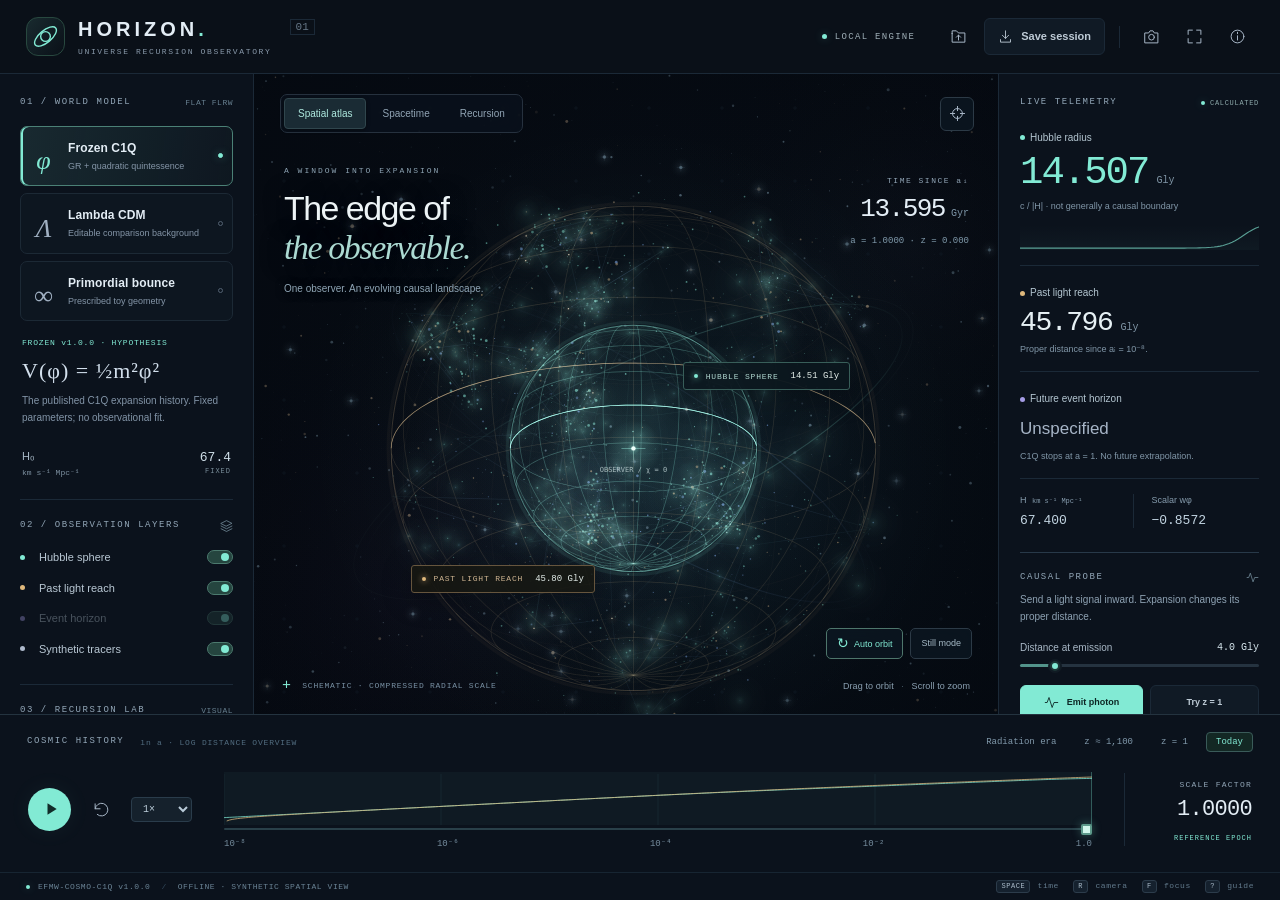
<file: index.html>
<!DOCTYPE html>
<html lang="en">
<head>
<meta charset="utf-8">
<meta name="viewport" content="width=device-width,initial-scale=1">
<meta name="theme-color" content="#080e16">
<meta name="description" content="Horizon: a standalone universe recursion observatory. Explore cosmological horizons, light signals, and a frozen quintessence background, entirely offline.">
<title>HORIZON — Universe Recursion Observatory</title>
<style>:root{color-scheme:dark;--bg:#070c13;--panel:#0b121c;--line:#1b2937;--muted:#8a9aab;--text:#e3edf5;--accent:#82ead4;--accent-rgb:130,234,212;--gold:#dfb87c;--violet:#a59ce5;--mono:'SFMono-Regular',Consolas,'Liberation Mono',monospace;--sans:Inter,'Segoe UI',Arial,sans-serif}
*{box-sizing:border-box}html,body{margin:0;width:100%;min-height:100%;background:var(--bg);color:var(--text);font:13px/1.5 var(--sans)}body{overflow:hidden}button,input,select{font:inherit}button{color:inherit;cursor:pointer}button:disabled{cursor:not-allowed;opacity:.38}button,select{border:0}button{background:transparent}button:hover{color:#fff}button:focus-visible,input:focus-visible,select:focus-visible,a:focus-visible{outline:2px solid var(--accent);outline-offset:4px}a{color:var(--accent);text-underline-offset:4px}svg{width:20px;height:20px;fill:none;stroke:currentColor;stroke-width:1.4;stroke-linecap:round;stroke-linejoin:round;flex-shrink:0}button svg{pointer-events:none}[hidden]{display:none!important}.icon-library{position:absolute;width:0;height:0;overflow:hidden}.app{display:grid;grid-template-columns:254px minmax(380px,1fr) 282px;grid-template-rows:74px minmax(440px,1fr) 186px;height:100dvh;min-height:700px;max-width:2400px;margin:auto}.topbar{grid-column:1/-1;display:flex;align-items:center;justify-content:space-between;border-bottom:1px solid var(--line);padding:0 26px;background:#0a1018;z-index:5}.brand{display:flex;align-items:center;gap:13px}.brand-mark{display:grid;place-items:center;width:39px;height:39px;color:var(--accent);border:1px solid #28483f;border-radius:12px;background:linear-gradient(130deg,rgba(var(--accent-rgb),.12),transparent)}.brand-mark svg{width:29px;height:29px;stroke-width:1.15}.brand strong{font-size:20px;font-weight:650;letter-spacing:4px;line-height:1.15;display:block}.brand-dot{color:var(--accent)}.brand-sub{display:block;font:8px var(--mono);letter-spacing:1.65px;margin-top:6px;color:var(--muted)}.edition{font:11px var(--mono);align-self:flex-start;margin:2px 0 0 5px;color:#667787;border:1px solid var(--line);padding:1px 5px}.top-actions{display:flex;align-items:center;gap:9px}.offline{font:9px var(--mono);color:#9fafb7;letter-spacing:1.3px;margin-right:17px;display:flex;align-items:center;gap:8px}.offline i,.live-mark i,.status-dot{width:5px;height:5px;border-radius:50%;background:var(--accent);display:inline-block;box-shadow:0 0 8px rgba(var(--accent-rgb),.3)}.divider{width:1px;height:22px;background:var(--line);margin:0 5px}.icon-button{width:34px;height:34px;display:inline-flex;align-items:center;justify-content:center;color:#a7b7c7;border:1px solid transparent;border-radius:6px;flex-shrink:0;transition:.18s}.icon-button:hover{background:#18232f;border-color:#2c3b4a;color:var(--accent)}.icon-button svg{width:17px;height:17px}.button{display:inline-flex;align-items:center;justify-content:center;gap:8px;border-radius:6px;font-size:11px;font-weight:550;line-height:1.3;padding:10px 13px;white-space:nowrap;border:1px solid var(--line);transition:.18s}.button svg{width:15px;height:15px}.subtle{background:#101a25;color:#becbd6}.subtle:hover{border-color:#3a5462;background:#16232e}.primary{background:var(--accent);color:#0c2624;border-color:var(--accent)}.primary:hover{color:#001410;background:#b3f6e8;box-shadow:0 0 16px rgba(var(--accent-rgb),.15)}.sidebar{background:var(--panel);padding:22px 20px 12px;overflow:auto;scrollbar-width:thin;scrollbar-color:#263544 transparent}.left-panel{border-right:1px solid var(--line)}.right-panel{border-left:1px solid var(--line);padding-left:21px;padding-right:21px}.panel-heading{display:flex;align-items:center;justify-content:space-between;margin-bottom:16px;gap:8px}.eyebrow{font:9px var(--mono);font-weight:500;letter-spacing:1.55px;color:#93a7b8;line-height:1.5}.micro-label{font:8px var(--mono);color:#688090;letter-spacing:.5px;white-space:nowrap}.model-list{display:flex;flex-direction:column;gap:7px}.model-card{display:flex;align-items:center;gap:11px;text-align:left;padding:12px 9px;border:1px solid #1c2935;border-radius:7px;width:100%;transition:.2s;background:#0d1620}.model-card:hover{border-color:#44615f;background:#12202a}.model-card.selected{border-color:#4b8176;background:linear-gradient(100deg,rgba(var(--accent-rgb),.11),rgba(var(--accent-rgb),.025));box-shadow:inset 2px 0 0 var(--accent)}.model-icon{display:grid;place-items:center;width:27px;height:29px;color:#a0b0c2;font-family:Georgia,serif;font-size:26px;flex-shrink:0;font-style:italic}.model-card.selected .model-icon{color:var(--accent)}.model-card strong{display:block;font-size:12px;letter-spacing:.1px;font-weight:550}.model-card small{display:block;color:#8495a7;font-size:9px;margin-top:3px}.model-dot{width:5px;height:5px;flex-shrink:0;border:1px solid #526171;border-radius:50%;margin-left:auto}.selected .model-dot{background:var(--accent);border-color:var(--accent);box-shadow:0 0 9px rgba(var(--accent-rgb),.35)}.model-details{padding:17px 2px 0}.detail-tag{font:8px var(--mono);color:var(--accent);letter-spacing:.8px}.equation{font:22px Georgia,'Times New Roman',serif;color:#d2dfec;letter-spacing:1px;margin:11px 0 8px}.model-details p,.microcopy{color:#8294a7;font-size:10px;line-height:1.7;margin:7px 0 12px}.parameter-row{display:flex;align-items:center;justify-content:space-between;padding:10px 0 2px;font-size:11px;color:#a6b7c5}.parameter-row small{display:block;color:#7c8f9f;font:8px var(--mono);margin-top:3px}.parameter-row b{font:13px var(--mono);font-weight:400;color:#d0dfe9}.lock-label{display:block;text-align:right;font:7px var(--mono);color:#7a8e9a;letter-spacing:1px;margin-top:2px}.spaced{border-top:1px solid var(--line);padding-top:19px;margin-top:20px;margin-bottom:10px}.heading-icon{width:13px;height:13px;color:#78909f}.toggle-row{display:flex;align-items:center;justify-content:space-between;position:relative;padding:7px 0;font-size:11px;color:#b9c8d4;cursor:pointer;gap:8px}.toggle-row>span:first-child{display:flex;align-items:center;gap:9px}.key-dot{display:inline-block;width:5px;height:5px;flex-shrink:0;border-radius:50%;vertical-align:middle;margin-right:5px}.teal{background:var(--accent)}.gold{background:var(--gold)}.violet{background:var(--violet)}.neutral{background:#aebacc}.toggle-row input{position:absolute;right:0;opacity:0;width:28px;height:18px;margin:0}.toggle-row .switch{width:26px;height:14px;background:#22303d;border:1px solid #33414e;border-radius:10px;position:relative;transition:.2s;flex-shrink:0}.switch:after{content:'';width:8px;height:8px;position:absolute;top:2px;left:3px;border-radius:50%;background:#7990a0;transition:.2s}.toggle-row input:checked+.switch{background:#25453f;border-color:#4c7a6e}.toggle-row input:checked+.switch:after{left:13px;background:var(--accent)}.toggle-row input:focus-visible+.switch{outline:2px solid var(--accent);outline-offset:3px}.toggle-row:has(input:disabled){opacity:.35;cursor:not-allowed}.slider-label{display:flex;justify-content:space-between;align-items:center;color:#a9b8c6;font-size:10px;margin:15px 0 8px;gap:9px}.slider-label output{font:10px var(--mono);color:#d8e8ef;white-space:nowrap}input[type=range]{appearance:none;-webkit-appearance:none;width:100%;height:3px;background:linear-gradient(to right,rgba(var(--accent-rgb),.6) 0%,rgba(var(--accent-rgb),.6) var(--fill,50%),#253340 var(--fill,50%),#253340 100%);display:block;border-radius:5px;cursor:pointer;margin:9px 0 15px;padding:0;touch-action:pan-y}input[type=range]::-webkit-slider-thumb{appearance:none;-webkit-appearance:none;width:10px;height:10px;border-radius:50%;background:var(--accent);border:2px solid #1c3636;box-shadow:0 0 0 2px #111b24;transition:box-shadow .15s}input[type=range]::-moz-range-thumb{width:8px;height:8px;border-radius:50%;background:var(--accent);border:2px solid #1c3636}input[type=range]:hover::-webkit-slider-thumb{box-shadow:0 0 0 3px #28483e}.recursion-entry{display:flex;width:100%;align-items:center;justify-content:space-between;border:1px solid #35404e;border-radius:5px;padding:9px 11px;margin-top:18px;background:linear-gradient(110deg,rgba(155,143,212,.07),transparent);font-size:10px;color:#ced6e8}.recursion-entry:hover{border-color:var(--violet);background:#1c2031}.microcopy{font-size:9px;margin-top:9px}.palette-row{display:flex;align-items:center;justify-content:space-between;border-top:1px solid var(--line);padding-top:15px;margin-top:20px}.swatches{display:flex;gap:9px}.swatch{width:15px;height:15px;border-radius:50%;border:3px solid var(--panel);outline:1px solid #384554;transition:.2s}.swatch.active{outline:1px solid #a5b5c2}.swatch.aurora{background:#82ead4}.swatch.violet{background:#b4a2fb}.swatch.ember{background:#f8bd82}.universe-panel{position:relative;isolation:isolate;overflow:hidden;background:#060b13;min-width:0;min-height:0}.universe-panel>canvas{position:absolute;inset:0;width:100%;height:100%;cursor:grab;touch-action:none}.universe-panel>canvas:active{cursor:grabbing}.view-top{position:absolute;z-index:2;top:20px;left:26px;right:24px;display:flex;align-items:center;justify-content:space-between;pointer-events:none}.view-top>*{pointer-events:auto}.view-tabs{display:flex;padding:3px;border:1px solid #26313e;border-radius:7px;background:rgba(10,18,29,.82);backdrop-filter:blur(16px);gap:2px}.view-tabs button{font-size:10px;padding:7px 13px;border-radius:4px;color:#91a4b5;border:1px solid transparent;transition:.2s}.view-tabs button:hover{color:#d2e9e5}.view-tabs .active{background:#1a2b34;border-color:#30464d;color:#aee9df;box-shadow:0 1px 4px #0005}.glass{background:rgba(13,24,35,.76);border:1px solid #2c3a46;backdrop-filter:blur(12px)}.scene-title{position:absolute;left:30px;top:91px;pointer-events:none;z-index:1}.scene-title .eyebrow{font-size:8px;letter-spacing:2px;color:#8ea4b4}.scene-title h1{font-size:clamp(27px,2.65vw,43px);line-height:1.16;font-weight:350;letter-spacing:-1.5px;margin:12px 0 13px;color:#edf4f6;text-shadow:0 2px 25px #060a12}.scene-title h1 em{font-family:Georgia,'Times New Roman',serif;font-weight:400;font-style:italic;letter-spacing:-1.4px;color:#acdad2}.scene-title p{font-size:10px;color:#8fa5b5;margin:0;text-shadow:0 1px 10px #000}.epoch-badge{position:absolute;top:95px;right:29px;text-align:right;pointer-events:none;z-index:1}.epoch-badge>.eyebrow{font-size:8px;letter-spacing:1.5px}.epoch-badge>div{display:flex;align-items:baseline;justify-content:flex-end;gap:6px;margin:5px 0 5px}.epoch-badge>div>span{font:26px var(--mono);font-weight:300;letter-spacing:-1.5px}.epoch-badge small{font:10px var(--mono);color:#7d95a7}.epoch-badge>span:last-child{font:9px var(--mono);color:#809aab}.scene-label{position:absolute;z-index:1;display:flex;align-items:center;gap:8px;padding:8px 10px;border:1px solid #385e59;border-radius:3px;background:#0b171ed9;backdrop-filter:blur(12px);font:8px var(--mono);letter-spacing:.8px;pointer-events:none;color:#b2d9d2;white-space:nowrap;box-shadow:0 5px 30px #0004}.scene-label i{width:4px;height:4px;background:var(--accent);border-radius:50%;box-shadow:0 0 6px var(--accent)}.scene-label b{font-size:9px;font-weight:400;letter-spacing:0;color:#e3ede9;padding-left:4px}.scene-label.past{border-color:#66553d;color:#cfb592;background:#191810bf}.scene-label.past i{background:var(--gold);box-shadow:0 0 6px var(--gold)}.scene-bottom{position:absolute;left:28px;right:28px;bottom:20px;display:flex;align-items:center;justify-content:space-between;gap:15px;pointer-events:none;color:#7991a4;font:8px var(--mono);letter-spacing:.75px}.tiny-cross{font-style:normal;color:var(--accent);font-size:15px;margin-right:5px;vertical-align:middle}.camera-hint{font:9px var(--sans);letter-spacing:.1px;color:#8ba0b1;white-space:nowrap}.camera-hint span{padding:0 5px;color:#485b6b}.viewport-tools{position:absolute;right:26px;bottom:55px;display:flex;gap:7px}.small-button{font-size:9px;color:#a6bac7;border-radius:5px;padding:7px 10px}.small-button[aria-pressed=true]{border-color:#4e766b;color:var(--accent)}.small-button:hover{background:#1c303d}.mini-orbit{font-size:14px;line-height:1;vertical-align:-1px;margin-right:3px}.live-mark{display:flex;gap:5px;align-items:center;font:7px var(--mono);letter-spacing:.7px;color:#8eaaab}.live-mark i{width:4px;height:4px}.telemetry{border-bottom:1px solid var(--line);padding:16px 0 15px}.hero-metric{padding-top:1px}.telemetry>span{font-size:10px;color:#b4c6d1}.telemetry>div:not(.metric-spark){display:flex;align-items:baseline;gap:8px;margin-top:5px}.telemetry strong{font:28px var(--mono);font-weight:400;letter-spacing:-1.4px;color:#e6f0f4}.telemetry small{font:10px var(--mono);color:#8197a7}.telemetry p{font-size:9px;color:#8096a7;line-height:1.6;margin:4px 0 0}.telemetry.hero-metric strong{font-size:39px;letter-spacing:-2px;color:var(--accent)}.metric-spark{height:25px;margin-top:12px;background:linear-gradient(0deg,rgba(var(--accent-rgb),.035),transparent)}.metric-spark svg{width:100%;height:100%}.metric-spark path{stroke:var(--accent);stroke-width:1.1;fill:none;opacity:.65;vector-effect:non-scaling-stroke}.telemetry strong.text-value{font:17px var(--sans);font-weight:400;letter-spacing:0;color:#a7b5c7;margin:6px 0}.event-metric{padding-bottom:15px}.compact-metrics{display:flex;gap:10px;margin:15px 0 24px}.compact-metrics>div{width:50%;border-right:1px solid var(--line)}.compact-metrics>div:last-child{border:0;padding-left:7px}.compact-metrics span{display:block;font-size:9px;color:#859bac}.compact-metrics small{font:7px var(--mono);padding-left:3px}.compact-metrics b{display:block;font:13px var(--mono);color:#c4d6e3;margin-top:5px}.probe{border-top:1px solid #283949;padding-top:18px}.probe>.panel-heading{margin-bottom:8px}.probe>p{font-size:10px;line-height:1.65;color:#8ea2b3;margin:8px 0 12px}.probe-buttons{display:flex;gap:7px;margin:18px 0 13px}.probe-buttons .button{font-size:9px;padding:9px 8px;flex:1}.probe-buttons .primary{flex:1.15}.probe-result{display:flex;gap:8px;padding:11px;background:#101b27;border:1px solid #253544;border-radius:5px;min-height:75px}.probe-status-dot{width:4px;height:4px;flex-shrink:0;border-radius:50%;background:var(--gold);margin-top:5px}.probe-result strong{display:block;font-size:10px;font-weight:500;color:#cad9e4}.probe-result p{margin:4px 0 0;color:#8fa6b8;font-size:9px;line-height:1.6}.text-button{font-size:9px;padding:8px 0;color:#9cbeb9;text-align:left}.text-button:hover{color:var(--accent);text-decoration:underline}.text-button.inline{padding:0;display:inline;font-size:inherit}.evidence-note{display:flex;gap:8px;margin-top:21px;color:#71899c}.evidence-note p{margin:0;font-size:9px;line-height:1.7}.evidence-icon{border:1px solid #3c5263;border-radius:50%;width:13px;height:13px;display:grid;place-items:center;font:9px Georgia;flex-shrink:0;margin-top:2px}.timeline-panel{grid-column:1/-1;border-top:1px solid #24333f;background:#0b121c;z-index:3;display:flex;flex-direction:column}.timeline-top{display:flex;align-items:center;justify-content:space-between;padding:17px 27px 0;gap:15px}.timeline-top>div:first-child{display:flex;align-items:center;gap:16px}.timeline-coordinate{font:8px var(--mono);letter-spacing:.8px;color:#526d80}.presets{display:flex;align-items:center;gap:8px}.presets button{font:9px var(--mono);color:#8199ab;border:1px solid transparent;border-radius:4px;padding:4px 9px}.presets button.active{border-color:#3a5b59;color:var(--accent);background:#132824}.presets button:hover{color:var(--accent);background:#152331}.timeline-body{display:flex;align-items:center;gap:32px;padding:11px 28px 17px;flex:1;min-height:0}.transport{display:flex;align-items:center;gap:13px;flex-shrink:0}.play-button{height:43px;width:43px;display:grid;place-items:center;background:var(--accent);color:#112c29;border-radius:50%;transition:.2s;box-shadow:0 0 25px rgba(var(--accent-rgb),.06)}.play-button:hover{background:#bdf8eb;box-shadow:0 0 23px rgba(var(--accent-rgb),.2);transform:scale(1.04)}.play-button svg{width:20px;height:20px;stroke-width:1.6}.play-button use[href='#i-play']{fill:currentColor;stroke-width:0}.speed-label{font:9px var(--mono);color:#6f889b;position:absolute;width:1px;height:1px;overflow:hidden;clip-path:inset(50%)}select{background:#15212c;color:#b9cbd8;border:1px solid #2a3c4b;border-radius:4px;padding:5px 7px;font:10px var(--mono);cursor:pointer}.timeline-plot{flex:1;min-width:0;height:74px;position:relative;align-self:center}.timeline-plot canvas{width:100%;height:53px;position:absolute;top:0;pointer-events:none}.timeline-plot input{position:absolute;left:0;right:0;bottom:16px;margin:0;background:#294049;height:2px}.timeline-plot input::-webkit-slider-thumb{width:11px;height:11px;background:#d1f6eb;border-color:#5d998a;border-radius:2px;box-shadow:0 0 10px rgba(var(--accent-rgb),.35)}.timeline-ticks{display:flex;align-items:center;justify-content:space-between;position:absolute;left:0;right:0;bottom:-3px;font:9px var(--mono);color:#758c9d;pointer-events:none}.timeline-readout{width:128px;flex-shrink:0;padding-left:22px;border-left:1px solid var(--line);text-align:right}.timeline-readout .eyebrow{font-size:8px;letter-spacing:1.25px}.timeline-readout strong{display:block;font:22px var(--mono);margin:5px 0 4px;letter-spacing:-.7px}.timeline-readout>span:last-child{font:7px var(--mono);color:var(--accent);letter-spacing:1px}.statusbar{display:flex;align-items:center;justify-content:space-between;gap:15px;border-top:1px solid #172532;min-height:28px;padding:0 26px;font:8px var(--mono);color:#6b8496;letter-spacing:.55px}.statusbar>span:first-child{display:flex;align-items:center;gap:8px}.status-separator{color:#344b5e;padding:0 3px}.status-dot{width:4px;height:4px}.shortcuts{color:#637b8d;white-space:nowrap}kbd{display:inline-block;font:8px var(--mono);line-height:1.4;background:#15212e;border:1px solid #2c3c4b;border-radius:3px;color:#acbdcb;padding:1px 4px;margin:0 2px}.shortcuts kbd{font-size:7px;margin:0 2px 0 9px}.recursion-badge{position:absolute;left:30px;bottom:80px;display:flex;flex-direction:column;pointer-events:none;border-left:1px solid #5f6b96;padding-left:14px}.recursion-badge strong{font:41px var(--mono);font-weight:300;letter-spacing:-3px;color:#c5c4ee;line-height:1.2;margin:7px 0}.recursion-badge>span:last-child{font-size:8px;color:#838ca8}.focus-exit{position:absolute;top:20px;right:25px;z-index:5}.app.focus{grid-template-columns:1fr;grid-template-rows:74px 1fr}.app.focus .sidebar,.app.focus .timeline-panel{display:none}.app.focus .universe-panel{grid-column:1}.app.focus .view-top{right:195px}.app.focus .epoch-badge{top:110px}.toast{position:fixed;bottom:38px;left:50%;max-width:min(600px,90vw);transform:translate(-50%,12px);background:#192c36;border:1px solid #41655f;box-shadow:0 8px 40px #0008;padding:13px 19px;border-radius:7px;color:#d0e5e0;font-size:12px;z-index:100;opacity:0;pointer-events:none;transition:.22s}.toast.visible{opacity:1;transform:translate(-50%,0)}dialog{background:#0e1823;color:#c4d4df;border:1px solid #344a5c;border-radius:12px;padding:0;max-width:900px;width:calc(100% - 48px);max-height:88vh;box-shadow:0 25px 120px #0009}dialog::backdrop{background:#030811b8;backdrop-filter:blur(8px)}.dialog-heading{display:flex;justify-content:space-between;align-items:center;padding:23px 29px 21px;border-bottom:1px solid #283b4b;gap:15px;background:#111d2a}.dialog-heading h2{font-weight:350;font-size:28px;letter-spacing:-.7px;margin:7px 0 0;color:#e8f0f3}.dialog-content{padding:8px 29px 26px;font-size:12px;line-height:1.75}.lead{color:var(--accent);font:italic 21px Georgia;margin:20px 0 25px}.guide-grid{display:grid;grid-template-columns:1fr 1fr;gap:30px;margin:22px 0}.guide-number{font:11px var(--mono);color:#5c9c91}.guide-grid h3,.guide-callout h3,.sources h3{font-size:13px;font-weight:550;color:#e0e9ed;margin:7px 0 13px}.guide-grid p{color:#9dafbf;margin:9px 0}.guide-grid b{color:#c9d9e5;font-weight:550}.guide-callout{border:1px solid #4e4d64;border-left:2px solid #ad9be0;padding:13px 20px;background:#1b1f31;border-radius:5px;font-size:11px;color:#b6b8ce}.guide-callout h3{margin:0 0 8px;color:#d1c9f0}.guide-callout p{margin:0}.sources{border-top:1px solid #283c4d;padding-top:13px}.sources a{display:block;font-size:11px;margin:7px 0;text-decoration:none}.sources a:hover{text-decoration:underline}.sources p{font-size:10px;color:#728d9e;margin-top:19px}.noscript{padding:20px;background:#513827;color:white;text-align:center;position:fixed;inset:0 0 auto;z-index:999}
.spacetime .scene-title{max-width:calc(100% - 200px)}.spacetime .scene-title h1{font-size:28px;line-height:1.2;letter-spacing:-.8px}.spacetime .scene-title h1 em{letter-spacing:-.8px}.spacetime .viewport-tools{display:none}
@media(min-width:1700px){.app{grid-template-columns:280px 1fr 310px;grid-template-rows:80px minmax(510px,1fr) 206px}.sidebar{padding-left:26px;padding-right:26px}.scene-title{top:105px;left:36px}.epoch-badge{top:109px;right:36px}.scene-title h1{font-size:49px}.timeline-body{padding-bottom:23px}.model-card{padding:14px 11px}.spaced{margin-top:25px;padding-top:24px}.telemetry{padding-top:20px;padding-bottom:20px}.hero-metric{padding-top:5px}}
@media(max-height:820px) and (min-width:1051px){.app{grid-template-rows:64px minmax(410px,1fr) 158px;min-height:640px}.sidebar{padding-top:16px}.spaced{margin-top:15px;padding-top:14px}.model-card{padding-top:10px;padding-bottom:10px}.scene-title{top:81px}.scene-title h1{font-size:32px}.epoch-badge{top:86px}.timeline-top{padding-top:10px}.timeline-body{padding-top:4px;padding-bottom:11px}.telemetry{padding-top:11px;padding-bottom:11px}.hero-metric{padding-top:0}.compact-metrics{margin:13px 0 18px}.probe{padding-top:15px}.evidence-note{margin-top:14px}.scene-bottom{bottom:15px}.viewport-tools{bottom:44px}.model-details{padding-top:13px}.equation{font-size:20px;margin-top:8px}}
@media(max-width:1200px) and (min-width:1051px){.app{grid-template-columns:222px minmax(380px,1fr) 245px}.sidebar{padding-left:15px;padding-right:15px}.model-card{gap:6px}.model-card small{font-size:8px}.scene-title{left:23px;top:84px}.scene-title h1{font-size:31px}.epoch-badge{top:94px;right:21px}.epoch-badge>div>span{font-size:22px}.view-top{left:20px;right:20px}.view-tabs button{padding:6px 9px}.live-mark{font-size:6px}.eyebrow{font-size:8px}.camera-hint{display:none}.timeline-body{gap:24px}.brand-sub{font-size:7px}.scene-title p{max-width:190px}.scene-label{font-size:7px;gap:5px}}
@media(max-width:1050px){body{overflow:auto}.app{height:auto;min-height:100dvh;grid-template-columns:230px minmax(0,1fr);grid-template-rows:70px 620px auto auto}.topbar{padding:0 20px}.offline{display:none}.right-panel{grid-column:1/-1;display:grid;grid-template-columns:1fr 1fr 1fr;gap:0 24px;border:0;border-top:1px solid var(--line);padding:20px}.right-panel>.panel-heading{grid-column:1/-1}.right-panel .compact-metrics{grid-column:1;display:block}.compact-metrics>div{border:0;width:100%;padding:6px 0!important}.probe{grid-column:2/4;border:0;max-width:none;padding:17px 0 0}.probe-buttons{justify-content:flex-start}.probe-buttons .button{flex:0}.evidence-note{grid-column:1/-1;margin-top:18px}.timeline-panel{grid-row:3}.right-panel{grid-row:4}.left-panel{padding-left:16px;padding-right:16px}.scene-title h1{font-size:36px}.epoch-badge>div>span{font-size:24px}.scene-title{left:23px}.epoch-badge{right:24px}.timeline-coordinate{display:none}.timeline-body{gap:20px;padding:16px 20px}.timeline-top{padding-left:20px;padding-right:20px}.timeline-readout{width:115px;padding-left:15px}.shortcuts{display:none}.app.focus{height:100dvh;grid-template-rows:70px 1fr;min-height:600px}.app.focus .universe-panel{grid-row:2}.app.focus .right-panel{display:none}}
@media(max-width:720px){.app{grid-template-columns:1fr;grid-template-rows:64px 570px auto auto auto}.topbar{padding:0 14px}.brand strong{font-size:17px;letter-spacing:2.5px}.brand-sub{font-size:6px;letter-spacing:.9px}.brand{gap:8px}.brand-mark{width:32px;height:32px;border-radius:9px}.brand-mark svg{width:24px;height:24px}.edition{display:none}.top-actions{gap:2px}.top-actions .button{padding:8px}.top-actions .button span,.top-actions .divider{display:none}.top-actions .icon-button{width:29px}.universe-panel{grid-column:1;grid-row:2}.left-panel{grid-row:4;grid-column:1;display:block;border-right:0;border-top:1px solid var(--line);padding:22px}.model-list{display:grid;grid-template-columns:1fr 1fr 1fr;gap:7px}.model-card{display:block;padding:11px 8px;text-align:center}.model-icon{margin:0 auto 5px}.model-card strong{font-size:11px}.model-card small{font-size:8px;min-height:24px}.model-dot{display:none}.model-details{max-width:none;padding:18px 0 0}.model-details p{font-size:11px}.right-panel{grid-row:5;grid-template-columns:1fr 1fr;gap:0 20px}.right-panel>.panel-heading{grid-column:1/-1}.right-panel .event-metric{grid-column:1/-1}.right-panel .compact-metrics{grid-column:1;grid-row:auto}.probe{grid-column:2;grid-row:auto}.probe-buttons{flex-direction:column}.telemetry.hero-metric strong{font-size:32px}.telemetry strong{font-size:29px}.telemetry.event-metric>div:not(.metric-spark){display:inline-flex}.timeline-panel{grid-row:3}.timeline-top{display:block;padding:16px 16px 0}.timeline-top>div:first-child{margin-bottom:10px}.presets{justify-content:space-between;gap:4px}.presets button{font-size:8px;padding:4px 7px}.timeline-body{gap:12px;padding:13px 16px 20px}.transport{gap:8px;display:grid;grid-template-columns:36px 30px}.play-button{width:36px;height:36px}.transport select{grid-column:1/3;width:66px}.transport .icon-button{width:30px;height:30px}.timeline-readout{width:89px;padding-left:10px}.timeline-readout strong{font-size:18px}.timeline-readout .eyebrow{font-size:7px}.timeline-readout>span:last-child{font-size:6px}.timeline-ticks{font-size:8px}.timeline-plot{height:76px}.statusbar{padding:7px 15px;font-size:7px;min-height:35px}.statusbar>span:first-child{flex-wrap:wrap;gap:5px}.status-separator{padding:0}.view-top{top:15px;left:17px;right:17px}.view-tabs button{font-size:9px;padding:7px 10px}.scene-title{top:80px;left:20px}.scene-title h1{font-size:32px;letter-spacing:-1px}.scene-title .eyebrow{font-size:7px;letter-spacing:1.4px}.scene-title p{font-size:9px;max-width:185px;line-height:1.5}.epoch-badge{top:88px;right:19px}.epoch-badge>div>span{font-size:21px}.epoch-badge>span:last-child{font-size:7px}.epoch-badge>.eyebrow{font-size:7px;letter-spacing:.7px}.epoch-badge small{font-size:8px}.scene-label{font-size:7px;padding:7px;gap:5px}.scene-label b{font-size:8px}.scene-bottom{left:19px;right:19px;font-size:6px;bottom:17px}.camera-hint{font-size:8px}.viewport-tools{right:18px;bottom:46px}.small-button{font-size:8px}.recursion-badge{left:20px;bottom:70px}.scene-title h1 em{letter-spacing:-1px}.dialog-heading{padding:18px}.dialog-heading h2{font-size:23px}.dialog-content{padding:5px 18px 20px}.guide-grid{grid-template-columns:1fr;gap:15px}.guide-callout{padding:12px}.lead{font-size:20px}dialog{width:calc(100% - 24px);max-height:92vh}.app.focus{grid-template-rows:64px 1fr}.app.focus .view-top{right:17px}.app.focus .view-top>#reset-camera{visibility:hidden}.focus-exit{top:auto;bottom:85px;right:18px;font-size:9px;padding:8px}.palette-row{margin-top:22px}.left-panel .microcopy{font-size:10px}}
@media(prefers-reduced-motion:reduce){*{scroll-behavior:auto!important;transition:none!important}}
</style>
</head>
<body>
<svg class="icon-library" xmlns="http://www.w3.org/2000/svg" aria-hidden="true"><defs>
  <symbol id="i-orbit" viewBox="0 0 24 24"><circle cx="12" cy="12" r="4"/><ellipse cx="12" cy="12" rx="11" ry="5" transform="rotate(-40 12 12)"/></symbol>
  <symbol id="i-play" viewBox="0 0 24 24"><path d="m9 5 11 7-11 7Z"/></symbol>
  <symbol id="i-pause" viewBox="0 0 24 24"><path d="M8 5v14M16 5v14"/></symbol>
  <symbol id="i-reset" viewBox="0 0 24 24"><path d="M3 11a9 9 0 1 1 3 8M3 4v7h7"/></symbol>
  <symbol id="i-expand" viewBox="0 0 24 24"><path d="M9 3H3v6m12-6h6v6M3 15v6h6m12-6v6h-6"/></symbol>
  <symbol id="i-download" viewBox="0 0 24 24"><path d="M12 3v12m-5-5 5 5 5-5M4 17v4h16v-4"/></symbol>
  <symbol id="i-open" viewBox="0 0 24 24"><path d="M3 8V4h6l3 3h9v13H3V8Zm9 9V10m-3 3 3-3 3 3"/></symbol>
  <symbol id="i-camera" viewBox="0 0 24 24"><path d="M3 7h5l2-3h4l2 3h5v14H3Z"/><circle cx="12" cy="13" r="4"/></symbol>
  <symbol id="i-info" viewBox="0 0 24 24"><circle cx="12" cy="12" r="9"/><path d="M12 11v6m0-11v2"/></symbol>
  <symbol id="i-wave" viewBox="0 0 24 24"><path d="M2 12h3l3-8 5 16 3-8h6"/></symbol>
  <symbol id="i-cross" viewBox="0 0 24 24"><path d="m5 5 14 14M5 19 19 5"/></symbol>
  <symbol id="i-target" viewBox="0 0 24 24"><circle cx="12" cy="12" r="7"/><path d="M12 2v6m0 8v6M2 12h6m8 0h6"/></symbol>
  <symbol id="i-layers" viewBox="0 0 24 24"><path d="m2 8 10-5 10 5-10 5Zm0 5 10 5 10-5M2 18l10 5 10-5"/></symbol>
</defs></svg>
<noscript><div class="noscript">HORIZON needs JavaScript enabled to calculate backgrounds and render the simulator. It makes no network requests.</div></noscript>
<div class="app" id="app">
  <header class="topbar">
    <div class="brand"><span class="brand-mark"><svg><use href="#i-orbit"/></svg></span><div><strong>HORIZON<span class="brand-dot">.</span></strong><span class="brand-sub">UNIVERSE RECURSION OBSERVATORY</span></div><span class="edition">01</span></div>
    <div class="top-actions"><span class="offline"><i></i>LOCAL ENGINE</span>
      <button class="icon-button" id="open-session" title="Open a saved session" aria-label="Open a saved session"><svg><use href="#i-open"/></svg></button>
      <button class="button subtle" id="save-session" title="Save parameters and camera as JSON"><svg><use href="#i-download"/></svg><span>Save session</span></button>
      <span class="divider"></span>
      <button class="icon-button" id="capture" title="Capture the viewport as PNG" aria-label="Capture the viewport as PNG"><svg><use href="#i-camera"/></svg></button>
      <button class="icon-button" id="fullscreen" title="Focus view (F)" aria-label="Toggle focus view"><svg><use href="#i-expand"/></svg></button>
      <button class="icon-button" id="about-button" title="Physics, sources and keyboard controls (?)" aria-label="Physics, sources and keyboard controls"><svg><use href="#i-info"/></svg></button>
    </div>
  </header>

  <aside class="sidebar left-panel" aria-label="Simulation controls">
    <div class="panel-heading"><span class="eyebrow">01 / WORLD MODEL</span><span class="micro-label">FLAT FLRW</span></div>
    <div class="model-list" aria-label="Background model">
      <button class="model-card selected" data-model="c1q" aria-pressed="true"><span class="model-icon">φ</span><span><strong>Frozen C1Q</strong><small>GR + quadratic quintessence</small></span><span class="model-dot"></span></button>
      <button class="model-card" data-model="lcdm" aria-pressed="false"><span class="model-icon">Λ</span><span><strong>Lambda CDM</strong><small>Editable comparison background</small></span><span class="model-dot"></span></button>
      <button class="model-card" data-model="bounce" aria-pressed="false"><span class="model-icon infinity">∞</span><span><strong>Primordial bounce</strong><small>Prescribed toy geometry</small></span><span class="model-dot"></span></button>
    </div>
    <div class="model-details">
      <div class="detail-tag" id="model-tag">FROZEN v1.0.0 · HYPOTHESIS</div>
      <div class="equation" id="model-equation">V(φ) = ½m²φ²</div>
      <p id="model-description">The published C1Q expansion history. Fixed parameters; no observational fit.</p>
      <div class="parameter-row"><span id="parameter-label">H₀ <small>km s⁻¹ Mpc⁻¹</small></span><b id="parameter-value">67.4 <span class="lock-label">FIXED</span></b></div>
      <div id="lcdm-controls" hidden>
        <label class="slider-label" for="h0"><span>Hubble constant</span><output id="h0-out">67.4</output></label><input id="h0" type="range" min="50" max="90" step="0.1" value="67.4">
        <label class="slider-label" for="matter"><span>Matter fraction Ωₘ</span><output id="matter-out">0.3154</output></label><input id="matter" type="range" min="0.1" max="0.5" step="0.0001" value="0.3154">
      </div>
      <div id="bounce-controls" hidden><label class="slider-label" for="tau"><span>Bounce timescale τ</span><output id="tau-out">5.0 Gyr</output></label><input id="tau" type="range" min="1" max="10" step="0.1" value="5"></div>
    </div>
    <div class="panel-heading spaced"><span class="eyebrow">02 / OBSERVATION LAYERS</span><svg class="heading-icon"><use href="#i-layers"/></svg></div>
    <label class="toggle-row"><span><i class="key-dot teal"></i>Hubble sphere</span><input id="layer-hubble" type="checkbox" checked><span class="switch"></span></label>
    <label class="toggle-row"><span><i class="key-dot gold"></i>Past light reach</span><input id="layer-past" type="checkbox" checked><span class="switch"></span></label>
    <label class="toggle-row" id="event-toggle-row"><span><i class="key-dot violet"></i>Event horizon</span><input id="layer-event" type="checkbox" checked><span class="switch"></span></label>
    <label class="toggle-row"><span><i class="key-dot neutral"></i>Synthetic tracers</span><input id="layer-tracers" type="checkbox" checked><span class="switch"></span></label>
    <div class="panel-heading spaced"><span class="eyebrow">03 / RECURSION LAB</span><span class="micro-label">VISUAL</span></div>
    <label class="slider-label" for="depth"><span>Nesting depth</span><output id="depth-out">6 layers</output></label><input id="depth" type="range" min="2" max="10" step="1" value="6">
    <label class="slider-label" for="ratio"><span>Scale ratio</span><output id="ratio-out">0.62</output></label><input id="ratio" type="range" min="0.38" max="0.78" step="0.01" value="0.62">
    <button class="recursion-entry" id="enter-recursion"><span>Enter the recursion</span><span>↗</span></button>
    <p class="microcopy">Geometric nesting is an artistic lens, not a predicted population of universes.</p>
    <div class="palette-row"><span class="eyebrow">SPECTRUM</span><div class="swatches" aria-label="Color theme"><button data-palette="aurora" class="swatch aurora active" title="Aurora" aria-label="Aurora palette" aria-pressed="true"></button><button data-palette="violet" class="swatch violet" title="Ultraviolet" aria-label="Ultraviolet palette" aria-pressed="false"></button><button data-palette="ember" class="swatch ember" title="Solar ember" aria-label="Solar ember palette" aria-pressed="false"></button></div></div>
  </aside>

  <main class="universe-panel" id="universe-panel">
    <canvas id="universe" role="img" aria-label="Interactive schematic of cosmological horizon spheres. Exact calculated distances are in the adjacent readouts."></canvas>
    <div class="view-top">
      <div class="view-tabs" aria-label="Visualization"><button data-view="atlas" aria-pressed="true" class="active">Spatial atlas</button><button data-view="spacetime" aria-pressed="false">Spacetime</button><button data-view="recursion" aria-pressed="false">Recursion</button></div>
      <button class="icon-button glass" id="reset-camera" title="Reset camera (R)" aria-label="Reset camera"><svg><use href="#i-target"/></svg></button>
    </div>
    <div class="scene-title"><div class="eyebrow" id="scene-kicker">A WINDOW INTO EXPANSION</div><h1 id="scene-title">The edge of<br><em>the observable.</em></h1><p id="scene-subtitle">One observer. An evolving causal landscape.</p></div>
    <div class="epoch-badge"><span class="eyebrow" id="epoch-heading">TIME SINCE aᵢ</span><div><span id="epoch-value">13.595</span><small>Gyr</small></div><span id="epoch-detail">a = 1.0000 · z = 0.000</span></div>
    <div class="scene-label" id="hubble-label"><i></i><span>HUBBLE SPHERE</span><b id="hubble-label-value">14.51 Gly</b></div>
    <div class="scene-label past" id="past-label"><i></i><span>PAST LIGHT REACH</span><b id="past-label-value">—</b></div>
    <div class="recursion-badge" id="recursion-badge" hidden><span class="eyebrow">NESTED GEOMETRY</span><strong id="recursion-number">06</strong><span>visual levels · not causal descendants</span></div>
    <div class="scene-bottom"><span id="scene-scale"><i class="tiny-cross">+</i> SCHEMATIC · COMPRESSED RADIAL SCALE</span><div class="camera-hint" id="camera-hint">Drag to orbit <span>·</span> Scroll to zoom</div></div>
    <div class="viewport-tools"><button class="glass small-button" id="auto-orbit" aria-pressed="true"><span class="mini-orbit">↻</span> Auto orbit</button><button class="glass small-button" id="motion-toggle" aria-pressed="false">Still mode</button></div>
    <button class="focus-exit glass button" id="focus-exit" hidden><svg><use href="#i-expand"/></svg>Exit focus <kbd>F</kbd></button>
  </main>

  <aside class="sidebar right-panel" aria-label="Calculated quantities and light experiment">
    <div class="panel-heading"><span class="eyebrow">LIVE TELEMETRY</span><span class="live-mark"><i></i>CALCULATED</span></div>
    <div class="telemetry hero-metric"><span><i class="key-dot teal"></i>Hubble radius</span><div><strong id="metric-hubble">14.507</strong><small>Gly</small></div><p>c / |H| · not generally a causal boundary</p><div class="metric-spark"><svg viewBox="0 0 210 26" preserveAspectRatio="none" aria-hidden="true"><path id="spark-line" d="M0 25 Q130 25 210 0"/></svg></div></div>
    <div class="telemetry"><span><i class="key-dot gold"></i>Past light reach</span><div><strong id="metric-past">—</strong><small>Gly</small></div><p id="past-note">Proper distance since the initial surface.</p></div>
    <div class="telemetry event-metric"><span><i class="key-dot violet"></i>Future event horizon</span><div><strong id="metric-event" class="text-value">Unspecified</strong><small id="event-unit"></small></div><p id="event-note">C1Q stops at a = 1. No future extrapolation.</p></div>
    <div class="compact-metrics"><div><span>H <small>km s⁻¹ Mpc⁻¹</small></span><b id="metric-h">67.400</b></div><div><span id="w-label">Scalar wφ</span><b id="metric-w">−0.8572</b></div></div>
    <div class="probe">
      <div class="panel-heading"><span class="eyebrow">CAUSAL PROBE</span><svg class="heading-icon"><use href="#i-wave"/></svg></div>
      <p>Send a light signal inward. Expansion changes its proper distance.</p>
      <label class="slider-label" for="probe-distance"><span>Distance at emission</span><output id="probe-out">4.0 Gly</output></label><input id="probe-distance" type="range" min="0.1" max="30" step="0.1" value="4">
      <div class="probe-buttons"><button class="button primary" id="emit"><svg><use href="#i-wave"/></svg>Emit photon</button><button class="button subtle" id="probe-example" title="Place a signal at redshift 1">Try z = 1</button></div>
      <div class="probe-result" id="probe-result" role="status"><span class="probe-status-dot"></span><div><strong id="probe-status">Ready for emission</strong><p id="probe-message">Choose an epoch, emit, then scrub forward.</p></div></div>
      <button class="text-button" id="clear-probe" hidden>Clear light signal ×</button>
    </div>
    <div class="evidence-note"><span class="evidence-icon">i</span><p id="evidence-note">A calculated model is not experimental validation of EFMW. <button class="text-button inline" id="science-link">Read the assumptions ↗</button></p></div>
  </aside>

  <section class="timeline-panel" aria-label="Expansion timeline">
    <div class="timeline-top"><div><span class="eyebrow">COSMIC HISTORY</span><span class="timeline-coordinate" id="timeline-coordinate">LOGARITHMIC SCALE FACTOR</span></div><div class="presets" id="presets"><button data-epoch="radiation">Radiation era</button><button data-epoch="recombination">z ≈ 1,100</button><button data-epoch="one">z = 1</button><button data-epoch="today" class="active">Today</button></div></div>
    <div class="timeline-body"><div class="transport"><button id="play" class="play-button" title="Play or pause cosmic time (Space)" aria-label="Play cosmic time"><svg><use id="play-icon" href="#i-play"/></svg></button><button class="icon-button" id="restart" title="Return to reference epoch" aria-label="Return to reference epoch"><svg><use href="#i-reset"/></svg></button><label class="speed-label" for="speed">Speed</label><select id="speed" aria-label="Playback speed"><option value="0.5">0.5×</option><option value="1" selected>1×</option><option value="2">2×</option><option value="4">4×</option></select></div>
      <div class="timeline-plot"><canvas id="timeline-chart" aria-hidden="true"></canvas><input type="range" id="epoch" min="0" max="10000" step="1" value="10000" aria-label="Cosmic epoch"><div class="timeline-ticks" id="timeline-ticks"><span>10⁻⁸</span><span>10⁻⁶</span><span>10⁻⁴</span><span>10⁻²</span><span>1.0</span></div></div>
      <div class="timeline-readout"><span class="eyebrow" id="scale-label">SCALE FACTOR</span><strong id="scale-value">1.0000</strong><span id="play-state">REFERENCE EPOCH</span></div>
    </div>
    <footer class="statusbar"><span><i class="status-dot"></i><span id="model-footer">EFMW-COSMO-C1Q v1.0.0</span><span class="status-separator">/</span><span id="render-status">OFFLINE · SYNTHETIC SPATIAL VIEW</span></span><span class="shortcuts"><kbd>SPACE</kbd> time <kbd>R</kbd> camera <kbd>F</kbd> focus <kbd>?</kbd> guide</span></footer>
  </section>
</div>
<div class="toast" id="toast" role="status" aria-live="polite"></div>
<input type="file" id="session-file" accept="application/json,.json" hidden>
<dialog id="about-dialog" aria-labelledby="about-title">
  <div class="dialog-heading"><div><span class="eyebrow">OBSERVER'S FIELD GUIDE</span><h2 id="about-title">A horizon is not a wall.</h2></div><button class="icon-button" id="close-dialog" aria-label="Close the field guide"><svg><use href="#i-cross"/></svg></button></div>
  <div class="dialog-content">
    <p class="lead">Explore the geometry. Keep the evidence separate.</p>
    <div class="guide-grid"><article><span class="guide-number">01</span><h3>Three different boundaries</h3><p>The <b>Hubble radius</b> R<sub>H</sub> = c / |H| marks a recession-speed scale. Photons can cross it. It is not generally a causal horizon.</p><p><b>Past light reach</b> is a(t)c∫<sub>tᵢ</sub><sup>t</sup>dt′/a(t′). This app starts at aᵢ = 10⁻⁸ (or tᵢ = −5τ in the bounce). It does not supply the omitted earlier history or model photon opacity.</p><p>The <b>event horizon</b> is a(t)c∫<sub>t</sub><sup>∞</sup>dt′/a(t′), if that integral converges. It is calculated only for the Λ &gt; 0 comparison. C1Q has no supplied future.</p></article>
    <article><span class="guide-number">02</span><h3>What the models mean</h3><p><b>C1Q</b> uses all 1,001 frozen background samples from EFMW-COSMO-C1Q v1.0.0: GR, a canonical minimally coupled scalar with V = ½m²φ², photons, baryons, CDM and three thermal neutrinos. H₀ = 67.4; m/H₀ = 1; Λ = 0. The background is homogeneous and isotropic. No empirical fit is implied.</p><p><b>ΛCDM comparison</b> uses E² = Ωᵣa⁻⁴ + Ωₘa⁻³ + ΩΛ, Ωᵣ = 0.000092, ΩΛ = 1 − Ωₘ − Ωᵣ. It is a simplified fluid baseline, not the frozen package's exact massive-neutrino comparator.</p><p><b>Bounce</b> prescribes a(t) = √[1 + (t/τ)²] and H = t/(t² + τ²). It is not a C1Q solution: a flat-GR bounce requires matter beyond its canonical content. The eternal toy has no finite past or future horizon. Its Hubble radius diverges at t = 0.</p></article></div>
    <article class="guide-callout"><h3>Recursion is a visual experiment.</h3><p>The nesting depth, scale ratio, particle field, glow and camera motion are procedural artwork. They do not evolve daughter universes, global rotation, structure formation or a black-hole interior. The spatial view compresses radial distances and uses synthetic tracers; the spacetime view plots computed conformal coordinates. Neither is a telescope image. EFMW is treated as a hypothesis, not experimentally validated physics.</p></article>
    <div class="guide-grid"><article><h3>Calculation and precision</h3><p>For N = ln a, elapsed time uses H₀⁻¹∫dN/E and conformal distance uses (c/H₀)∫e⁻ᴺdN/E. C1Q interpolates ln E between frozen nodes and integrates each segment analytically. The editable baseline uses 4,001 nodes through a = 10⁴ plus its asymptotic de Sitter tail. Readouts are approximate visualization outputs, not inference-grade likelihoods.</p><p>The light experiment integrates a radial null ray, χ(t) = χ<sub>em</sub> − [η(t) − η<sub>em</sub>], with η in comoving Gly. “Beyond available history” means exactly that; it is not proof of permanent causal disconnection.</p></article><article><h3>Controls &amp; privacy</h3><p>Drag to orbit; scroll to zoom. <kbd>Space</kbd> plays cosmic time; <kbd>←</kbd> / <kbd>→</kbd> move in time; <kbd>R</kbd> recenters; <kbd>F</kbd> opens focus mode; <kbd>?</kbd> opens this guide. In Recursion, scrolling flies through the nested scene.</p><p>Save/open a JSON session; capture a PNG of the viewport; export the background curves as CSV. Everything runs locally. There are no fonts, libraries, trackers or datasets loaded from the network. Source links open online only when clicked. Reduced-motion preferences start the app in still mode.</p><button class="button subtle" id="export-csv"><svg><use href="#i-download"/></svg>Export calculated curves</button></article></div>
    <div class="sources"><h3>Sources &amp; provenance</h3><a href="https://github.com/enuminous/Cosmology/blob/d2efa843e44ae2bf72c0bd9a4322532d606acb5f/docs/MODEL.md" target="_blank" rel="noopener noreferrer">Frozen C1Q model · 16 October 2026 ↗</a><a href="https://github.com/enuminous/Cosmology/blob/d2efa843e44ae2bf72c0bd9a4322532d606acb5f/results/background.csv" target="_blank" rel="noopener noreferrer">Exact source background and publication commit ↗</a><a href="https://arxiv.org/abs/astro-ph/0310808" target="_blank" rel="noopener noreferrer">Davis &amp; Lineweaver · Cosmological horizons · PASA 21 (2004), 97–109 · DOI 10.1071/AS03040 ↗</a><p>HORIZON 1.0.0 · An exploratory interface for Matthew Chenoweth Wright's cosmology research. The frozen model files are unchanged.</p></div>
  </div>
</dialog>
<script id="c1q-data" type="application/json">{"min":-18.420680743952367,"max":0.0,"source_sha256":"38a1bd41eb7ad0fccecff1492869a5476f5e9a254a66ffbe4a855f4d0823e657","source_commit":"d2efa843e44ae2bf72c0bd9a4322532d606acb5f","columns":["ln_E","w_phi","Omega_phi","q"],"rows":[[32.19490505257683,-1.0,9.082833536257976e-29,0.9999829485845773],[32.15806400809831,-1.0,9.777348143948e-29,0.9999826315861065],[32.12122296951322,-1.0,1.0524968361422254e-28,0.9999823086946069],[32.08438193693113,-1.0,1.1329754862778623e-28,0.9999819798005352],[32.04754091046363,-1.0,1.2196078816861364e-28,0.9999816447923113],[32.0106998902244,-1.0,1.3128645628770061e-28,0.9999813035562806],[31.973858876329214,-1.0,1.4132520496718616e-28,0.9999809559766777],[31.937017868896014,-1.0,1.5213155923045507e-28,0.9999806019355835],[31.900176868044923,-1.0,1.6376421328800048e-28,0.9999802413128898],[31.8633358738983,-1.0,1.7628634932743483e-28,0.9999798739862542],[31.826494886580793,-1.0,1.8976598067910373e-28,0.9999794998310612],[31.789653906219336,-1.0,2.0427632122113013e-28,0.9999791187203799],[31.752812932943254,-1.0,2.1989618303015786e-28,0.9999787305249188],[31.71597196688426,-1.0,2.3671040443759475e-28,0.9999783351129843],[31.679131008176512,-1.0,2.548103108161642e-28,0.9999779323504374],[31.64229005695668,-1.0,2.7429421059940103e-28,0.9999775221006422],[31.605449113363942,-1.0,2.9526792922812543e-28,0.9999771042244257],[31.56860817754011,-1.0,3.178453839237572e-28,0.9999766785800281],[31.53176724962958,-1.0,3.4214920241030856e-28,0.9999762450230556],[31.49492632977948,-1.0,3.683113889452809e-28,0.9999758034064301],[31.458085418139635,-1.0,3.9647404127696656e-28,0.9999753535803404],[31.421244514862668,-1.0,4.267901224219105e-28,0.9999748953921914],[31.384403620104052,-1.0,4.5942429145425685e-28,0.9999744286865515],[31.34756273402213,-1.0,4.945537978191509e-28,0.9999739533051022],[31.31072185677821,-1.0,5.323694440271905e-28,0.9999734690865802],[31.27388098853656,-1.0,5.7307662195864645e-28,0.9999729758667286],[31.237040129464557,-1.0,6.168964284055212e-28,0.9999724734782349],[31.20019927973264,-1.0,6.640668659102903e-28,0.9999719617506808],[31.163358439514433,-1.0,7.148441354230567e-28,0.9999714405104769],[31.126517608986802,-1.0,7.69504027797644e-28,0.9999709095808116],[31.08967678832987,-1.0,8.28343421684162e-28,0.999970368781586],[31.05283597772715,-1.0,8.916818959528845e-28,0.9999698179293544],[31.01599517736551,-1.0,9.598634654069656e-28,0.9999692568372625],[30.97915438743535,-1.0,1.0332584492103687e-27,0.9999686853149852],[30.942313608130572,-1.0,1.112265482178929e-27,0.9999681031686587],[30.90547283964868,-1.0,1.197313679857566e-27,0.9999675102008168],[30.86863208219088,-1.0,1.288864969142376e-27,0.9999669062103249],[30.831791335962077,-1.0,1.387416597105426e-27,0.9999662909923122],[30.794950601171024,-1.0,1.4935038316471973e-27,0.9999656643380992],[30.758109878030332,-1.0,1.6077028686444837e-27,0.9999650260351287],[30.721269166756553,-1.0,1.7306339613819216e-27,0.9999643758668955],[30.684428467570296,-1.0,1.8629647892631067e-27,0.9999637136128703],[30.647587780696234,-1.0,2.0054140840969392e-27,0.9999630390484269],[30.610747106363256,-1.0,2.158755533652658e-27,0.9999623519447656],[30.57390644480446,-1.0,2.3238219836844108e-27,0.999961652068835],[30.53706579625732,-1.0,2.5015099612451557e-27,0.9999609391832534],[30.50022516096369,-1.0,2.6927845438566343e-27,0.9999602130462286],[30.463384539169933,-1.0,2.898684600978511e-27,0.9999594734114772],[30.426543931126997,-1.0,3.1203284362427926e-27,0.9999587200281383],[30.389703337090477,-1.0,3.358919861095993e-27,0.9999579526406912],[30.352862757320736,-1.0,3.615754732833461e-27,0.9999571709888668],[30.31602219208296,-1.0,3.892227992533652e-27,0.9999563748075642],[30.27918164164728,-1.0,4.189841241113119e-27,0.9999555638267517],[30.24234110628884,-1.0,4.510210894647564e-27,0.9999547377713847],[30.205500586287876,-1.0,4.8550769632477825e-27,0.9999538963613075],[30.16866008192988,-1.0,5.226312501166641e-27,0.9999530393111606],[30.131819593505597,-1.0,5.6259337794598014e-27,0.9999521663302815],[30.094979121311223,-1.0,6.056111236442849e-27,0.9999512771226104],[30.05813866564842,-1.0,6.519181265416701e-27,0.9999503713865858],[30.02129822682447,-1.0,7.017658903674636e-27,0.9999494488150444],[29.98445780515238,-1.0,7.554251491702003e-27,0.9999485090951175],[29.94761740095095,-1.0,8.131873376748828e-27,0.999947551908124],[29.910777014544927,-1.0,8.753661740622138e-27,0.9999465769294633],[29.873936646265065,-1.0,9.422993637657364e-27,0.9999455838285045],[29.8370962964483,-1.0,1.0143504335391444e-26,0.9999445722684759],[29.800255965437806,-1.0,1.0919107057542867e-26,0.9999435419063494],[29.763415653583124,-1.0,1.1754014236511339e-26,0.9999424923927269],[29.726575361240318,-1.0,1.265276039081179e-26,0.9999414233717188],[29.689735088772053,-1.0,1.362022675168117e-26,0.9999403344808246],[29.652894836547745,-1.0,1.46616677725906e-26,0.9999392253508144],[29.616054604943642,-1.0,1.578273966562721e-26,0.9999380956055959],[29.579214394343037,-1.0,1.698953111970731e-26,0.9999369448620938],[29.542374205136298,-1.0,1.828859636744213e-26,0.9999357727301179],[29.50553403772106,-1.0,1.968699078021701e-26,0.9999345788122311],[29.46869389250237,-1.0,2.1192309184785786e-26,0.9999333627036158],[29.43185376989276,-1.0,2.2812727109454858e-26,0.9999321239919343],[29.395013670312473,-1.0,2.4557045183835555e-26,0.9999308622571925],[29.358173594189523,-1.0,2.6434736933278716e-26,0.9999295770715979],[29.321333541959895,-1.0,2.845600022752534e-26,0.9999282679994106],[29.28449351406767,-1.0,3.0631812662958573e-26,0.9999269345968009],[29.247653510965183,-1.0,3.2973991179201634e-26,0.9999255764116985],[29.21081353311318,-1.0,3.5495256233789996e-26,0.9999241929836333],[29.17397358098094,-1.0,3.820930088341113e-26,0.9999227838435929],[29.137133655046505,-1.0,4.113086514682596e-26,0.9999213485138476],[29.100293755796766,-1.0,4.427581605329261e-26,0.9999198865078012],[29.06345388372766,-1.0,4.766123381115609e-26,0.9999183973298233],[29.026614039344366,-1.0,5.130550456451648e-26,0.9999168804750791],[28.98977422316141,-1.0,5.52284202416624e-26,0.999915335429362],[28.95293443570292,-1.0,5.945128603743919e-26,0.9999137616689162],[28.916094677502723,-1.0,6.399703611320893e-26,0.9999121586602646],[28.879254949104585,-1.0,6.889035814263626e-26,0.9999105258600249],[28.842415251062373,-1.0,7.415782737960116e-26,0.999908862714725],[28.805575583940232,-1.0,7.98280509762156e-26,0.9999071686606213],[28.768735948312806,-1.0,8.593182333457764e-26,0.9999054431235008],[28.731896344765392,-1.0,9.250229333583204e-26,0.999903685518496],[28.695056773894184,-1.0,9.957514435453516e-26,0.9999018952498775],[28.658217236306434,-1.0,1.0718878803581879e-25,0.9999000717108608],[28.62137773262068,-1.0,1.1538457288748963e-25,0.9998982142833979],[28.584538263466953,-1.0,1.2420700881969337e-25,0.9998963223379678],[28.547698829486976,-1.0,1.3370400885134616e-25,0.9998943952333665],[28.510859431334417,-1.0,1.4392714929570143e-25,0.9998924323164882],[28.474020069675056,-1.0,1.5493194983782005e-25,0.9998904329221054],[28.437180745187067,-1.0,1.6677817502461425e-25,0.9998883963726468],[28.400341458561204,-1.0,1.7953015880449573e-25,0.999886321977963],[28.363502210501053,-1.0,1.9325715387868885e-25,0.9998842090350988],[28.32666300172328,-1.0,2.0803370776104754e-25,0.9998820568280553],[28.28982383295784,-1.0,2.2394006758821486e-25,0.9998798646275442],[28.25298470494828,-1.0,2.4106261587795863e-25,0.999877631690747],[28.216145618451918,-1.0,2.594943396016907e-25,0.9998753572610604],[28.179306574240176,-1.0,2.7933533511783964e-25,0.9998730405678429],[28.142467573098774,-1.0,3.00693351707635e-25,0.9998706808261562],[28.105628615828028,-1.0,3.2368437666422234e-25,0.9998682772364968],[28.068789703243144,-1.0,3.484332651117636e-25,0.9998658289845286],[28.031950836174428,-1.0,3.750744179739567e-25,0.9998633352408091],[27.995112015467644,-1.0,4.037525117726897e-25,0.9998607951605085],[27.958273241984234,-1.0,4.346232842191217e-25,0.9998582078831251],[27.921434516601643,-1.0,4.678543798621011e-25,0.9998555725321934],[27.884595840213635,-1.0,5.036262603850106e-25,0.9998528882149944],[27.847757213730528,-1.0,5.421331844931123e-25,0.9998501540222469],[27.81091863807959,-1.0,5.835842627109219e-25,0.9998473690278065],[27.774080114205262,-1.0,6.282045928162386e-25,0.9998445322883545],[27.737241643069567,-1.0,6.762364820746589e-25,0.9998416428430752],[27.700403225652344,-1.0,7.279407629100473e-25,0.9998386997133346],[27.663564862951674,-1.0,7.835982091531223e-25,0.9998357019023525],[27.62672655598413,-1.0,8.435110605568093e-25,0.9998326483948663],[27.589888305785177,-1.0,9.080046638540804e-25,0.9998295381567854],[27.553050113409512,-1.0,9.774292392670098e-25,0.9998263701348487],[27.516211979931384,-1.0,1.0521617820566404e-24,0.9998231432562663],[27.479373906445023,-1.0,1.1326081094358316e-24,0.9998198564283594],[27.442535894064953,-1.0,1.2192050639569113e-24,0.9998165085381936],[27.405697943926384,-1.0,1.3124228853345389e-24,0.9998130984522029],[27.36886005718561,-1.0,1.412767763578744e-24,0.9998096250158102],[27.332022235020386,-1.0,1.520784587297273e-24,0.9998060870530374],[27.295184478630336,-1.0,1.6370599020850863e-24,0.9998024833661108],[27.258346789237333,-1.0,1.7622250950597566e-24,0.9997988127350583],[27.221509168085955,-1.0,1.8969598228280502e-24,0.9997950739172987],[27.18467161644386,-1.0,2.0419957014909894e-24,0.9997912656472248],[27.147834135602253,-1.0,2.1981202787158646e-24,0.9997873866357785],[27.110996726876287,-1.0,2.3661813094351574e-24,0.9997834355700166],[27.07415939160553,-1.0,2.5470913583796496e-24,0.9997794111126701],[27.037322131154415,-1.0,2.7418327544266362e-24,0.9997753119016974],[27.00048494691269,-1.0,2.9514629236537044e-24,0.9997711365498219],[26.9636478402959,-1.0,3.1771201300430632e-24,0.9997668836440705],[26.926810812745845,-1.0,3.4200296549940165e-24,0.9997625517452995],[26.889973865731104,-1.0,3.681510449181867e-24,0.999758139387708],[26.853137000747484,-1.0,3.962982292865052e-24,0.9997536450783502],[26.816300219318553,-1.0,4.265973503500807e-24,0.9997490672966314],[26.77946352299615,-1.0,4.592129232499572e-24,0.9997444044938018],[26.74262691336091,-1.0,4.943220396145221e-24,0.9997396550924325],[26.705790392022784,-1.0,5.3211532891486464e-24,0.9997348174858907],[26.668953960621604,-1.0,5.72797993300639e-24,0.9997298900377987],[26.632117620827607,-1.0,6.165909215322678e-24,0.9997248710814881],[26.595281374342036,-1.0,6.63731888054407e-24,0.9997197589194393],[26.558445222897667,-1.0,7.14476843717708e-24,0.9997145518227137],[26.521609168259438,-1.0,7.691013051528112e-24,0.9997092480303744],[26.48477321222501,-1.0,8.279018503360499e-24,0.9997038457488994],[26.447937356625403,-1.0,8.91197728462214e-24,0.9996983431515767],[26.411101603325584,-1.0,9.593325928599232e-24,0.999692738377898],[26.3742659542251,-1.0,1.0326763663526517e-23,0.9996870295329341],[26.337430411258747,-1.0,1.1116272491868013e-23,0.9996812146866989],[26.30059497639719,-1.0,1.1966138804218566e-23,0.9996752918735092],[26.26375965164763,-1.0,1.2880976645097283e-23,0.9996692590913261],[26.2269244390545,-1.0,1.3865752756867686e-23,0.9996631143010832],[26.190089340700133,-1.0,1.4925813537662425e-23,0.999656855426009],[26.153254358705475,-1.0,1.60669140595716e-23,0.9996504803509321],[26.11641949523078,-1.0,1.7295249304531507e-23,0.9996439869215761],[26.079584752476364,-1.0,1.8617487787372712e-23,0.999637372943837],[26.042750132683334,-1.0,2.004080774844145e-23,0.9996306361830587],[26.005915638134336,-1.0,2.1572936112137355e-23,0.9996237743632799],[25.969081271154327,-1.0,2.322219042271404e-23,0.9996167851664806],[25.932247034111345,-1.0,2.499752398483614e-23,0.999609666231807],[25.895412929417347,-1.0,2.690857445376122e-23,0.9996024151547855],[25.858578959528955,-1.0,2.896571613873059e-23,0.9995950294865239],[25.82174512694834,-1.0,3.118011630327517e-23,0.9995875067328936],[25.784911434224032,-1.0,3.3563795767830107e-23,0.9995798443536987],[25.748077883951783,-1.0,3.6129694143371264e-23,0.9995720397618353],[25.71124447877545,-1.0,3.8891740049898186e-23,0.9995640903224265],[25.67441122138785,-1.0,4.1864926700620087e-23,0.9995559933519502],[25.637578114531706,-1.0,4.5065393261785655e-23,0.9995477461173461],[25.60074516100055,-1.0,4.851051242942109e-23,0.9995393458351054],[25.563912363639652,-1.0,5.221898469793558e-23,0.9995307896703494],[25.52707972534698,-1.0,5.621093983183671e-23,0.9995220747358886],[25.490247249074187,-1.0,6.050804609084713e-23,0.9995131980912635],[25.45341493782758,-1.0,6.513362780074125e-23,0.9995041567417715],[25.416582794669136,-1.0,7.011279190746466e-23,0.999494947637471],[25.37975082271754,-1.0,7.547256420078108e-23,0.9994855676721723],[25.342919025149214,-1.0,8.124203594612672e-23,0.9994760136824135],[25.306087405199392,-1.0,8.745252171973072e-23,0.9994662824464056],[25.269255966163197,-1.0,9.413772930281424e-23,0.9994563706829671],[25.23242471139675,-1.0,1.013339425560166e-22,0.9994462750504503],[25.1955936443183,-1.0,1.090802182655355e-22,0.9994359921456208],[25.158762768409353,-1.0,1.174185980282178e-22,0.9994255185025434],[25.121932087215843,-1.0,1.2639433632428168e-22,0.9994148505914342],[25.085101604349337,-1.0,1.3605614601411365e-22,0.999403984817496],[25.048271323488212,-1.0,1.4645646258996723e-22,0.9993929175197327],[25.01144124837892,-1.0,1.5765172861501903e-22,0.999381644969743],[24.974611382837196,-1.0,1.697026998916143e-22,0.9993701633704875],[24.937781730749393,-1.0,1.8267477501823482e-22,0.9993584688550434],[24.900952296073722,-1.0,1.9663835012148189e-22,0.9993465574853309],[24.864123082841623,-1.0,2.116692006856716e-22,0.9993344252508141],[24.82729409515907,-1.0,2.2784889254949254e-22,0.9993220680671855],[24.790465337207976,-1.0,2.452652242971236e-22,0.9993094817750241],[24.753636813247574,-1.0,2.640127034412686e-22,0.9992966621384274],[24.716808527615832,-1.0,2.841930589785895e-22,0.9992836048436224],[24.679980484730923,-1.0,3.0591579309497787e-22,0.9992703054975502],[24.643152689092666,-1.0,3.2929877501017774e-22,0.9992567596264286],[24.606325145284064,-1.0,3.544688801793997e-22,0.9992429626742827],[24.5694978579728,-1.0,3.8156267831521575e-22,0.9992289100014566],[24.532670831912803,-1.0,4.107271739573591e-22,0.9992145968830937],[24.495844071945854,-1.0,4.421206036025444e-22,0.9992000185075951],[24.45901758300315,-1.0,4.759132937126812e-22,0.999185169975044],[24.42219137010699,-1.0,5.122885842493411e-22,0.9991700462956097],[24.38536543837243,-1.0,5.514438227371834e-22,0.9991546423879165],[24.34853979300897,-1.0,5.93591434240697e-22,0.9991389530773933],[24.31171443932233,-1.0,6.389600730495557e-22,0.9991229730945785],[24.274889382716143,-1.0,6.877958623101589e-22,0.9991066970734199],[24.23806462869383,-1.0,7.403637283167321e-22,0.9990901195495121],[24.201240182860364,-1.0,7.969488366879179e-22,0.9990732349583358],[24.164416050924167,-1.0,8.578581382056761e-22,0.9990560376334441],[24.127592238698995,-1.0,9.234220326871453e-22,0.9990385218046252],[24.09076875210586,-1.0,9.939961598983503e-22,0.9990206815960334],[24.053945597175,-1.0,1.069963327206153e-21,0.999002511024287],[24.017122780047877,-1.0,1.1517355844045058e-21,0.9989840039965296],[23.980300306979217,-1.0,1.2397564569470082e-21,0.9989651543084646],[23.943478184339057,-1.0,1.3345033496750079e-21,0.9989459556423494],[23.90665641861489,-1.0,1.4364901340518527e-21,0.9989264015649557],[23.86983501641379,-1.0,1.5462699329071356e-21,0.9989064855255008],[23.83301398446459,-1.0,1.664438117762196e-21,0.9988862008535302],[23.79619332962013,-1.0,1.7916355349577097e-21,0.9988655407567837],[23.75937305885949,-1.0,1.9285519780417418e-21,0.9988444983189984],[23.722553179290326,-1.0,2.0759299252070238e-21,0.9988230664977018],[23.685733698151193,-1.0,2.2345685619999278e-21,0.9988012381219427],[23.648914622813944,-1.0,2.4053281110650974e-21,0.9987790058900019],[23.61209596078616,-1.0,2.5891344923489997e-21,0.9987563623670528],[23.575277719713604,-1.0,2.786984338972239e-21,0.9987332999827816],[23.538459907382784,-1.0,2.9999503959011334e-21,0.9987098110289765],[23.501642531723462,-1.0,3.2291873306193804e-21,0.9986858876570668],[23.464825600811302,-1.0,3.47593798722408e-21,0.9986615218756223],[23.428009122870503,-1.0,3.741540117768159e-21,0.9986367055478127],[23.391193106276514,-1.0,4.0274336272475765e-21,0.9986114303888214],[23.354377559558785,-1.0,4.3351683714066694e-21,0.9985856879632153],[23.317562491403535,-1.0,4.666412549520365e-21,0.9985594696822735],[23.28074791065666,-1.0,5.0229617375242225e-21,0.9985327668012707],[23.24393382632658,-1.0,5.406748610322341e-21,0.9985055704167067],[23.207120247587202,-1.0,5.819853405821533e-21,0.9984778714635034],[23.17030718378094,-1.0,6.264515187246273e-21,0.99844966071214],[23.133494644421745,-1.0,6.743143964596385e-21,0.9984209287657584],[23.09668263919825,-1.0,7.258333740746493e-21,0.9983916660571965],[23.05987117797689,-1.0,7.812876552676388e-21,0.9983618628459963],[23.02306027080516,-1.0,8.409777583689447e-21,0.9983315092153464],[22.986249927914873,-1.0,9.052271428256049e-21,0.9983005950689794],[22.949440159725498,-1.0,9.743839597334678e-21,0.9982691101280206],[22.912630976847563,-1.0,1.0488229358715303e-20,0.9982370439277799],[22.875822390086075,-1.0,1.1289474014129358e-20,0.9982043858144911],[22.83901441044409,-1.0,1.2151914722614854e-20,0.9981711249420053],[22.80220704912623,-1.0,1.3080223987969034e-20,0.9981372502684192],[22.765400317542362,-1.0,1.4079430937081002e-20,0.9981027505526583],[22.72859422731127,-1.0,1.5154948525600272e-20,0.9980676143509974],[22.69178879026444,-1.0,1.6312602817776097e-20,0.9980318300135314],[22.65498401844988,-1.0,1.7558664498482783e-20,0.9979953856805828],[22.618179924136022,-1.0,1.8899882787472112e-20,0.9979582692790518],[22.581376519815695,-1.0,2.034352193883107e-20,0.9979204685187166],[22.544573818210136,-1.0,2.189740052255446e-20,0.997881970888465],[22.507771832273118,-1.0,2.356993370011294e-20,0.9978427636524649],[22.470970575195118,-1.0,2.537017872202834e-20,0.9978028338462834],[22.434170060407553,-1.0,2.7307883892808274e-20,0.9977621682729392],[22.397370301587127,-1.0,2.9393541267253426e-20,0.9977207534988863],[22.360571312660184,-1.0,3.163844336223846e-20,0.9976785758499482],[22.323773107807238,-1.0,3.405474418966315e-20,0.9976356214071775],[22.286975701467444,-1.0,3.665552493953432e-20,0.997591876002653],[22.2501791083433,-1.0,3.945486466712633e-20,0.9975473252152156],[22.213383343405305,-1.0,4.2467916365107265e-20,0.9975019543661336],[22.17658842189675,-1.0,4.5710988830451323e-20,0.9974557485147049],[22.139794359338605,-1.0,4.920163476711525e-20,0.997408692453785],[22.10300117153444,-1.0,5.2958745598985173e-20,0.997360770705257],[22.066208874575484,-1.0,5.700265350363666e-20,0.9973119675154227],[22.02941748484573,-1.0,6.135524121626926e-20,0.9972622668503324],[21.992627019027143,-1.0,6.604006019490268e-20,0.9972116523910335],[21.955837494104962,-1.0,7.108245778282886e-20,0.9971601075287593],[21.91904892737307,-1.0,7.650971405263104e-20,0.9971076153600393],[21.88226133643948,-1.0,8.23511890680368e-20,0.9970541586817392],[21.8454747392319,-1.0,8.863848135581913e-20,0.9969997199860205],[21.808689154003382,-1.0,9.540559844007084e-20,0.9969442814552436],[21.77190459933809,-1.0,1.0268914035592825e-19,0.9968878249567739],[21.73512109415714,-1.0,1.1052849712940945e-19,0.9968303320377285],[21.69833865772457,-1.0,1.1896606128493502e-19,0.9967717839196408],[21.661557309653336,-1.0,1.2804745652267222e-19,0.9967121614930488],[21.624777069911538,-1.0,1.3782178379447165e-19,0.9966514453120072],[21.587997958828588,-1.0,1.4834188610046762e-19,0.9965896155885214],[21.55121999710161,-1.0,1.5966463342860802e-19,0.9965266521868992],[21.51444320580191,-1.0,1.718512293673462e-19,0.9964625346180311],[21.477667606381477,-1.0,1.8496754103773252e-19,0.9963972420335843],[21.440893220679733,-1.0,1.990844541159455e-19,0.9963307532201189],[21.40412007093025,-1.0,2.142782548516655e-19,0.9962630465931248],[21.36734817976767,-1.0,2.3063104113199904e-19,0.9961941001909731],[21.330577570234713,-1.0,2.4823116479612468e-19,0.9961238916687918],[21.293808265789274,-1.0,2.6717370757287783e-19,0.9960523982922562],[21.25704029031167,-1.0,2.8756099319322026e-19,0.9959795969312926],[21.220273668111975,-1.0,3.095031384229019e-19,0.9959054640537115],[21.183508423937514,-1.0,3.3311864596846308e-19,0.995829975718743],[21.146744582980407,-1.0,3.5853504243351807e-19,0.9957531075704984],[21.109982170885317,-1.0,3.858895647425611e-19,0.9956748348313489],[21.073221213757257,-1.0,4.153298987084761e-19,0.9955951322952057],[21.036461738169557,-1.0,4.470149736979602e-19,0.9955139743207406],[20.999703771171934,-1.0,4.811158176484035e-19,0.995431334824501],[20.962947340298697,-1.0,5.178164770115649e-19,0.9953471872739481],[20.926192473577117,-1.0,5.573150065453685e-19,0.9952615046804121],[20.889439199535847,-1.0,5.998245342475734e-19,0.9951742595919661],[20.85268754721355,-1.0,6.455744071249823e-19,0.9950854240862008],[20.815937546167646,-1.0,6.948114239226429e-19,0.994994969762939],[20.77918922648313,-1.0,7.47801161400171e-19,0.994902867736837],[20.74244261878165,-1.0,8.048294012400107e-19,0.994809088629933],[20.70569775423057,-1.0,8.6620366520805085e-19,0.9947136025640824],[20.668954664552327,-1.0,9.322548667620844e-19,0.9946163791533349],[20.63221338203381,-1.0,1.00333908792294e-18,0.9945173874962081],[20.59547393953595,-1.0,1.0798394908883463e-18,0.9944165961678966],[20.558736370503414,-1.0,1.162168374585236e-18,0.9943139732123838],[20.522000708974474,-1.0,1.250769387125581e-18,0.9942094861344863],[20.485266989591032,-1.0,1.3461199059579775e-18,0.9941031018918061],[20.44853524760873,-1.0,1.4487335983970353e-18,0.993994786886609],[20.411805518907304,-1.0,1.5591631761682306e-18,0.9938845069576261],[20.375077840001,-1.0,1.6780033586348066e-18,0.9937722273717733],[20.338352248049212,-1.0,1.805894060478046e-18,0.9936579128157976],[20.301628780867237,-1.0,1.943523820790957e-18,0.9935415273878427],[20.26490747693718,-1.0,2.091633491822857e-18,0.9934230345889483],[20.22818837541907,-1.0,2.251020206985645e-18,0.9933023973144708],[20.191471516162053,-1.0,2.4225416492094516e-18,0.9931795778454333],[20.154756939715824,-1.0,2.607120642321721e-18,0.9930545378398095],[20.118044687342163,-1.0,2.8057500898307593e-18,0.9929272383237355],[20.081334801026664,-1.0,3.0194982873282287e-18,0.9927976396826566],[20.04462732349062,-1.0,3.2495146366964024e-18,0.9926657016524165],[20.007922298203052,-1.0,3.497035792425346e-18,0.992531383310272],[19.97121976939298,-1.0,3.7633922726219245e-18,0.9923946430658639],[19.93451978206172,-1.0,4.05001556974191e-18,0.9922554386521145],[19.89782238199551,-1.0,4.358445798705304e-18,0.9921137271160856],[19.861127615778187,-1.0,4.690339922884994e-18,0.9919694648097734],[19.824435530804077,-1.0,5.04748060149643e-18,0.9918226073808645],[19.787746175291094,-1.0,5.431785705181797e-18,0.9916731097634339],[19.751059598293907,-1.0,5.84531855009432e-18,0.9915209261686175],[19.7143758497174,-1.0,6.290298904556012e-18,0.9913660100752282],[19.677694980330212,-1.0,6.769114826420261e-18,0.9912083142203476],[19.64101704177851,-1.0,7.28433539362203e-18,0.991047790589886],[19.60434208659991,-1.0,7.838724395080863e-18,0.9908843904091091],[19.56767016823755,-1.0,8.435255054150374e-18,0.9907180641331459],[19.53100134105441,-1.0,9.077125862208831e-18,0.9905487614374786],[19.494335660347712,-1.0,9.7677776057958e-18,0.9903764312084149],[19.457673182363585,-1.0,1.0510911676930338e-17,0.9902010215335564],[19.421013964311843,-1.0,1.1310509762953884e-17,0.9900224796922574],[19.38435806438097,-1.0,1.2170855019435192e-17,0.9898407521460901],[19.347705541753264,-1.0,1.3096554837411021e-17,0.9896557845293128],[19.31105645662017,-1.0,1.409256532454398e-17,0.9894675216393554],[19.274410870197805,-1.0,1.516421762870126e-17,0.9892759074273212],[19.237768844742572,-1.0,1.631724624204996e-17,0.9890808849885171],[19.201130443567088,-1.0,1.7557819434053135e-17,0.98888239655301],[19.164495731056153,-1.0,1.889257197281947e-17,0.9886803834762352],[19.127864772682965,-1.0,2.0328640306132623e-17,0.9884747862296337],[19.091237635025518,-1.0,2.187370038624323e-17,0.9882655443913644],[19.05461438578308,-1.0,2.353600833621689e-17,0.9880525966370608],[19.017995093792962,-1.0,2.5324444170329168e-17,0.9878358807306709],[18.981379829047366,-1.0,2.7248558796818787e-17,0.9876153335153672],[18.944768662710437,-1.0,2.9318624548260555e-17,0.9873908909045552],[18.908161667135474,-1.0,3.154568950305109e-17,0.9871624878729697],[18.87155891588228,-1.0,3.3941635881055866e-17,0.9869300584478831],[18.83496048373474,-1.0,3.651924281747034e-17,0.9866935357004327],[18.798366446718468,-1.0,3.929225384150738e-17,0.9864528517370714],[18.76177688211868,-1.0,4.22754494107167e-17,0.986207937691161],[18.72519186849819,-1.0,4.548472487775104e-17,0.985958723714712],[18.68861148571555,-1.0,4.893717429427846e-17,0.9857051389702902],[18.652035814943382,-1.0,5.265118048670103e-17,0.985447111623087],[18.615464938686763,-1.0,5.664651187048123e-17,0.9851845688331866],[18.578898940801892,-1.0,6.094442650437546e-17,0.9849174367480265],[18.542337906514724,-1.0,6.556778392293195e-17,0.9846456404950676],[18.505781922439894,-1.0,7.054116532531306e-17,0.9843691041746989],[18.469231076599666,-1.0,7.58910027411998e-17,0.9840877508533712],[18.432685458443025,-1.0,8.164571784027527e-17,0.9838015025569933],[18.39614515886496,-1.0,8.78358711009009e-17,0.9835102802645992],[18.359610270225744,-1.0,9.449432210633212e-17,0.9832140039022936],[18.323080886370413,-1.0,1.0165640179330436e-16,0.9829125923375066],[18.286557102648313,-1.0,1.0936009753854451e-16,0.9826059633735609],[18.250039015932757,-1.0,1.1764625203380636e-16,0.9822940337445831],[18.213526724640747,-1.0,1.2655877696985786e-16,0.9819767191107569],[18.1770203287528,-1.0,1.3614488262474207e-16,0.9816539340539576],[18.140519929832884,-1.0,1.4645532453194834e-16,0.9813255920737736],[18.104025631048323,-1.0,1.5754466849033528e-16,0.9809916055839352],[18.067537537189892,-1.0,1.6947157526997528e-16,0.9806518859091728],[18.031055754691863,-1.0,1.8229910646728512e-16,0.9803063432825325],[17.994580391652157,-1.0,1.9609505306899556e-16,0.9799548868431487],[17.958111557852497,-1.0,2.1093228839853181e-16,0.9795974246345216],[17.9216493647786,-1.0,2.2688914724052307e-16,0.9792338636032996],[17.885193925640422,-1.0,2.440498330701548e-16,0.9788641095986041],[17.848745355392325,-1.0,2.625048554546144e-16,0.978488067371909],[17.812303770753335,-1.0,2.8235149984427557e-16,0.9781056405775064],[17.77586929022733,-1.0,3.0369433213284966e-16,0.9777167317735811],[17.739442034123208,-1.0,3.266457405385722e-16,0.9773212424239117],[17.703022124575043,-1.0,3.5132651754400145e-16,0.9769190729002355],[17.666609685562143,-1.0,3.778664848306844e-16,0.9765101224852926],[17.63020484292914,-1.0,4.0640516435783435e-16,0.9760942893765818],[17.59380772440585,-1.0,4.3709249896252604e-16,0.9756714706908554],[17.55741845962721,-1.0,4.700896261031314e-16,0.9752415624693693],[17.52103718015302,-1.0,5.055697086299762e-16,0.9748044596839407],[17.48466401948753,-1.0,5.437188267476318e-16,0.9743600562438124],[17.448299113099022,-1.0,5.847369356338948e-16,0.9739082450033747],[17.411942598439094,-1.0,6.2883889350273715e-16,0.9734489177707653],[17.375594614961887,-1.0,6.762555652430711e-16,0.972981965317385],[17.339255304143087,-1.0,7.272350071349025e-16,0.9725072773883359],[17.302924809498695,-1.0,7.820437385398504e-16,0.9720247427138564],[17.266603276603647,-1.0,8.40968106886571e-16,0.9715342490217402],[17.230290853110123,-1.0,9.043157527253792e-16,0.9710356830507956],[17.19398768876567,-1.0,9.724171821115923e-16,0.9705289305653755],[17.157693935430974,-1.0,1.0456274540974929e-15,0.9700138763710038],[17.12140974709739,-1.0,1.1243279916685994e-15,0.9694904043311343],[17.085135279904126,-1.0,1.2089285250561874e-15,0.9689583973850784],[17.048870692155095,-1.0,1.299869176995025e-15,0.9684177375671335],[17.012616144335404,-1.0,1.3976227001776449e-15,0.9678683060269386],[16.976371799127424,-1.0,1.5026968778865625e-15,0.9673099830511098],[16.940137821426543,-1.0,1.6156370995664981e-15,0.9667426480861641],[16.903914378356337,-1.0,1.7370291239350775e-15,0.9661661797627936],[16.867701639283432,-0.9999999999999996,1.867502043123407e-15,0.9655804559215022],[16.831499775831777,-0.9999999999999996,2.0077314622951077e-15,0.964985353639652],[16.795308961896446,-0.9999999999999996,2.1584429102146304e-15,0.9643807492599488],[16.75912937365692,-0.9999999999999996,2.3204154973292065e-15,0.9637665184204096],[16.72296118958974,-0.9999999999999996,2.4944858390995768e-15,0.9631425360858274],[16.686804590480644,-0.9999999999999996,2.6815522635636148e-15,0.9625086765807962],[16.65065975943602,-0.9999999999999996,2.8825793234558163e-15,0.9618648136243],[16.614526881893752,-0.9999999999999996,3.09860263463388e-15,0.9612108203659246],[16.578406145633338,-0.9999999999999996,3.330734064092132e-15,0.9605465694237152],[16.54229774078533,-0.9999999999999996,3.580167292474972e-15,0.9598719329237033],[16.506201859840036,-0.9999999999999996,3.84818377774787e-15,0.95918678254116],[16.470118697655405,-0.9999999999999996,4.136159148550225e-15,0.9584909895435845],[16.43404845146414,-0.9999999999999996,4.4455700577455335e-15,0.9577844248354674],[16.39799132087996,-0.9999999999999996,4.7780015288147164e-15,0.9570669590048679],[16.36194750790299,-0.9999999999999996,5.135154830012349e-15,0.9563384623718207],[16.32591721692423,-0.9999999999999993,5.518855913635039e-15,0.9555988050386135],[16.289900654729074,-0.9999999999999993,5.931064460346389e-15,0.9548478569419558],[16.253898030499915,-0.9999999999999993,6.3738835712726696e-15,0.954085487907065],[16.21790955581762,-0.9999999999999993,6.849570153544679e-15,0.9533115677037072],[16.18193544466207,-0.9999999999999993,7.360546048116644e-15,0.9525259661042043],[16.145975913411547,-0.9999999999999993,7.909409952069155e-15,0.9517285529434305],[16.110031180841,-0.9999999999999993,8.498950191200578e-15,0.9509191981808385],[16.074101468119192,-0.9999999999999989,9.132158402554151e-15,0.9500977719645041],[16.038186998804587,-0.9999999999999989,9.812244190629178e-15,0.9492641446972405],[16.002287998840064,-0.9999999999999989,1.0542650825398225e-14,0.9484181871047732],[15.9664046965463,-0.9999999999999989,1.1327072054922397e-14,0.9475597703060019],[15.930537322613883,-0.9999999999999989,1.2169470110335762e-14,0.9466887658853618],[15.894686110094039,-0.9999999999999986,1.3074094986281926e-14,0.9458050459672938],[15.858851294387996,-0.9999999999999986,1.4045505085552622e-14,0.944908483292821],[15.823033113234885,-0.9999999999999987,1.5088589322719996e-14,0.943998951298257],[15.787231806698216,-0.9999999999999987,1.620859078799603e-14,0.9430763241960272],[15.751447617150802,-0.9999999999999981,1.7411132079424444e-14,0.9421404770576194],[15.715680789258169,-0.9999999999999982,1.8702242418830582e-14,0.9411912858986502],[15.679931569960344,-0.9999999999999979,2.0088386674763143e-14,0.9402286277660423],[15.644200208452059,-0.9999999999999979,2.1576496423978586e-14,0.9392523808273161],[15.608486956161265,-0.9999999999999979,2.317400319188692e-14,0.9382624244619608],[15.572792066725935,-0.9999999999999974,2.4888874021823988e-14,0.9372586393548847],[15.537115795969163,-0.9999999999999974,2.6729649533076815e-14,0.936240907591924],[15.501458401872448,-0.9999999999999971,2.8705484638315874e-14,0.9352091127573823],[15.465820144547184,-0.9999999999999968,3.082619210250262e-14,0.9341631400335688],[15.430201286204287,-0.9999999999999968,3.310228913750602e-14,0.9331028763023175],[15.394602091121943,-0.9999999999999964,3.554504723961178e-14,0.9320282102484394],[15.35902282561142,-0.999999999999996,3.816654549090045e-14,0.9309390324650766],[15.323463757980946,-0.999999999999996,4.09797275601462e-14,0.9298352355608988],[15.287925158497563,-0.9999999999999958,4.399846265452419e-14,0.9287167142691233],[15.252407299346991,-0.9999999999999953,4.7237610690038826e-14,0.9275833655582602],[15.216910454591401,-0.999999999999995,5.071309196629438e-14,0.9264350887445791],[15.181434900125137,-0.9999999999999947,5.444196165006039e-14,0.925271785606179],[15.145980913628296,-0.9999999999999943,5.844248939212796e-14,0.924093360498635],[15.110548774518163,-0.9999999999999939,6.273424442327469e-14,0.9228997204721261],[15.075138763898504,-0.9999999999999933,6.733818649782512e-14,0.921690775389975],[15.039751164506637,-0.999999999999993,7.227676307742853e-14,0.9204664380485099],[15.004386260658283,-0.9999999999999923,7.757401317331074e-14,0.9192266242981613],[14.969044338190189,-0.9999999999999919,8.325567829253907e-14,0.9179712531657012],[14.933725684400489,-0.9999999999999912,8.934932096283253e-14,0.9167002469775272],[14.898430587986763,-0.9999999999999905,9.588445134127823e-14,0.9154135314838663],[14.863159338981838,-0.9999999999999897,1.0289266244506903e-13,0.9141110359838209],[14.827912228687248,-0.999999999999989,1.1040777457721795e-13,0.912792693451101],[14.79268954960438,-0.9999999999999883,1.1846598955718953e-13,0.9114584406603583],[14.757491595363298,-0.9999999999999876,1.271060554057209e-13,0.9101082183139575],[14.722318660649217,-0.9999999999999866,1.3636944217486912e-13,0.9087419711690794],[14.687171041126629,-0.9999999999999856,1.4630052965871033e-13,0.9073596481649995],[14.65204903336112,-0.9999999999999845,1.5694680776722348e-13,0.9059612025504009],[14.61695293473879,-0.9999999999999835,1.683590903959924e-13,0.9045465920105789],[14.58188304338337,-0.9999999999999823,1.805917436774793e-13,0.9031157787943658],[14.54683965807099,-0.9999999999999809,1.9370292955608887e-13,0.9016687298406234],[14.511823078142621,-0.9999999999999795,2.0775486568917708e-13,0.9002054169041425],[14.476833603414224,-0.9999999999999781,2.228141027397486e-13,0.8987258166807659],[14.441871534084562,-0.9999999999999764,2.3895182019416677e-13,0.8972299109315578],[14.406937170640779,-0.9999999999999745,2.562441419098017e-13,0.89571768660586],[14.372030813761704,-0.9999999999999727,2.747724726736785e-13,0.8941891359630094],[14.337152764218915,-0.9999999999999707,2.946238571338498e-13,0.8926442566925712],[14.302303322775638,-0.9999999999999686,3.1589136255086167e-13,0.8910830520328592],[14.267482790083434,-0.9999999999999664,3.386744869075569e-13,0.8895055308875544],[14.232691466576785,-0.9999999999999639,3.6307959401181637e-13,0.8879117079402397],[14.19792965236561,-0.9999999999999614,3.892203773290494e-13,0.8863016037666058],[14.163197647125688,-0.9999999999999586,4.1721835438974206e-13,0.8846752449441622],[14.128495749987119,-0.9999999999999554,4.4720339373225176e-13,0.8830326641592119],[14.093824259420838,-0.9999999999999523,4.793142764630535e-13,0.8813739003108929],[14.059183473123234,-0.9999999999999487,5.136992946458731e-13,0.8796989986120665],[14.024573687898933,-0.999999999999945,5.505168888682405e-13,0.8780080106868329],[13.989995199541843,-0.9999999999999412,5.899363274792573e-13,0.876300994664466],[13.95544830271448,-0.999999999999937,6.321384301464729e-13,0.8745780152695386],[13.920933290825683,-0.9999999999999324,6.773163385429583e-13,0.8728391439080223],[13.88645045590677,-0.9999999999999274,7.256763371487314e-13,0.8710844587491584],[13.852000088486243,-0.9999999999999222,7.774387273340505e-13,0.8693140448028527],[13.817582477463096,-0.9999999999999165,8.32838758086435e-13,0.8675279939924172],[13.783197909978828,-0.9999999999999104,8.921276169491516e-13,0.8657264052224043],[13.748846671288272,-0.999999999999904,9.555734849570207e-13,0.8639093844413539],[13.714529044629286,-0.9999999999998974,1.0234626595866665e-12,0.862077044699237],[13.680245311091472,-0.99999999999989,1.0961007499829792e-12,0.8602295061993677],[13.64599574948395,-0.9999999999998821,1.1738139489831398e-12,0.8583668963446278],[13.611780636202376,-0.9999999999998737,1.256950386734078e-12,0.8564893497777619],[13.577600245095239,-0.9999999999998644,1.34588157099046e-12,0.8545970084155792],[13.543454847329611,-0.9999999999998548,1.441003919488184e-12,0.852690021476878],[13.509344711256434,-0.9999999999998446,1.5427403901150856e-12,0.8507685455038858],[13.475270102275458,-0.9999999999998332,1.6515422149458744e-12,0.848832744377096],[13.441231282699988,-0.9999999999998216,1.7678907445744596e-12,0.8468827893232755],[13.407228511621549,-0.9999999999998088,1.892299409564321e-12,0.8449188589165337],[13.37326204477457,-0.999999999999795,2.0253158062478774e-12,0.8429411390722961],[13.33933213440127,-0.9999999999997805,2.1675239145401936e-12,0.8409498230340209],[13.305439029116858,-0.9999999999997649,2.3195464558922354e-12,0.8389451113525788],[13.27158297377516,-0.9999999999997483,2.482047399995907e-12,0.836927211858123],[13.237764209334859,-0.9999999999997307,2.6557346293682446e-12,0.8348963396243914],[13.203982972726438,-0.9999999999997116,2.8413627714880083e-12,0.8328527169253332],[13.170239496720018,-0.9999999999996914,3.0397362087349925e-12,0.830796573183946],[13.136534009794188,-0.9999999999996693,3.2517122769941614e-12,0.8287281449133175],[13.102866736006012,-0.9999999999996461,3.4782046644329177e-12,0.826647675649756],[13.069237894862335,-0.9999999999996211,3.720187022645329e-12,0.8245554158780013],[13.035647701192527,-0.9999999999995947,3.978696803081139e-12,0.8224516229484866],[13.002096365022851,-0.999999999999566,4.25483933244447e-12,0.8203365609866009],[12.968584091452547,-0.9999999999995355,4.54979214155888e-12,0.8182105007940224],[12.935111080531827,-0.999999999999503,4.86480956305386e-12,0.8160737197420582],[12.901677527141896,-0.9999999999994683,5.201227614137138e-12,0.8139265016570771],[12.868283620877166,-0.9999999999994311,5.560469181678044e-12,0.8117691366980724],[12.834929545929796,-0.999999999999391,5.944049527845738e-12,0.8096019212263745],[12.801615480976691,-0.9999999999993485,6.353582135621902e-12,0.8074251576676672],[12.768341599069124,-0.9999999999993033,6.790784914647008e-12,0.8052391543663162],[12.735108067525122,-0.9999999999992548,7.2574867890646636e-12,0.8030442254321821],[12.701915047824702,-0.9999999999992032,7.755634690303879e-12,0.8008406905800232],[12.668762695508196,-0.9999999999991476,8.287300979087346e-12,0.7986288749615906],[12.635651160077668,-0.9999999999990884,8.854691322383201e-12,0.7964091089906586],[12.602580584901666,-0.9999999999990253,9.460153052525625e-12,0.7941817281610606],[12.56955110712337,-0.9999999999989577,1.0106184037328674e-11,0.7919470728579863],[12.536562857572275,-0.9999999999988859,1.0795442091707805e-11,0.789705488162739],[12.503615960679525,-0.9999999999988088,1.1530754963110521e-11,0.7874573236511027],[12.470710534397043,-0.9999999999987266,1.2315130924950025e-11,0.7852029331856603],[12.437846690120514,-0.9999999999986389,1.3151770014236102e-11,0.7829426747021981],[12.405024532616363,-0.9999999999985454,1.4044075951714105e-11,0.7806769099905244],[12.372244159952816,-0.9999999999984456,1.499566878506198e-11,0.7784060044699717],[12.339505663435169,-0.9999999999983387,1.6010398298062037e-11,0.7761303269597961],[12.30680912754529,-0.9999999999982245,1.70923582311728e-11,0.7738502494448893],[12.274154629885494,-0.9999999999981032,1.8245901361571684e-11,0.7715661468369892],[12.241542241126893,-0.9999999999979736,1.947565549354447e-11,0.7692783967317853],[12.208972024962177,-0.9999999999978352,2.07865404130636e-11,0.7669873791622399],[12.17644403806306,-0.9999999999976876,2.218378586352781e-11,0.7646934763483948],[12.143958330042285,-0.9999999999975301,2.3672950602959618e-11,0.7623970724441236],[12.111514943420381,-0.9999999999973619,2.525994260645697e-11,0.7600985532810727],[12.07911391359712,-0.9999999999971827,2.6951040481412926e-11,0.7577983061102038],[12.046755268827766,-0.9999999999969916,2.8752916166936096e-11,0.755496719341338],[12.014439030204167,-0.9999999999967878,3.067265899305642e-11,0.7531941822809545],[11.982165211640627,-0.9999999999965703,3.271780117969383e-11,0.7508910848687878],[11.94993381986469,-0.9999999999963385,3.4896344860002105e-11,0.7485878174134302],[11.917744854412804,-0.9999999999960915,3.721679071761675e-11,0.7462847703274429],[11.885598307630799,-0.9999999999958279,3.968816833252933e-11,0.7439823338623199],[11.85349416467935,-0.9999999999955469,4.2320068335788e-11,0.7416808978436318],[11.82143240354422,-0.9999999999952477,4.512267647905747e-11,0.7393808514068501],[11.789412995051405,-0.9999999999949285,4.8106809731184456e-11,0.737082582734103],[11.757435902887128,-0.9999999999945886,5.128395452043091e-11,0.7347864787923213],[11.725501083622587,-0.999999999994226,5.466630724789989e-11,0.7324929250731604],[11.693608486743555,-0.9999999999938398,5.826681720493254e-11,0.7302023053349498],[11.66175805468462,-0.9999999999934285,6.209923203496105e-11,0.7279150013472246],[11.629949722868188,-0.9999999999929902,6.617814588839182e-11,0.7256313926380142],[11.598183419748066,-0.9999999999925233,7.05190504277147e-11,0.7233518562443417],[11.566459066857599,-0.9999999999920258,7.513838884910359e-11,0.7210767664662989],[11.534776578862362,-0.9999999999914959,8.005361309636685e-11,0.7188064946248904],[11.503135863617196,-0.9999999999909315,8.528324445329892e-11,0.7165414088241888],[11.471536822227636,-0.9999999999903308,9.084693771118366e-11,0.7142818737179113],[11.439979349115603,-0.9999999999896912,9.67655491195834e-11,0.7120282502808359],[11.408463332089193,-0.99999999998901,1.0306120834056324e-10,0.709780895585379],[11.376988652416639,-0.9999999999882847,1.0975739463915943e-10,0.707540162583449],[11.345555184904113,-0.9999999999875125,1.1687901755639294e-10,0.7053063998940974],[11.3141627979775,-0.999999999986691,1.2445250232525512e-10,0.7030799515969786],[11.282811353767867,-0.9999999999858161,1.325058803051618e-10,0.7008611570320111],[11.251500708200519,-0.9999999999848851,1.4106888472623404e-10,0.6986503506054611],[11.220230711087698,-0.9999999999838947,1.5017305205149586e-10,0.6964478616025267],[11.189001206224518,-0.9999999999828403,1.598518292829365e-10,0.6942540140068518],[11.157812031488264,-0.9999999999817184,1.7014068755601893e-10,0.6920691263269196],[11.126663018940809,-0.999999999980525,1.8107724238715478e-10,0.6898935114296367],[11.095553994933958,-0.9999999999792553,1.9270138095961095e-10,0.6877274763812742],[11.064484780217775,-0.9999999999779043,2.0505539685544762e-10,0.6855713222957189],[11.033455190051514,-0.9999999999764678,2.1818413266463985e-10,0.683425344190469],[11.002465034317217,-0.9999999999749395,2.3213513092720301e-10,0.6812898308501445],[10.971514117635726,-0.9999999999733146,2.469587938904525e-10,0.6791650646978296],[10.940602239484958,-0.9999999999715863,2.627085525912207e-10,0.6770513216742937],[10.909729194320427,-0.9999999999697483,2.7944104580206314e-10,0.6749488711249709],[10.878894771697645,-0.9999999999677945,2.9721630941166136e-10,0.6728579756950479],[10.84809875639649,-0.9999999999657168,3.1609797684214125e-10,0.6707788912323827],[10.817340928547269,-0.999999999963508,3.36153491140823e-10,0.6687118666984471],[10.786621063758258,-0.9999999999611603,3.5745432942051515e-10,0.6666571440873044],[10.755938933244826,-0.9999999999586645,3.800762403609814e-10,0.6646149583524004],[10.725294303959657,-0.9999999999560119,4.040994955254584e-10,0.6625855373414646],[10.694686938724233,-0.9999999999531929,4.296091552889691e-10,0.6605691017391446],[10.664116596361238,-0.9999999999501968,4.5669535022122253e-10,0.6585658650175232],[10.633583031827783,-0.9999999999470133,4.854535788150957e-10,0.6565760333944506],[10.603085996349433,-0.9999999999436306,5.159850225026844e-10,0.6545998057993878],[10.572625237554636,-0.9999999999400363,5.483968789553112e-10,0.6526373738470186],[10.542200499609702,-0.9999999999362179,5.828027147204781e-10,0.6506889218181751],[10.511811523354028,-0.9999999999321616,6.193228383095695e-10,0.6487546266481661],[10.481458046435382,-0.9999999999278526,6.580846949138289e-10,0.646834657922396],[10.451139803445397,-0.999999999923276,6.992232839932465e-10,0.6449291778788886],[10.42085652605473,-0.9999999999184147,7.428816010551317e-10,0.6430383414179599],[10.390607943148144,-0.9999999999132522,7.892111050135782e-10,0.6411622961184971],[10.36039378095918,-0.9999999999077696,8.383722126015061e-10,0.6393011822609098],[10.330213763204275,-0.9999999999019474,8.905348213910047e-10,0.6374551328565918],[10.300067611216447,-0.9999999998957657,9.45878863066325e-10,0.6356242736834596],[10.269955044078044,-0.9999999998892023,1.0045948886891206e-09,0.6338087233277905],[10.239875778752884,-0.9999999998822339,1.066884687793665e-09,0.632008593231761],[10.209829530217355,-0.9999999998748361,1.1329619432562237e-09,0.6302239877467384],[10.179816011590427,-0.9999999998669834,1.2030529239935143e-09,0.6284550041921277],[10.149834934262733,-0.999999999858648,1.2773972176621826e-09,0.6267017329193045],[10.119886008024164,-0.9999999998497999,1.3562485056570329e-09,0.6249642573808618],[10.089968941190351,-0.9999999998404099,1.4398753828352572e-09,0.6232426542045104],[10.060083440727677,-0.9999999998304443,1.528562224534199e-09,0.6215369932717092],[10.030229212376701,-0.9999999998198685,1.6226101035967545e-09,0.6198473378007843],[10.000405960774241,-0.9999999998086464,1.7223377602724801e-09,0.6181737444340727],[9.970613389573522,-0.9999999997967386,1.8280826280289158e-09,0.6165162633292944],[9.940851201562866,-0.999999999784104,1.9402019184781306e-09,0.6148749382545118],[9.911119098782464,-0.9999999997706999,2.0590737688091524e-09,0.6132498066867087],[9.88141678263926,-0.9999999997564791,2.1850984553097436e-09,0.6116408999137961],[9.851743954020138,-0.9999999997413933,2.3186996767646643e-09,0.610048243139532],[9.822100313402855,-0.9999999997253906,2.460325911737052e-09,0.608471855591606],[9.792485560965195,-0.9999999997084162,2.6104518539643412e-09,0.6069117506322168],[9.762899396691987,-0.9999999996904124,2.7695799303452873e-09,0.605367935871209],[9.733341520479915,-0.9999999996713176,2.938241906249269e-09,0.6038404132815736],[9.70381163224041,-0.9999999996510667,3.117000583147226e-09,0.6023291793168102],[9.674309432000092,-0.9999999996295912,3.3064515938537056e-09,0.6008342250304204],[9.64483461999922,-0.999999999606818,3.507225300965941e-09,0.5993555361968714],[9.615386896787795,-0.9999999995826702,3.719988804409213e-09,0.5978930934341184],[9.585965963319332,-0.9999999995570654,3.945448064333841e-09,0.5964468723274965],[9.556571521042558,-0.9999999995299177,4.184350145962543e-09,0.595016843554512],[9.527203271990505,-0.9999999995011357,4.437485593370831e-09,0.5936029730108192],[9.49786091886753,-0.9999999994706223,4.705690939572175e-09,0.5922052219367371],[9.468544165133904,-0.9999999994382748,4.989851360708477e-09,0.5908235470444247],[9.439252715087934,-0.9999999994039852,5.290903482588326e-09,0.5894579006455518],[9.409986273946027,-0.9999999993676381,5.609838348281963e-09,0.5881082307790062],[9.38074454792004,-0.9999999993291117,5.947704555988862e-09,0.5867744813389624],[9.35152724429257,-0.9999999992882777,6.305611576906634e-09,0.5854565922026889],[9.322334071489742,-0.999999999245,6.684733263395708e-09,0.5841544993582353],[9.293164739151607,-0.9999999991991338,7.086311558317215e-09,0.5828681350318587],[9.264018958200419,-0.9999999991505273,7.511660417036859e-09,0.5815974278147789],[9.234896440906262,-0.9999999990990184,7.962169954256687e-09,0.5803423027895851],[9.205796900950633,-0.9999999990444365,8.439310828512113e-09,0.5791026816557205],[9.176720053487612,-0.9999999989866003,8.944638877918601e-09,0.577878482854213],[9.147665615202616,-0.9999999989253191,9.479800021522136e-09,0.5766696216915177],[9.118633304369226,-0.9999999988603905,1.0046535441416334e-08,0.5754760104621273],[9.089622840903328,-0.9999999987915992,1.064668706167596e-08,0.5742975585702537],[9.060633946415376,-0.9999999987187193,1.1282203341043582e-08,0.5731341726500834],[9.03166634426032,-0.9999999986415106,1.195514539729381e-08,0.5719857566847577],[9.00271975958522,-0.9999999985597195,1.266769348221396e-08,0.5708522121240056],[8.973793919375073,-0.9999999984730772,1.3422153827206679e-08,0.5697334380000947],[8.944888552496042,-0.9999999983812999,1.422096588069052e-08,0.5686293310424309],[8.916003389736996,-0.9999999982840864,1.5066709959642217e-08,0.5675397857903366],[8.887138163848812,-0.9999999981811185,1.596211533893059e-08,0.5664646947041998],[8.858292609581529,-0.9999999980720602,1.6910068803426777e-08,0.565403948274908],[8.829466463719852,-0.9999999979565556,1.7913623689283288e-08,0.5643574351313116],[8.800659465116262,-0.9999999978342272,1.897600944231886e-08,0.5633250421460165],[8.77187135472253,-0.9999999977046775,2.0100641722986154e-08,0.5623066545391013],[8.743101875619233,-0.9999999975674841,2.129113308911889e-08,0.561302155979958],[8.714350773043249,-0.9999999974222018,2.2551304289421393e-08,0.5603114286871727],[8.685617794413806,-0.9999999972683584,2.3885196202513446e-08,0.5593343535262678],[8.656902689356295,-0.999999997105455,2.5297082458385972e-08,0.5583708101055544],[8.628205209724703,-0.9999999969329639,2.6791482781148636e-08,0.5574206768697743],[8.599525109622189,-0.9999999967503265,2.8373177094225178e-08,0.5564838311917089],[8.570862145419877,-0.9999999965569525,3.0047220431472735e-08,0.5555601494617095],[8.542216075774375,-0.9999999963522169,3.181895870014941e-08,0.5546495071749966],[8.513586661643231,-0.999999996135459,3.369404534434379e-08,0.5537517790169499],[8.484973666299236,-0.9999999959059799,3.567845896015115e-08,0.5528668389461537],[8.456376855343057,-0.9999999956630402,3.7778521916882057e-08,0.5519945602753469],[8.427795996714272,-0.999999995405858,4.000092004165019e-08,0.5511348157502203],[8.399230860701321,-0.9999999951336069,4.235272342791128e-08,0.5502874776260276],[8.370681219949638,-0.9999999948454112,4.484140843207317e-08,0.5494524177421074],[8.342146849468772,-0.9999999945403468,4.747488092582162e-08,0.5486295075942151],[8.313627526638077,-0.9999999942174344,5.026150087575945e-08,0.5478186184047549],[8.285123031210956,-0.9999999938756401,5.321010832599751e-08,0.5470196211908787],[8.256633145318292,-0.999999993513869,5.6330050863582626e-08,0.5462323868304784],[8.22815765347015,-0.9999999931309635,5.963121265133915e-08,0.5454567861260873],[8.199696342556779,-0.9999999927257,6.312404511732757e-08,0.5446926898667022],[8.171249001848274,-0.9999999922967844,6.681959939535927e-08,0.5439399688875513],[8.142815422993062,-0.9999999918428473,7.072956061631922e-08,0.5431984941278007],[8.1143954000157,-0.9999999913624411,7.48662841556542e-08,0.542468136686292],[8.08598872931321,-0.9999999908540351,7.924283394856612e-08,0.5417487678752171],[8.057595209650794,-0.9999999903160106,8.387302299056476e-08,0.5410402592718753],[8.029214642156512,-0.9999999897466552,8.87714561479113e-08,0.5403424827684713],[8.000846830314881,-0.9999999891441583,9.395357540952024e-08,0.5396553106199427],[7.9724915799600025,-0.9999999885066065,9.943570771925742e-08,0.5389786154900054],[7.944148699267392,-0.9999999878319749,1.0523511553573121e-07,0.5383122704951855],[7.915817998745384,-0.9999999871181228,1.1137005027473476e-07,0.5376561492471426],[7.8874992912256445,-0.9999999863627866,1.1785980879857234e-07,0.537010125893133],[7.85919239185279,-0.9999999855635734,1.2472479312576715e-07,0.5363740751546384],[7.830897118073714,-0.9999999847179519,1.3198657354437435e-07,0.5357478723644091],[7.80261328962576,-0.9999999838232463,1.3966795532288597e-07,0.5351313935015816],[7.774340728524646,-0.9999999828766272,1.4779304922333283e-07,0.5345245152252871],[7.746079259051641,-0.9999999818751023,1.563873460331622e-07,0.5339271149065525],[7.717828707740039,-0.9999999808155079,1.654777953446733e-07,0.533339070658484],[7.689588903361424,-0.9999999796944996,1.750928888236525e-07,0.5327602613651048],[7.661359676911031,-0.99999997850854,1.8526274822297332e-07,0.5321905667083402],[7.633140861592915,-0.9999999772538906,1.9601921841101247e-07,0.5316298671937345],[7.604932292804563,-0.9999999759265972,2.0739596570044923e-07,0.5310780441745877],[7.576733808120944,-0.9999999745224794,2.1942858177914176e-07,0.5305349798745309],[7.548545247278477,-0.9999999730371172,2.3215469356172573e-07,0.5300005574089832],[7.520366452158221,-0.999999971465838,2.4561407929919307e-07,0.5294746608048426],[7.492197266769028,-0.9999999698037007,2.598487913022908e-07,0.5289571750191455],[7.464037537230256,-0.9999999680454822,2.7490328565528683e-07,0.5284479859562923],[7.435887111754051,-0.9999999661856592,2.9082455931793146e-07,0.527946980483851],[7.407745840627645,-0.999999964218393,3.076622950357931e-07,0.5274540464474851],[7.379613576195045,-0.999999962137511,3.25469014503647e-07,0.526969072684196],[7.3514901728387585,-0.9999999599364858,3.4430024025115655e-07,0.5264919490347715],[7.323375486961186,-0.999999957608418,3.642146667473661e-07,0.5260225663549436],[7.295269376965755,-0.9999999551460131,3.852743412485132e-07,0.525560816525269],[7.267171703238098,-0.9999999525415592,4.0754485494329553e-07,0.5251065924603606],[7.239082328126785,-0.9999999497869023,4.3109554498183567e-07,0.5246597881165229],[7.211001115924156,-0.9999999468734236,4.5599970800713875e-07,0.5242202984988238],[7.182927932846947,-0.9999999437920104,4.823348258436834e-07,0.5237880196670084],[7.154862647016736,-0.9999999405330292,5.101828040347562e-07,0.5233628487402833],[7.126805128440506,-0.9999999370862961,5.396302239592068e-07,0.5229446839016638],[7.098755248990914,-0.9999999334410441,5.707686093005121e-07,0.5225334244008217],[7.070712882386676,-0.9999999295858921,6.0369470768418e-07,0.522128970556575],[7.042677904172864,-0.9999999255088073,6.385107883465517e-07,0.5217312237583587],[7.0146501917011115,-0.9999999211970696,6.753249567469239e-07,0.5213400864667086],[6.986629624109987,-0.9999999166372329,7.142514870864316e-07,0.5209554622134902],[6.9586160823051575,-0.9999999118150814,7.554111737527078e-07,0.5205772556007469],[6.930609448939761,-0.9999999067155889,7.989317027662444e-07,0.5202053722993614],[6.902609608394727,-0.9999999013228694,8.449480443664496e-07,0.5198397190468411],[6.874616446759107,-0.9999998956201309,8.936028679396465e-07,0.5194802036442436],[6.846629851810587,-0.9999998895896208,9.450469805594498e-07,0.5191267349530251],[6.818649712995929,-0.9999998832125749,9.994397904828158e-07,0.5187792228906045],[6.790675921411587,-0.9999998764691553,1.0569497970206518e-06,0.5184375784259183],[6.762708369784399,-0.9999998693383931,1.1177551082830586e-06,0.518101713574209],[6.734746952452327,-0.9999998617981223,1.1820439883844841e-06,0.5177715413910922],[6.706791565345393,-0.9999998538249106,1.2500154357838302e-06,0.5174469759666867],[6.6788421059666465,-0.9999998453939896,1.3218797945303436e-06,0.5171279324185714],[6.650898473373326,-0.9999998364791759,1.3978594002861935e-06,0.516814326884866],[6.622960568158124,-0.9999998270527933,1.4781892631034107e-06,0.5165060765166678],[6.595028292430587,-0.9999998170855863,1.5631177890451148e-06,0.5162030994698819],[6.567101549798704,-0.9999998065466282,1.6529075428596208e-06,0.5159053148972197],[6.539180245350609,-0.9999997954032309,1.7478360540418328e-06,0.5156126429391605],[6.511264285636473,-0.999999783620839,1.8481966687487567e-06,0.5153250047151152],[6.483353578650555,-0.9999997711629276,1.9542994501762925e-06,0.5150423223140654],[6.455448033813444,-0.9999997579908877,2.0664721301525163e-06,0.514764518784703],[6.4275475619544356,-0.9999997440639087,2.185061114859629e-06,0.5144915181258096],[6.399652075294174,-0.9999997293388527,2.3104325477614055e-06,0.5142232452757234],[6.371761487427405,-0.9999997137701211,2.4429734329890295e-06,0.5139596261020667],[6.343875713305957,-0.9999996973095165,2.583092822621977e-06,0.5137005873910458],[6.315994669221958,-0.9999996799060922,2.731223071496259e-06,0.5134460568363461],[6.288118272791159,-0.9999996615059981,2.8878211633794304e-06,0.5131959630282947],[6.2602464429365785,-0.999999642052313,3.0533701125683467e-06,0.5129502354422415],[6.232379099872279,-0.9999996214848715,3.2283804451979393e-06,0.5127088044272154],[6.204516165087369,-0.9999995997400791,3.4133917647917543e-06,0.5124716011942327],[6.176657561330283,-0.999999576750716,3.608974406842257e-06,0.5122385578042721],[6.148803212593158,-0.9999995524457319,3.815731187482787e-06,0.5120096071565137],[6.120953044096585,-0.9999995267500271,4.034299251597223e-06,0.5117846829759103],[6.0931069822744615,-0.9999994995842212,4.265352026021243e-06,0.511563719801015],[6.065264954759108,-0.9999994708644119,4.509601283807037e-06,0.5113466529715058],[6.037426890366706,-0.9999994405019159,4.767799325863102e-06,0.5111334186154426],[6.009592719082771,-0.9999994084029966,5.040741286642433e-06,0.5109239536367265],[5.981762372048097,-0.9999993744685771,5.329267570925216e-06,0.5107181957019997],[5.953935781544758,-0.999999338593936,5.634266429149652e-06,0.5105160832277325],[5.926112880982415,-0.9999993006683868,5.95667667916218e-06,0.5103175553670356],[5.898293604884933,-0.999999260574937,6.297490582707299e-06,0.5101225519962269],[5.870477888877077,-0.9999992181899311,6.657756885452663e-06,0.5099310137015134],[5.8426656696716766,-0.9999991733826693,7.038584029837278e-06,0.5097428817651803],[5.814856885056853,-0.999999126015009,7.441143550567564e-06,0.5095580981518688],[5.787051473883581,-0.9999990759409394,7.866673663135867e-06,0.5093766054945708],[5.759249376053585,-0.999999023006134,8.316483056327663e-06,0.509198347080364],[5.731450532507295,-0.9999989670474795,8.791954900311483e-06,0.5090232668361248],[5.703654885212316,-0.999998907892573,9.294551082551684e-06,0.5088513093138043],[5.675862377151989,-0.999998845359195,9.825816684493673e-06,0.5086824196756263],[5.64807295231427,-0.9999987792547514,1.038738471269519e-05,0.5085165436789665],[5.620286555681002,-0.9999987093756816,1.0980981098855767e-05,0.5083536276609217],[5.592503133217236,-0.9999986355068364,1.1608429984025115e-05,0.5081936185226719],[5.564722631861134,-0.9999985574208174,1.227165930312039e-05,0.5080364637134078],[5.536944999513924,-0.9999984748772812,1.2972706686820094e-05,0.5078821112139944],[5.509170185030279,-0.9999983876222029,1.3713725698851249e-05,0.507730509520214],[5.481398138209065,-0.9999982953870962,1.4496992427717476e-05,0.5075816076256061],[5.45362880978419,-0.9999981978881947,1.532491245300274e-05,0.5074353550038753],[5.425862151416072,-0.9999980948255776,1.6200028207506468e-05,0.5072917015908189],[5.398098115683207,-0.9999979858822552,1.712502675769912e-05,0.5071505977657371],[5.370336656074181,-0.9999978707231969,1.8102748026239542e-05,0.5070119943322982],[5.342577726980103,-0.9999977489943036,1.9136193481649875e-05,0.5068758424988258],[5.314821283687221,-0.9999976203213258,2.022853532167717e-05,0.5067420938579013],[5.287067282370159,-0.9999974843087154,2.1383126178347767e-05,0.5066107003653566],[5.259315680085346,-0.9999973405384163,2.260350937434201e-05,0.5064816143184714],[5.231566434764932,-0.9999971885685821,2.3893429761967255e-05,0.506354788333405],[5.203819505211216,-0.9999970279322273,2.5256845177789104e-05,0.5062301753218461],[5.1760748510912755,-0.9999968581357932,2.669793854786988e-05,0.5061077284666375],[5.148332432932355,-0.9999966786576405,2.8221130680502413e-05,0.5059874011966148],[5.12059221211748,-0.9999964889464512,2.983109378546738e-05,0.5058691471602803],[5.092854150881671,-0.9999962884195405,3.153276576100962e-05,0.505752920198447],[5.0651182123087315,-0.999996076461075,3.333136529207623e-05,0.5056386743157895],[5.037384360328383,-0.999995852420188,3.523240780584175e-05,0.5055263636509946],[5.009652559714195,-0.9999956156089862,3.7241722333103296e-05,0.5054159424458138],[4.981922776081917,-0.9999953653004467,3.936546932693211e-05,0.5053073650125501],[4.954194975888488,-0.9999951007261912,4.161015949283155e-05,0.5052005857001327],[4.926469126431754,-0.9999948210741373,4.398267368772904e-05,0.5050955588586947],[4.898745195850675,-0.9999945254860109,4.64902839483964e-05,0.50499223880229],[4.871023153126453,-0.9999942130547242,4.914067571325649e-05,0.504890579770092],[4.843302968084224,-0.999993882821599,5.194197130521893e-05,0.504790535885518],[4.8155846113955665,-0.9999935337734351,5.490275474694917e-05,0.5046920611134451],[4.787868054581918,-0.9999931648394124,5.8032097984019515e-05,0.5045951092154106],[4.760153270018631,-0.9999927748878155,6.133958859568485e-05,0.5044996337023684],[4.732440230940148,-0.9999923627225732,6.483535907744285e-05,0.5044055877853648],[4.7047289114459385,-0.9999919270796023,6.853011778437374e-05,0.5043129243235029],[4.677019286507487,-0.9999914666229418,7.243518162919578e-05,0.5042215957693554],[4.649311331976345,-0.9999909799406699,7.656251063429065e-05,0.5041315541116795],[4.621605024593159,-0.9999904655405878,8.092474444256013e-05,0.504042750814953],[4.59390034199798,-0.9999899218456585,8.553524089781111e-05,0.5039551367560897],[4.566197262741645,-0.999989347189187,9.040811681166764e-05,0.5038686621576263],[4.538495766298481,-0.9999887398097287,9.55582910405153e-05,0.5037832765175196],[4.5107958330803655,-0.9999880978457044,0.00010100153000293914,0.5036989285353599],[4.483097444452064,-0.9999874193297151,0.0001067544957754737,0.5036155660344726],[4.4554005827482115,-0.9999867021825307,0.00011283479691211107,0.5035331358801991],[4.4277052312916805,-0.9999859442067385,0.00011926104214128865,0.5034515838936238],[4.40001137441366,-0.9999851430800326,0.00012605289710257016,0.5033708547608093],[4.37231899747547,-0.9999842963481208,0.00013323114429435282,0.5032908919372916],[4.344628086892088,-0.9999834014172305,0.00014081774641353434,0.5032116375472413],[4.316938630157703,-0.9999824555461904,0.00014883591327807656,0.5031330322775247],[4.289250615873167,-0.9999814558380608,0.0001573101725341721,0.5030550152658544],[4.261564033775623,-0.9999803992312927,0.0001662664443608383,0.502977523983013],[4.233878874770364,-0.9999792824903841,0.0001757321203966652,0.5029004941088271],[4.206195130964976,-0.9999781021960055,0.00018573614712593948,0.5028238594012304],[4.1785127957060375,-0.9999768547345681,0.00019630911397444274,0.5027475515585276],[4.150831863618368,-0.9999755362872033,0.00020748334637920446,0.5026715000739861],[4.123152330647034,-0.9999741428181109,0.00021929300411102466,0.502595632082641],[4.0954741941023025,-0.9999726700622561,0.0002317741851439842,0.5025198721998549],[4.067797452707558,-0.9999711135123631,0.00024496503538247216,0.5024441423509185],[4.04012210665054,-0.9999694684051773,0.00025890586457320115,0.5023683615916261],[4.012448157637903,-0.9999677297069489,0.0002736392687478268,0.502292445918888],[3.9847756089533877,-0.9999658920980936,0.00028921025956062563,0.5022163080711044],[3.957104465519788,-0.9999639499569892,0.0003056664009056597,0.5021398573177163],[3.9294347339648374,-0.9999618973428531,0.00032305795321889614,0.5020629992370924],[3.901766422691385,-0.9999597279776545,0.0003414380258926863,0.5019856354825087],[3.874099541951921,-0.9999574352270026,0.00036086273825341813,0.5019076635351636],[3.846434103927814,-0.9999550120799584,0.0003813913895774035,0.5018289764437587],[3.818770122813478,-0.9999524511277044,0.0004030866386458072,0.5017494625498944],[3.7911076149057092,-0.9999497445410099,0.0004260146933664047,0.50166900519828],[3.763446598698528,-0.999946884046429,0.0004502455110182146,0.5015874824312885],[3.735787094983801,-0.9999438609011523,0.00047585300970484623,0.5015047666666268],[3.7081291269579406,-0.9999406658664441,0.0005029152916336291,0.5014207243574298],[3.6804727203350622,-0.9999372891795808,0.000531514878870278,0.5013352156338022],[3.652817903466899,-0.9999337205242133,0.0005617389622532755,0.5012480939245951],[3.6251647074698914,-0.9999299489990556,0.0005936796641880708,0.5011592055586724],[3.597513166359816,-0.9999259630848204,0.000627434316078968,0.5010683893442214],[3.569863317194355,-0.9999217506092873,0.0006631057511960365,0.500975476125121],[3.542215200224099,-0.9999172987104168,0.0007008026138156314,0.5008802883131189],[3.514568859052362,-0.9999125937973885,0.0007406396855164367,0.5007826393943309],[3.4869243408043467,-0.9999076215094563,0.000782738229557947,0.5006823334089832],[3.4592816963061632,-0.9999023666724977,0.0008272263543155036,0.5005791644026563],[3.431640980274212,-0.9998968132531261,0.0008742393967951666,0.5004729158477152],[3.4040022515155126,-0.9998909443102406,0.0009239203273029434,0.5003633600332964],[3.376365573139596,-0.9998847419438623,0.0009764201763962147,0.5002502574220644],[3.34873101278253,-0.9998781872411162,0.0010318984853008488,0.5001333559722101],[3.3210986428437943,-0.9998712602191964,0.0010905237810350198,0.500012390422639],[3.293468540736665,-0.9998639397651533,0.0011524740775407413,0.49988708153956174],[3.265840789152849,-0.9998562035723273,0.0012179374041861213,0.4997571353224768],[3.2382154763421362,-0.9998480280732496,0.00128711236306558,0.4996222421673251],[3.2105926964078817,-0.9998393883688128,0.001360208716591606,0.4994820759848182],[3.182972549619155,-0.9998302581535145,0.0014374480069401338,0.4993362932714436],[3.1553551427404587,-0.999820609636561,0.0015190642089820123,0.49918453213089076],[3.1277405893799375,-0.9998104134586037,0.0016053044184055109,0.4990264112433733],[3.1001290103571026,-0.9997996386038819,0.0016964295768088207,0.49886152878015544],[3.072520534091036,-0.9997882523075177,0.0017927152356176333,0.49868946126075797],[3.0449152970102205,-0.9997762199577132,0.0018944523607598385,0.4985097623498307],[3.017313443985129,-0.9997635049925714,0.0020019481801079155,0.4983219615908967],[2.9897151287846784,-0.9997500687912647,0.0021155270757794923,0.49812556307392697],[2.962120514557937,-0.999735870559247,0.0022355315234655793,0.49792004403351187],[2.9345297743422805,-0.9997208672071991,0.002362323081037175,0.4977048533745285],[2.9069430915993797,-0.9997050132233891,0.0024962834287604618,0.4974794101218165],[2.879360660780539,-0.9996882605390911,0.0026378154635294535,0.4972431017904859],[2.851782687922715,-0.9996705583867197,0.0027873444496038873,0.49699528267330195],[2.8242093912769963,-0.9996518531502979,0.002945319228413789,0.4967352720414322],[2.796641001970925,-0.9996320882078755,0.003112213490066916,0.49646235225493673],[2.7690777647065796,-0.9996112037654833,0.003288527109261526,0.4961757667790694],[2.7415199384960767,-0.9995891366822083,0.003474787548371995,0.49587471810259887],[2.71396779743629,-0.9995658202859408,0.00367155133053198,0.49555836555418553],[2.6864216315248735,-0.9995411841793396,0.003879405585587719,0.49522582301280904],[2.6588817475193394,-0.9995151540355344,0.004098969671837305,0.4948761565083146],[2.631348469841501,-0.9994876513830699,0.00433089687649758,0.49450838170800715],[2.603822141529195,-0.9994585933795808,0.004575876197859959,0.49412146128536105],[2.5763031252376383,-0.9994278925736586,0.0048346342120948555,0.49371430216689527],[2.5487918042926774,-0.9993954566543677,0.005107937027648598,0.49328575265335894],[2.5212885837981647,-0.9993611881878385,0.005396592330140703,0.49283459941152197],[2.4937938918000753,-0.9993249843403492,0.005701451520605011,0.4923595643329588],[2.466308180509654,-0.999286736587299,0.006023411949834109,0.49185930125649024],[2.4388319275882457,-0.9992463304074533,0.006363419251464087,0.49133239255117833],[2.41136563749642,-0.9992036449618247,0.006722469776283195,0.49077734555707564],[2.3839098429098864,-0.9991585527565474,0.0071016131300559275,0.49019258888135053],[2.3564651062051016,-0.9991109192890848,0.007501954816909954,0.48957646854788095],[2.3290320210170665,-0.9990606026771016,0.007924658990049063,0.48892724399892784],[2.3016112138722096,-0.9990074532693296,0.008370951311203108,0.4882430839482028],[2.274203345898996,-0.998951313237739,0.008842121919819352,0.4875220620853642],[2.24680911461902,-0.9988920161503417,0.009339528512515835,0.4867621526328896],[2.2194292558213333,-0.9988293865239425,0.009864599532756682,0.485961225757257],[2.1920645455225536,-0.9987632393561671,0.010418837470063669,0.48511704283756196],[2.164715802015468,-0.9986933796361084,0.01100382226732906,0.48422725159599467],[2.1373838880085274,-0.9986196018329417,0.011621214833946597,0.4832893810961232],[2.1100697128586634,-0.9985416893618951,0.012272760661504645,0.48230083661661727],[2.082774234899576,-0.9984594140269855,0.012960293537689257,0.48125889440996406],[2.0554984638675755,-0.9983725354399646,0.01368573935280208,0.4801606963578824],[2.0282434634267084,-0.9982808004149865,0.01445111999190683,0.47900324453751253],[2.0010103537946557,-0.9981839423385409,0.015258557304056328,0.47778339571518647],[1.9738003144706122,-0.9980816805142937,0.016110277138308888,0.4764978557874775],[1.946614587065834,-0.997973719482538,0.01700861343430945,0.4751431741925871],[1.919454478237242,-0.9978597483140712,0.017956012353060522,0.47371573831871117],[1.8923213627238107,-0.9977394398784168,0.018955036431141353,0.4722117679400051],[1.8652166864849136,-0.9976124500864473,0.020008368739024323,0.47062730971518896],[1.8381419699391628,-0.9974784171076111,0.02111881702127506,0.4689582317885237],[1.811098811301373,-0.9973369605621308,0.022289317793301438,0.46720021853815763],[1.7840888900145915,-0.9971876806887502,0.023522940365906065,0.4653487655224102],[1.7571139702728766,-0.9970301574887961,0.02482289076521763,0.46339917468065095],[1.7301759046297427,-0.9968639498475913,0.026192515511575604,0.46134654985198975],[1.7032766376856503,-0.9966885946345162,0.027635305216669095,0.45918579268190074],[1.6764182098467177,-0.9965036057833055,0.02915489795363516,0.4569115989944401],[1.6496027611453858,-0.9963084733545247,0.030755082349929547,0.45451845571552174],[1.6228325351118762,-0.9961026625825183,0.032439800347616524,0.4520006384410151],[1.5961098826838405,-0.9958856129095341,0.034213149570249596,0.44935220975218537],[1.5694372661391933,-0.9956567370101704,0.0360793852298327,0.44656701838985824],[1.5428172630354104,-0.995415419809767,0.03804292150139842,0.44363869940813294],[1.5162525701359724,-0.9951610175008825,0.04010833228665177,0.4405606754377953],[1.4897460073021827,-0.9948928565625728,0.04228035128190004,0.4373261591991606],[1.4633005213261627,-0.9946102327877605,0.04456387125919033,0.433928157413608],[1.4369191896775801,-0.9943124103246549,0.04696394246335756,0.43035947627219917],[1.4106052241341343,-0.9939986207388507,0.04948577002153179,0.4266127286288255],[1.3843619742622275,-0.9936680621034457,0.05213471025582589,0.42268034309341074],[1.3581929307112723,-0.993319898125294,0.054916265784427785,0.4185545752081754],[1.3321017282815182,-0.9929532573162634,0.057836079291422315,0.41422752089620896],[1.3060921487216497,-0.9925672322192075,0.06089992584151254,0.4096911323762098],[1.2801681232091011,-0.992160878699176,0.06411370361256649,0.40493723674031235],[1.2543337344620242,-0.9917332153112142,0.06748342291693403,0.3999575573923726],[1.228593218428543,-0.9912832227569686,0.07101519338186588,0.3947437385421102],[1.2029509654952233,-0.9908098434431192,0.07471520916053358,0.38928737294524063],[1.177411521153172,-0.9903119811554612,0.07858973204834387,0.38358003307071],[1.1519795860572501,-0.9897885008632258,0.0826450723847216,0.3776133058631477],[1.1266600154105637,-0.9892382286689111,0.08688756762879007,0.3713788312506263],[1.1014578176041985,-0.9886599519194988,0.09132355850853223,0.36486834452475114],[1.0763781520397875,-0.98805241949546,0.09595936265760684,0.35807372269111193],[1.0514263260612142,-0.9874143422942732,0.10080124567217465,0.35098703485284677],[1.0266077909208962,-0.9867443939254209,0.10585538954225814,0.3436005966482061],[1.0019281367060706,-0.9860412116338293,0.11112785843854615,0.33590702871385725],[0.9773930861517351,-0.9853033974684772,0.11662456186629577,0.3278993190894961],[0.9530084872687786,-0.9845295197124465,0.12235121523334158,0.3195708894155622],[0.928780304719448,-0.9837181145899182,0.12831329791905693,0.3109156647048996],[0.9047146098768193,-0.9828676882644878,0.13451600897553204,0.30192814639123444],[0.8808175695113892,-0.98197671914177,0.14096422064083247,0.2926034882729025],[0.8570954330556031,-0.9810436604873592,0.14766242989680178,0.28293757488018145],[0.8335545184067271,-0.9800669433689867,0.15461470835979974,0.27292710170002277],[0.810201196239886,-0.97904497992903,0.16182465085131703,0.26256965659433695],[0.7870418728160493,-0.9779761669903176,0.16929532305577616,0.25186380164914124],[0.7640829712849115,-0.976858889994628,0.17702920873364694,0.24080915459389307],[0.7413309114991784,-0.9756915272692044,0.18502815701818962,0.2294064688357924],[0.7187920883752467,-0.9744724546120456,0.19329333038199248,0.21765771106545206],[0.6964728488553094,-0.9732000501819091,0.20182515391327022,0.20556613531128942],[0.6743794675470659,-0.9718726996735865,0.21062326658995817,0.1931363522534173],[0.6525181211398362,-0.9704888017534318,0.21968647527972207,0.18037439255728716],[0.6308948617187755,-0.969046773724348,0.22901271222442166,0.16728776295599035],[0.6095155891226866,-0.9675450573832747,0.23859899678601254,0.15388549380167893],[0.5883860225141812,-0.9659821250283198,0.24844140223570726,0.14017817682345268],[0.5675116713538667,-0.9643564855666881,0.258535028357547,0.12617799187450118],[0.5468978059921525,-0.9626666906686226,0.2688739806099829,0.11189872152696068],[0.5265494281120943,-0.960911340907368,0.27945135654360825,0.09735575248009454],[0.5064712412748184,-0.9590890918200835,0.29025924010895726,0.08256606288698665],[0.48666762183373163,-0.9571986598203455,0.30128870440561145,0.06754819487547437],[0.4671425904955035,-0.9552388278895334,0.3125298233226258,0.05232221173995044],[0.4478997848132531,-0.9532084509716439,0.3239716924023116,0.036909639508050596],[0.4289424329005442,-0.9511064609947445,0.3356024591259693,0.0213333928367756],[0.41027332865330324,-0.948931871442129,0.3474093626738287,0.005617685460989286],[0.3918948087599272,-0.9466837813968783,0.35937878305574933,-0.010212074303039054],[0.3738087317681528,-0.9443613789863085,0.37149629934689965,-0.026129402211689468],[0.3560164594600021,-0.9419639441563638,0.383746756598687,-0.042106869836997185],[0.338518840763981,-0.9394908507109877,0.3961143408334712,-0.05811624805957094],[0.3213161984067554,-0.9369415675582694,0.408582661376521,-0.07412866072115254],[0.30440831847495897,-0.9343156591125644,0.4211348396353987,-0.09011474662258578],[0.2877944430227913,-0.9316127848107325,0.43375360330890605,-0.10604482786280123],[0.2714732658224232,-0.9288326977105079,0.44642138489962935,-0.12188908236534324],[0.25544293131381557,-0.9259752421492524,0.45912042331880054,-0.13761771833494574],[0.2397010367681926,-0.9230403504527256,0.4718328673125001,-0.15320114833233922],[0.22424463763672994,-0.9200280386947918,0.4845408794060452,-0.16861016065229195],[0.20907025601392143,-0.9169384015202234,0.49722673905948644,-0.18381608573796238],[0.194173892103886,-0.9137716060542169,0.5098729437516614,-0.19879095546330583],[0.17955103853946472,-0.9105278849327855,0.5224623067619953,-0.2135076532602509],[0.1651966973681525,-0.9072075284981735,0.5349780504967214,-0.22794005325496947],[0.15110539948724133,-0.9038108762125403,0.5474038943062975,-0.24206314680099605],[0.13727122628307967,-0.9003383073509174,0.5597241358606442,-0.25585315504961714],[0.12368783320676548,-0.896790231041063,0.5719237252843151,-0.26928762647184956],[0.1103484750013556,-0.8931670757228082,0.5839883314006198,-0.2823455185330651],[0.09724603228345481,-0.8894692781031028,0.5959043995879569,-0.295007263013091],[0.08437303917553797,-0.8856972716848404,0.6076592009084121,-0.30725481475281846],[0.07172171168383269,-0.8818514749477948,0.6192408723242578,-0.31907168388596974],[0.0592839765200375,-0.8779322792589058,0.6306384479681438,-0.33044295187499817],[0.04705150007341687,-0.8739400365861822,0.6418418815742152,-0.3413552719070694],[0.035015717251828726,-0.8698750470864826,0.652842060307267,-0.351796854415916],[0.023167859926197062,-0.8657375466320053,0.6636308103427638,-0.3617574386740068],[0.01149898473169879,-0.8615276943334416,0.6742008946508977,-0.37122825154526506],[-3.33066907387547e-16,-0.8572455601108023,0.6845460035210071,-0.3802019546007469]]}</script>
<script id="physics-core">/* Horizon Observatory: flat-FLRW background and null-ray calculations.
   Distances: Gly; time: Gyr; H: km s^-1 Mpc^-1. No observational fitting. */
(function (root) {
  'use strict';
  const MPC_KM = 3.0856775814913673e19;
  const GYR_S = 31557600e9;
  const HUNIT = MPC_KM / GYR_S;
  const clamp = (v, lo, hi) => Math.min(hi, Math.max(lo, v));
  const exprel = x => Math.abs(x) < 1e-7 ? 1 + x / 2 + x * x / 6 + x * x * x / 24 : Math.expm1(x) / x;

  // Exact quadrature of the piecewise log-linear interpolant of E(N).
  // This is interpolation of a background, not a new scalar-field integration.
  function history(min, max, rows, H0) {
    const step = (max - min) / (rows.length - 1);
    const age = new Float64Array(rows.length), eta = new Float64Array(rows.length);
    function segment(i, d) {
      const n = min + i * step, l = rows[i][0];
      const slope = (rows[i + 1][0] - l) / step;
      return [Math.exp(-l) * d * exprel(-slope * d), Math.exp(-n - l) * d * exprel(-(1 + slope) * d)];
    }
    for (let i = 0; i < rows.length - 1; i++) {
      const [dt, de] = segment(i, step);
      age[i + 1] = age[i] + dt; eta[i + 1] = eta[i] + de;
    }
    const timeUnit = HUNIT / H0; // c = 1 Gly/Gyr by the Julian-year definitions.
    function at(n) {
      n = clamp(n, min, max);
      const i = Math.min(rows.length - 2, Math.max(0, Math.floor((n - min) / step)));
      const d = n - (min + i * step), f = d / step;
      const [dt, de] = segment(i, d), a = Math.exp(n);
      const values = rows[i].map((v, k) => v + f * (rows[i + 1][k] - v));
      const E = Math.exp(values[0]);
      return {n, a, z: 1 / a - 1, E, H: H0 * E, age: timeUnit * (age[i] + dt),
        eta: timeUnit * (eta[i] + de), rH: timeUnit / E,
        reach: a * timeUnit * (eta[i] + de), event: null,
        w: values[1], omega: values[2], q: values[3]};
    }
    return {at, min, max, timeUnit, etaEnd: timeUnit * eta[eta.length - 1]};
  }

  function c1q(data) {
    const h = history(data.min, data.max, data.rows, 67.4);
    return {...h, id: 'c1q', defaultN: 0, h0: 67.4,
      label: 'Frozen C1Q', eventStatus: 'Future not specified',
      at(n) { return {...h.at(n), event: null}; }};
  }

  function lcdm(H0 = 67.4, Om = 0.3154, count = 4001) {
    H0 = clamp(Number.isFinite(H0) ? H0 : 67.4, 50, 90);
    Om = clamp(Number.isFinite(Om) ? Om : 0.3154, 0.1, 0.5);
    const Or = 0.000092, Ol = 1 - Om - Or, min = Math.log(1e-8), integrationMax = Math.log(1e4);
    const rows = Array.from({length: count}, (_, i) => {
      const n = min + (integrationMax - min) * i / (count - 1), a = Math.exp(n);
      const r = Or / a ** 4, m = Om / a ** 3, E2 = r + m + Ol;
      return [Math.log(E2) / 2, -1, Ol / E2, (2 * r + m - 2 * Ol) / (2 * E2)];
    });
    const h = history(min, integrationMax, rows, H0);
    // Asymptotic de Sitter tail beyond a=10^4. Its omitted matter correction
    // is < 1e-12 of the tail over the permitted matter-density range.
    const etaInfinity = h.etaEnd + h.timeUnit * Math.exp(-integrationMax) / Math.sqrt(Ol);
    return {...h, max: Math.log(100), id: 'lcdm', defaultN: 0, h0: H0, Om, Or, Ol,
      etaInfinity, label: 'Flat ΛCDM', eventStatus: 'Asymptotic Λ > 0',
      at(n) { const s = h.at(clamp(n, min, Math.log(100))); return {...s, event: s.a * (etaInfinity - s.eta)}; }};
  }

  function bounce(tau = 5) {
    tau = clamp(Number.isFinite(tau) ? tau : 5, 1, 10);
    const min = -5, max = 5, etaStart = -tau * Math.asinh(5);
    return {id: 'bounce', label: 'Prescribed bounce', min, max, defaultN: 0, tau,
      etaEnd: 2 * tau * Math.asinh(5), eventStatus: 'None in eternal toy geometry',
      at(u) {
        u = clamp(u, min, max);
        const a = Math.hypot(1, u), h = u / (tau * (1 + u * u));
        const eta = tau * Math.asinh(u) - etaStart;
        return {n: u, a, z: null, E: null, H: HUNIT * h, age: tau * u, eta,
          rH: h === 0 ? Infinity : 1 / Math.abs(h), reach: a * eta,
          event: null, w: null, omega: null, q: u === 0 ? -Infinity : -1 / (u * u)};
      }};
  }

  function position(model, p) { return model.at(model.min + clamp(p, 0, 1) * (model.max - model.min)); }
  function progress(model, n) { return clamp((n - model.min) / (model.max - model.min), 0, 1); }
  function etaInverse(model, eta) {
    if (eta < model.at(model.min).eta || eta > model.at(model.max).eta) return null;
    let lo = model.min, hi = model.max;
    for (let i = 0; i < 60; i++) {
      const mid = (lo + hi) / 2;
      if (model.at(mid).eta < eta) lo = mid; else hi = mid;
    }
    return model.at((lo + hi) / 2);
  }
  function emit(model, p, distance) {
    if (!(Number.isFinite(distance) && distance > 0)) throw new RangeError('Emission distance must be positive and finite.');
    const s = position(model, p), chi = distance / s.a;
    const targetEta = s.eta + chi;
    return {p, eta: s.eta, a: s.a, distance, chi, arrival: etaInverse(model, targetEta),
      beyondEvent: model.id === 'lcdm' && targetEta >= model.etaInfinity};
  }
  function photonAt(photon, sample) {
    if (!photon) return null;
    if (sample.eta < photon.eta - 1e-10) return {status: 'before', proper: photon.distance};
    const chi = photon.chi - (sample.eta - photon.eta);
    return {status: chi <= 1e-10 ? 'arrived' : 'traveling', proper: sample.a * Math.max(0, chi), chi: Math.max(0, chi)};
  }
  root.HorizonPhysics = Object.freeze({MPC_KM, GYR_S, HUNIT, clamp, exprel, history, c1q, lcdm, bounce, position, progress, etaInverse, emit, photonAt});
  if (typeof module !== 'undefined' && module.exports) module.exports = root.HorizonPhysics;
})(globalThis);
</script>
<script id="application">(function () {
  'use strict';
  const P = HorizonPhysics;
  const $ = id => document.getElementById(id);
  const data = JSON.parse($('c1q-data').textContent);
  const reduced = matchMedia('(prefers-reduced-motion: reduce)').matches;
  const palette = {
    aurora: {rgb: '130,234,212', accent: '#82ead4', second: '#7da9f2', gold: '#dfb87c'},
    violet: {rgb: '183,163,250', accent: '#b7a3fa', second: '#69cdd9', gold: '#e3bf91'},
    ember: {rgb: '247,183,122', accent: '#f7b77a', second: '#d990b3', gold: '#b2c5e4'}
  };
  const state = {model: 'c1q', view: 'atlas', p: 1, h0: 67.4, om: 0.3154, tau: 5,
    depth: 6, ratio: 0.62, palette: 'aurora', yaw: -0.3, pitch: 0.36, zoom: 1,
    orbit: !reduced, still: reduced, playing: false, speed: 1,
    layers: {hubble: true, past: true, event: true, tracers: true}};
  let model = P.c1q(data), sample = P.position(model, state.p), photon = null;
  let visualTime = 12, lastTime = 0, lastPaint = 0, lastUI = 0, dirty = true, chartDirty = true;
  let toastTimer = 0, dragging = null, focus = false, curves = [];
  const cvs = $('universe'), ctx = cvs.getContext('2d', {alpha: false});
  const chart = $('timeline-chart'), chartCtx = chart.getContext('2d');
  if (!ctx || !chartCtx) {
    $('scene-title').textContent = 'Canvas is unavailable.';
    $('scene-subtitle').textContent = 'Open this file in a browser with Canvas 2D enabled.';
    return;
  }
  let W = 1, H = 1, dpr = 1, backdrop, nebula, cloudSprites = [], chartW = 1, chartH = 1;
  const themes = () => palette[state.palette];
  const alpha = (rgb, opacity) => `rgba(${rgb},${Math.max(0, Math.min(1, opacity))})`;
  function rgba(hex, a) { return `rgba(${parseInt(hex.slice(1, 3), 16)},${parseInt(hex.slice(3, 5), 16)},${parseInt(hex.slice(5, 7), 16)},${a})`; }
  function rng(seed) { return () => { seed |= 0; seed = seed + 0x6D2B79F5 | 0; let t = Math.imul(seed ^ seed >>> 15, 1 | seed); t ^= t + Math.imul(t ^ t >>> 7, 61 | t); return ((t ^ t >>> 14) >>> 0) / 4294967296; }; }
  const random = rng(102001);
  const normal = () => Math.sqrt(-2 * Math.log(Math.max(random(), 1e-9))) * Math.cos(2 * Math.PI * random());
  const stars = Array.from({length: 950}, () => ({x: random(), y: random(), r: .2 + random() ** 5 * 1.7, a: .15 + random() * .6, hue: random()}));
  const anchors = Array.from({length: 55}, () => {
    const z = 2 * random() - 1, t = Math.PI * 2 * random(), r = 1.3 * Math.cbrt(random());
    return [r * Math.sqrt(1 - z * z) * Math.cos(t), r * z, r * Math.sqrt(1 - z * z) * Math.sin(t)];
  });
  const links = [], seen = new Set();
  anchors.forEach((a, i) => {
    const nearest = anchors.map((b, j) => ({j, d: Math.hypot(...a.map((v, k) => v - b[k]))})).filter(v => v.j !== i).sort((a, b) => a.d - b.d).slice(0, 3);
    for (const {j} of nearest) {
      const key = [i, j].sort((a, b) => a - b).join(':');
      if (!seen.has(key)) { seen.add(key); links.push([a, anchors[j]]); }
    }
  });
  const motes = [];
  for (const [a, b] of links) for (let i = 0; i < 17; i++) {
    const f = random(), jitter = .018 + .027 * Math.sin(f * Math.PI);
    motes.push({v: a.map((v, k) => v * (1 - f) + b[k] * f + normal() * jitter), r: .25 + random() ** 3 * 1.2, tint: random(), phase: random() * 6.28});
  }
  for (let i = 0; i < 500; i++) {
    const t = random() * 6.283, z = 2 * random() - 1, r = 1.3 * Math.cbrt(random());
    motes.push({v: [r * Math.sqrt(1 - z * z) * Math.cos(t), r * z, r * Math.sqrt(1 - z * z) * Math.sin(t)], r: .25 + random() * .65, tint: random(), phase: random() * 6.28});
  }

  function fmt(v, digits = 3) {
    if (v === Infinity) return '∞';
    if (v === -Infinity) return '−∞';
    if (v == null || !Number.isFinite(v)) return '—';
    if (Math.abs(v) > 0 && (Math.abs(v) < 0.001 || Math.abs(v) >= 1e5)) return v.toExponential(2).replace('e+', 'e');
    return v.toFixed(digits).replace('-', '−');
  }
  function short(v) { return Math.abs(v) >= 100 ? fmt(v, 1) : fmt(v, 2); }
  function announce(text) {
    $('toast').textContent = text; $('toast').classList.add('visible');
    clearTimeout(toastTimer); toastTimer = setTimeout(() => $('toast').classList.remove('visible'), 4700);
  }
  function syncRange(el) { el.style.setProperty('--fill', 100 * (Number(el.value) - Number(el.min)) / (Number(el.max) - Number(el.min)) + '%'); }
  function setText(id, text) { const node = $(id); if (node.textContent !== text) node.textContent = text; }
  function setPlaying(playing) {
    state.playing = playing;
    $('play-icon').setAttribute('href', playing ? '#i-pause' : '#i-play');
    $('play').setAttribute('aria-label', playing ? 'Pause cosmic time' : 'Play cosmic time');
    dirty = chartDirty = true;
    updateUI();
  }
  function setP(p, stop = true) {
    state.p = P.clamp(p, 0, 1); if (stop) setPlaying(false);
    sample = P.position(model, state.p); dirty = chartDirty = true; updateUI();
  }
  function recalcCurves() {
    curves = Array.from({length: 321}, (_, i) => P.position(model, i / 320));
    const end = Math.max(...curves.map(s => Number.isFinite(s.rH) ? s.rH : 0));
    const points = curves.filter((_, i) => i % 4 === 0).map((s, i, a) => `${i === 0 ? 'M' : 'L'}${(i / (a.length - 1) * 210).toFixed(1)},${(24 - 22 * Math.log1p(Math.min(s.rH, end)) / Math.log1p(end)).toFixed(1)}`);
    $('spark-line').setAttribute('d', points.join(' '));
    chartDirty = true;
  }
  function buildModel(resetEpoch = true) {
    model = state.model === 'c1q' ? P.c1q(data) : state.model === 'lcdm' ? P.lcdm(state.h0, state.om) : P.bounce(state.tau);
    if (resetEpoch) state.p = P.progress(model, model.defaultN);
    photon = null; setPlaying(false); recalcCurves(); updateControls(); updateUI(); dirty = true;
  }
  function updateControls() {
    document.querySelectorAll('[data-model]').forEach(b => { const active = b.dataset.model === state.model; b.classList.toggle('selected', active); b.setAttribute('aria-pressed', active); });
    document.querySelectorAll('[data-view]').forEach(b => { const active = b.dataset.view === state.view; b.classList.toggle('active', active); b.setAttribute('aria-pressed', active); });
    document.querySelectorAll('[data-palette]').forEach(b => { const active = b.dataset.palette === state.palette; b.classList.toggle('active', active); b.setAttribute('aria-pressed', active); });
    $('lcdm-controls').hidden = state.model !== 'lcdm'; $('bounce-controls').hidden = state.model !== 'bounce';
    $('layer-event').disabled = state.model !== 'lcdm';
    $('layer-event').title = state.model === 'c1q' ? 'C1Q has no supplied future history.' : state.model === 'bounce' ? 'The eternal toy geometry has no finite event horizon.' : 'Show the future event horizon.';
    for (const k of Object.keys(state.layers)) $('layer-' + k).checked = state.layers[k];
    for (const [id, val] of [['depth', state.depth], ['ratio', state.ratio], ['h0', state.h0], ['matter', state.om], ['tau', state.tau], ['speed', state.speed]]) $(id).value = val;
    setText('depth-out', state.depth + ' layers'); setText('ratio-out', state.ratio.toFixed(2));
    setText('h0-out', state.h0.toFixed(1)); setText('matter-out', state.om.toFixed(4)); setText('tau-out', state.tau.toFixed(1) + ' Gyr');
    $('auto-orbit').setAttribute('aria-pressed', state.orbit); $('motion-toggle').setAttribute('aria-pressed', state.still);
    setText('recursion-number', String(state.depth).padStart(2, '0'));
    document.documentElement.style.setProperty('--accent', themes().accent);
    document.documentElement.style.setProperty('--accent-rgb', themes().rgb);
    document.documentElement.style.setProperty('--gold', themes().gold);
    const bounce = state.model === 'bounce', c1q = state.model === 'c1q';
    setText('model-tag', c1q ? 'FROZEN v1.0.0 · HYPOTHESIS' : bounce ? 'PRESCRIBED · NOT A C1Q SOLUTION' : 'EDITABLE · SIMPLIFIED FLUIDS');
    setText('model-equation', c1q ? 'V(φ) = ½m²φ²' : bounce ? 'a(t) = √[1 + (t/τ)²]' : 'E² = Ωᵣa⁻⁴ + Ωₘa⁻³ + ΩΛ');
    setText('model-description', c1q ? 'The published C1Q expansion history. Fixed parameters; no observational fit.' : bounce ? 'A smooth scale factor, imposed by hand. Its sustaining matter is not supplied.' : 'Radiation, pressureless matter and Λ. Flatness fixes ΩΛ; no parameter fitting.');
    $('parameter-label').innerHTML = bounce ? 'a at bounce <small>dimensionless</small>' : 'H₀ <small>km s⁻¹ Mpc⁻¹</small>';
    $('parameter-value').innerHTML = bounce ? '1.000 <span class="lock-label">NORMALIZATION</span>' : `${c1q ? '67.4' : state.h0.toFixed(1)} <span class="lock-label">${c1q ? 'FIXED' : 'EDITABLE'}</span>`;
    setText('epoch-heading', bounce ? 'TIME FROM BOUNCE' : 'TIME SINCE aᵢ');
    setText('past-note', bounce ? 'Proper light reach since t = −5τ.' : 'Proper distance since aᵢ = 10⁻⁸.');
    setText('event-note', c1q ? 'C1Q stops at a = 1. No future extrapolation.' : bounce ? 'The eternal toy has divergent conformal time.' : 'Integral to infinite future, including the Λ tail.');
    setText('w-label', c1q ? 'Scalar wφ' : bounce ? 'Epoch' : 'Dark energy w');
    setText('model-footer', c1q ? 'EFMW-COSMO-C1Q v1.0.0' : bounce ? 'PRESCRIBED BOUNCE · NO MATTER SOLUTION' : 'FLAT ΛCDM · FLUID COMPARISON');
    setText('timeline-coordinate', bounce ? 't / τ · LOG DISTANCE OVERVIEW' : 'ln a · LOG DISTANCE OVERVIEW');
    setText('probe-example', bounce ? 'Try t = −τ' : 'Try z = 1');
    $('probe-example').title = bounce ? 'Emit before the bounce at t = −τ' : 'Emit from a source at redshift 1';
    const ticks = bounce ? ['−5τ', '−2.5τ', '0', '+2.5τ', '+5τ'] : c1q ? ['10⁻⁸', '10⁻⁶', '10⁻⁴', '10⁻²', '1.0'] : ['10⁻⁸', '10⁻⁵·⁵', '10⁻³', '10⁻⁰·⁵', '100'];
    Array.from($('timeline-ticks').children).forEach((e, i) => e.textContent = ticks[i]);
    const labels = bounce ? ['Contracting', 't = −τ', 'Bounce', 'Expanding'] : ['Radiation era', 'z ≈ 1,100', 'z = 1', 'Today'];
    document.querySelectorAll('[data-epoch]').forEach((b, i) => b.textContent = labels[i]);
    document.querySelectorAll('input[type=range]').forEach(syncRange);
    setViewText();
  }
  function setViewText() {
    const rec = state.view === 'recursion', spacetime = state.view === 'spacetime';
    setText('scene-kicker', rec ? 'A GEOMETRIC THOUGHT EXPERIMENT' : spacetime ? 'FOLLOW THE NULL GEODESICS' : 'A WINDOW INTO EXPANSION');
    $('scene-title').innerHTML = rec ? 'Worlds within<br><em>worlds.</em>' : spacetime ? 'The shape of <em>causal contact.</em>' : 'The edge of<br><em>the observable.</em>';
    setText('scene-subtitle', rec ? 'Recursive structure. No asserted new physics.' : spacetime ? 'Conformal coordinates · light follows dχ / dη = ±1.' : 'One observer. An evolving causal landscape.');
    setText('scene-scale', rec ? '+ GEOMETRIC NESTING · ILLUSTRATIVE' : spacetime ? '+ COMOVING DISTANCE × CONFORMAL TIME' : '+ SCHEMATIC · COMPRESSED RADIAL SCALE');
    setText('camera-hint', spacetime ? 'Scrub time to move the light cone' : rec ? 'Drag to turn · Scroll to dive' : 'Drag to orbit · Scroll to zoom');
    setText('render-status', rec ? 'OFFLINE · VISUAL RECURSION' : spacetime ? 'OFFLINE · COMPUTED CONFORMAL COORDINATES' : 'OFFLINE · SYNTHETIC SPATIAL VIEW');
    $('recursion-badge').hidden = !rec;
    $('auto-orbit').hidden = spacetime;
    $('universe-panel').classList.toggle('spacetime', spacetime);
    dirty = true;
  }
  function setView(view) { state.view = view; updateControls(); updateUI(); dirty = true; }
  function updateUI() {
    sample = P.position(model, state.p);
    setText('epoch-value', fmt(sample.age, 3));
    setText('epoch-detail', `a = ${fmt(sample.a, 4)}` + (sample.z == null ? ` · t/τ = ${fmt(sample.n, 2)}` : ` · z = ${fmt(sample.z, 3)}`));
    setText('metric-hubble', fmt(sample.rH, 3)); setText('metric-past', fmt(sample.reach, 3));
    const hasEvent = sample.event !== null;
    setText('metric-event', hasEvent ? fmt(sample.event, 3) : state.model === 'bounce' ? 'No finite horizon' : 'Unspecified');
    $('metric-event').classList.toggle('text-value', !hasEvent); setText('event-unit', hasEvent ? 'Gly' : '');
    setText('metric-h', fmt(sample.H, 3)); setText('metric-w', state.model === 'bounce' ? Math.abs(sample.n) < 1e-8 ? 'Bounce' : sample.n < 0 ? 'Contracting' : 'Expanding' : fmt(sample.w, 4));
    setText('hubble-label-value', short(sample.rH) + ' Gly'); setText('past-label-value', short(sample.reach) + ' Gly');
    setText('scale-value', fmt(sample.a, 4));
    const atRef = Math.abs(sample.n - model.defaultN) < 1e-8;
    setText('play-state', state.playing ? 'EVOLVING' : atRef ? 'REFERENCE EPOCH' : 'EPOCH HELD');
    $('epoch').value = Math.round(state.p * 10000); syncRange($('epoch'));
    $('epoch').setAttribute('aria-valuetext', state.model === 'bounce' ? `Time ${fmt(sample.age)} billion years from bounce` : `Scale factor ${fmt(sample.a, 4)}, redshift ${fmt(sample.z, 3)}`);
    document.querySelectorAll('[data-epoch]').forEach(b => b.classList.toggle('active', Math.abs(state.p - epochProgress(b.dataset.epoch)) < .0001));
    $('hubble-label').hidden = state.view !== 'atlas' || !state.layers.hubble || !Number.isFinite(sample.rH);
    $('past-label').hidden = state.view !== 'atlas' || !state.layers.past || sample.reach === 0;
    updateProbe();
  }
  function epochProgress(which) {
    const n = state.model === 'bounce' ? {radiation: -3, recombination: -1, one: 0, today: 3}[which] : {radiation: Math.log(1e-5), recombination: -Math.log(1101), one: -Math.log(2), today: 0}[which];
    return P.progress(model, n);
  }
  function updateProbe() {
    $('clear-probe').hidden = !photon;
    if (!photon) { setText('probe-status', 'Ready for emission'); setText('probe-message', 'Choose an epoch, emit, then scrub forward.'); return; }
    const current = P.photonAt(photon, sample);
    let title, message;
    if (current.status === 'before') { title = 'Before emission'; message = 'Move forward to the saved emission epoch to follow this photon.'; }
    else if (current.status === 'arrived') { title = 'Signal received'; message = `Arrival: ${state.model === 'bounce' ? 't' : 'elapsed'} = ${fmt(photon.arrival?.age, 3)} Gyr. The photon reached χ = 0.`; }
    else {
      title = 'Inward photon · ' + short(current.proper) + ' Gly';
      if (photon.arrival) message = `Arrival predicted at ${state.model === 'bounce' ? 't' : 'elapsed'} = ${fmt(photon.arrival.age, 3)} Gyr. Play or scrub forward.`;
      else if (photon.beyondEvent) message = 'Beyond this ΛCDM event horizon. No arrival at finite future time in this model.';
      else message = 'Arrival lies beyond the available time window; permanent disconnection is not established.';
    }
    setText('probe-status', title); setText('probe-message', message);
  }
  function emit(example = false) {
    if (example) setP(P.progress(model, state.model === 'bounce' ? -1 : -Math.log(2)));
    photon = P.emit(model, state.p, Number($('probe-distance').value));
    updateProbe(); dirty = true;
    if (state.p > .9999) announce('Photon placed. Scrub to an earlier epoch and emit again to trace motion within this history.');
    else announce('Inward light signal emitted. Press Space or move the timeline forward.');
  }

  function resize() {
    const r = cvs.getBoundingClientRect();
    W = Math.max(1, r.width); H = Math.max(1, r.height); dpr = Math.min(devicePixelRatio || 1, 2);
    cvs.width = Math.round(W * dpr); cvs.height = Math.round(H * dpr); ctx.setTransform(dpr, 0, 0, dpr, 0, 0);
    const cr = chart.getBoundingClientRect(); chartW = Math.max(1, cr.width); chartH = Math.max(1, cr.height);
    chart.width = Math.round(chartW * dpr); chart.height = Math.round(chartH * dpr); chartCtx.setTransform(dpr, 0, 0, dpr, 0, 0);
    buildBackdrop(); dirty = chartDirty = true;
  }
  function buildBackdrop() {
    backdrop = document.createElement('canvas'); backdrop.width = Math.round(W * dpr); backdrop.height = Math.round(H * dpr);
    const c = backdrop.getContext('2d'); c.scale(dpr, dpr); c.fillStyle = '#060b13'; c.fillRect(0, 0, W, H);
    function haze(x, y, r, col) { const g = c.createRadialGradient(x, y, 0, x, y, r); g.addColorStop(0, col); g.addColorStop(1, 'transparent'); c.fillStyle = g; c.fillRect(x - r, y - r, 2 * r, 2 * r); }
    haze(W * .58, H * .63, W * .65, 'rgba(25,58,74,.30)');
    haze(W * .2, H * .82, W * .45, 'rgba(45,28,62,.16)');
    haze(W * .88, H * .26, W * .35, 'rgba(49,57,76,.13)');
    for (const s of stars) {
      const x = s.x * W, y = s.y * H;
      c.fillStyle = s.hue > .78 ? `rgba(220,188,149,${s.a * .7})` : `rgba(155,190,211,${s.a * .65})`;
      c.beginPath(); c.arc(x, y, s.r, 0, Math.PI * 2); c.fill();
      if (s.r > 1.55) { haze(x, y, s.r * 7, 'rgba(157,201,224,.12)'); c.strokeStyle = 'rgba(155,190,211,.18)'; c.lineWidth = .5; c.beginPath(); c.moveTo(x - 4, y); c.lineTo(x + 4, y); c.moveTo(x, y - 4); c.lineTo(x, y + 4); c.stroke(); }
    }
    c.strokeStyle = '#15212c'; c.lineWidth = .5;
    for (let x = 30; x < W; x += 73) for (let y = 34; y < H; y += 73) {
      c.beginPath(); c.moveTo(x - 2, y); c.lineTo(x + 2, y); c.moveTo(x, y - 2); c.lineTo(x, y + 2); c.stroke();
    }
    buildNebula();
  }
  function buildNebula() {
    const cols = [themes().accent, themes().second, themes().gold];
    cloudSprites = cols.map(col => {
      const sprite = document.createElement('canvas'); sprite.width = sprite.height = 96;
      const c = sprite.getContext('2d'), g = c.createRadialGradient(48, 48, 0, 48, 48, 48);
      g.addColorStop(0, rgba(col, .7)); g.addColorStop(.18, rgba(col, .28)); g.addColorStop(.5, rgba(col, .06)); g.addColorStop(1, rgba(col, 0));
      c.fillStyle = g; c.fillRect(0, 0, 96, 96); return sprite;
    });
    nebula = document.createElement('canvas'); nebula.width = nebula.height = 768;
    const c = nebula.getContext('2d'), rand = rng(41102);
    c.globalCompositeOperation = 'screen';
    for (let i = 0; i < 3300; i++) {
      const r = 345 * Math.sqrt(rand()), arm = i % 3;
      const twist = 1.7 * Math.log1p(r / 25) + arm * Math.PI * 2 / 3;
      const width = (rand() + rand() + rand() - 1.5) * (.12 + .38 * r / 345);
      const t = twist + width, x = 384 + Math.cos(t) * r, y = 384 + Math.sin(t) * r;
      const size = 5 + rand() * 28;
      c.globalAlpha = .14 * (1 - r / 410);
      c.drawImage(cloudSprites[arm], x - size, y - size, size * 2, size * 2);
      if (i % 3 === 0) {c.globalAlpha = .2 + rand() * .55; c.fillStyle = i % 7 === 0 ? '#fff0ce' : '#d9f9ef'; c.fillRect(x, y, .5 + rand(), .5 + rand());}
    }
    c.globalAlpha = .7; c.drawImage(cloudSprites[0], 328, 328, 112, 112); c.globalAlpha = 1;
  }
  function project(v, cx, cy, scale, yaw = state.yaw, pitch = state.pitch) {
    const c = Math.cos(yaw), s = Math.sin(yaw), cp = Math.cos(pitch), sp = Math.sin(pitch);
    const x = v[0] * c + v[2] * s, z = -v[0] * s + v[2] * c;
    return {x: cx + x * scale, y: cy + (v[1] * cp - z * sp) * scale, z: v[1] * sp + z * cp};
  }
  function glow(x, y, r, color, strength) {
    if (!(r > 0 && Number.isFinite(r))) return;
    const g = ctx.createRadialGradient(x, y, 0, x, y, r);
    g.addColorStop(0, rgba(color, strength)); g.addColorStop(.23, rgba(color, strength * .35)); g.addColorStop(1, rgba(color, 0));
    ctx.fillStyle = g; ctx.fillRect(x - r, y - r, r * 2, r * 2);
  }
  function sphere(r, cx, cy, scale, color, opacity, detailed = true, tilt = 0) {
    if (!(r > 0 && Number.isFinite(r))) return;
    const path = (fn, bright) => {
      for (let side = 0; side < 2; side++) {
        ctx.beginPath(); let active = false;
        for (let j = 0; j <= 100; j++) {
          const p = project(fn(j / 100 * Math.PI * 2), cx, cy, scale, state.yaw + tilt, state.pitch);
          if ((p.z >= 0) === Boolean(side)) { if (active) ctx.lineTo(p.x, p.y); else {ctx.moveTo(p.x, p.y); active = true;} } else active = false;
        }
        ctx.strokeStyle = rgba(color, opacity * (side ? 1 : .24) * bright); ctx.lineWidth = side ? .7 : .5; ctx.stroke();
      }
    };
    if (detailed) {
      for (let i = -4; i <= 4; i++) {
        const lat = i / 5 * Math.PI / 2, q = r * Math.cos(lat), y = r * Math.sin(lat);
        path(t => [q * Math.cos(t), y, q * Math.sin(t)], i === 0 ? 1.2 : .5);
      }
      for (let i = 0; i < 10; i++) { const az = i / 10 * Math.PI; path(t => [r * Math.cos(t) * Math.cos(az), r * Math.sin(t), r * Math.cos(t) * Math.sin(az)], .45); }
    }
    ctx.beginPath(); ctx.arc(cx, cy, r * scale, 0, Math.PI * 2); ctx.strokeStyle = rgba(color, opacity * .7); ctx.lineWidth = .9; ctx.stroke();
    if (detailed) {
      ctx.beginPath(); ctx.arc(cx, cy, r * scale + 3, 0, Math.PI * 2); ctx.strokeStyle = rgba(color, opacity * .13); ctx.lineWidth = 3; ctx.stroke();
      path(t => [r * Math.cos(t), 0, r * Math.sin(t)], 1.7);
    }
  }
  function orbitalRing(cx, cy, base, angle, opacity, color) {
    ctx.save(); ctx.translate(cx, cy); ctx.rotate(angle);
    const g = ctx.createLinearGradient(-base, 0, base, 0); g.addColorStop(0, rgba(color, 0)); g.addColorStop(.35, rgba(color, opacity * .35)); g.addColorStop(.8, rgba(color, opacity)); g.addColorStop(1, rgba(color, opacity * .1));
    ctx.strokeStyle = g; ctx.lineWidth = 1.1; ctx.beginPath(); ctx.ellipse(0, 0, base, base * .28, 0, 0, Math.PI * 2); ctx.stroke();
    ctx.lineWidth = .5; ctx.strokeStyle = rgba(color, opacity * .16); ctx.beginPath(); ctx.ellipse(0, 0, base * 1.04, base * .3, 0, 0, Math.PI * 2); ctx.stroke(); ctx.restore();
  }
  function visualGeometry() {
    const finiteH = Number.isFinite(sample.rH) ? Math.min(sample.rH, Math.max(sample.reach, 1) * 10) : 0;
    const maxR = Math.max(finiteH, sample.reach, sample.event || 0, 1e-30);
    const radius = r => Number.isFinite(r) ? 1.13 * Math.log1p(4 * Math.max(0, r) / maxR) / Math.log(5) : null;
    return {cx: W * .51, cy: H * .585, scale: Math.min(W * .36, H * .335) * state.zoom, radius, maxR};
  }
  function drawAtlas() {
    const {cx, cy, scale, radius} = visualGeometry(), theme = themes();
    const rh = radius(sample.rH), rp = radius(sample.reach), re = sample.event == null ? null : radius(sample.event);
    const orb = rh == null ? .7 : Math.min(rh, 1.3);
    ctx.globalCompositeOperation = 'screen';
    glow(cx, cy, scale * 1.55, theme.accent, .08);
    glow(cx - scale * .2, cy + scale * .14, scale * .9, theme.second, .08);
    if (state.layers.hubble && rh != null) {
      const g = ctx.createRadialGradient(cx - orb * scale * .32, cy - orb * scale * .3, 0, cx, cy, orb * scale);
      g.addColorStop(0, rgba(theme.accent, .035)); g.addColorStop(.85, rgba(theme.accent, .015)); g.addColorStop(.99, rgba(theme.accent, .06)); g.addColorStop(1, 'transparent');
      ctx.fillStyle = g; ctx.beginPath(); ctx.arc(cx, cy, orb * scale, 0, Math.PI * 2); ctx.fill();
    }
    if (state.layers.tracers) {
      // Seeded, decorative dust follows the generated filament network.
      // It carries no density measurement or nonlinear structure calculation.
      ctx.globalAlpha = .20;
      for (let i = 0; i < motes.length; i += 9) {
        const m = motes[i], p = project(m.v, cx, cy, scale), r = (12 + (i % 23)) * scale / 220;
        ctx.drawImage(cloudSprites[i % 3], p.x - r, p.y - r, r * 2, r * 2);
      }
      ctx.globalAlpha = 1;
      for (const [a, b] of links) {
        const x = project(a, cx, cy, scale), y = project(b, cx, cy, scale);
        const g = ctx.createLinearGradient(x.x, x.y, y.x, y.y);
        g.addColorStop(0, rgba(theme.accent, .045)); g.addColorStop(.5, rgba(theme.second, .12)); g.addColorStop(1, rgba(theme.accent, .025));
        ctx.strokeStyle = g; ctx.lineWidth = .55; ctx.beginPath(); ctx.moveTo(x.x, x.y); ctx.lineTo(y.x, y.y); ctx.stroke();
      }
      for (const m of motes) {
        const p = project(m.v, cx, cy, scale), bright = (.35 + .35 * (p.z + 1.3) / 2.6) * (.85 + .15 * Math.sin(visualTime * .5 + m.phase));
        ctx.fillStyle = rgba(m.tint > .86 ? theme.gold : m.tint > .65 ? theme.second : theme.accent, bright);
        ctx.beginPath(); ctx.arc(p.x, p.y, m.r * (p.z > 0 ? 1 : .7) * Math.sqrt(state.zoom), 0, 6.283); ctx.fill();
      }
      for (let i = 0; i < anchors.length; i += 3) {
        const p = project(anchors[i], cx, cy, scale);
        glow(p.x, p.y, (7 + Math.max(0, p.z) * 9) * Math.sqrt(state.zoom), i % 2 ? theme.accent : theme.gold, .13);
        ctx.fillStyle = rgba(i % 2 ? '#b7f3e9' : '#f4dfbb', .8); ctx.fillRect(p.x - .6, p.y - .6, 1.2, 1.2);
      }
    }
    if (state.layers.past && rp > 0) sphere(rp, cx, cy, scale, theme.gold, .32, true, .25);
    if (state.layers.event && re != null) sphere(re, cx, cy, scale, '#a59ce5', .5, false);
    if (state.layers.hubble && rh != null && rh < 2) sphere(rh, cx, cy, scale, theme.accent, .65, true);
    orbitalRing(cx, cy, scale * 1.37, -.38 - state.pitch * .15, .22, theme.accent);
    orbitalRing(cx, cy, scale * 1.25, .55, .12, theme.second);
    // Observer marker; the orbit lines and volumetric tracers are decorative.
    glow(cx, cy, 28, theme.accent, .5);
    ctx.fillStyle = '#e2fff5'; ctx.beginPath(); ctx.arc(cx, cy, 2.2, 0, 6.283); ctx.fill();
    ctx.strokeStyle = rgba(theme.accent, .55); ctx.lineWidth = .6; ctx.beginPath(); ctx.moveTo(cx - 12, cy); ctx.lineTo(cx + 12, cy); ctx.moveTo(cx, cy - 12); ctx.lineTo(cx, cy + 12); ctx.stroke();
    ctx.globalCompositeOperation = 'source-over'; ctx.fillStyle = '#a9bcbf'; ctx.font = '7px monospace'; ctx.textAlign = 'center'; ctx.fillText('OBSERVER / χ = 0', cx, cy + 24);
    if (photon) {
      const ps = P.photonAt(photon, sample);
      if (ps.status !== 'before') {
        const r = Math.min(radius(ps.proper), 1.7), pos = project([r * .9, -.18 * r, .4 * r], cx, cy, scale);
        ctx.strokeStyle = 'rgba(248,210,141,.38)'; ctx.lineWidth = .8; ctx.setLineDash([3, 5]); ctx.beginPath(); ctx.moveTo(cx, cy); ctx.lineTo(pos.x, pos.y); ctx.stroke(); ctx.setLineDash([]);
        ctx.globalCompositeOperation = 'screen'; glow(pos.x, pos.y, 17, '#ffce80', .65); ctx.globalCompositeOperation = 'source-over';
        ctx.fillStyle = '#ffe2a6'; ctx.beginPath(); ctx.arc(pos.x, pos.y, 3, 0, 6.283); ctx.fill();
        ctx.font = '8px monospace'; ctx.fillText(ps.status === 'arrived' ? 'RECEIVED' : 'LIGHT SIGNAL', pos.x, pos.y - 15);
      }
    }
    placeLabel($('hubble-label'), cx + (rh || .6) * scale * .4, cy - (rh || .6) * scale * .7, 204);
    placeLabel($('past-label'), cx - rp * scale * .92, cy + rp * scale * .48, 211);
    ctx.textAlign = 'left';
  }
  function placeLabel(el, x, y, fallbackWidth) {
    const width = el.offsetWidth || fallbackWidth;
    el.style.left = P.clamp(x, 14, W - width - 14) + 'px';
    el.style.top = P.clamp(y, 225, H - 92) + 'px';
  }
  function drawRecursion() {
    const theme = themes(), cx = W * .56, cy = H * .58;
    const base = Math.min(W * .43, H * .42) * state.zoom;
    ctx.globalCompositeOperation = 'screen';
    glow(cx, cy, base * 1.65, theme.second, .14);
    const depth = state.depth, drift = Math.sin(visualTime * .08) * .07;
    for (let k = 0; k < depth; k++) {
      const r = base * Math.pow(state.ratio, k), spin = state.yaw + k * .42 + drift;
      const off = (1 - Math.pow(state.ratio, k)) * base * .16;
      const x = cx + Math.sin(spin) * off, y = cy + Math.cos(spin) * off * .25;
      const col = k % 3 === 0 ? theme.accent : k % 3 === 1 ? theme.second : theme.gold;
      glow(x, y, r * 1.2, col, .045 + .012 * k);
      if (state.layers.tracers && k < 5) {
        ctx.save(); ctx.translate(x, y); ctx.rotate(-.35 + k * .48 + state.yaw * .08);
        ctx.scale(1, .32 + .14 * Math.sin(state.pitch + k * .4)); ctx.globalAlpha = .55;
        ctx.drawImage(nebula, -r * 1.2, -r * 1.2, r * 2.4, r * 2.4); ctx.restore();
      }
      sphere(1, x, y, r, col, .48 + k * .018, k < 5, k * .35);
      orbitalRing(x, y, r * 1.14, -.4 + k * .5 + state.pitch, .65, col);
      const t = visualTime * .12 + k * 2.399;
      const satellite = project([Math.cos(t), .1 * Math.sin(t * 2), Math.sin(t)], x, y, r, spin, state.pitch);
      glow(satellite.x, satellite.y, Math.max(6, r * .12), col, .45);
      ctx.fillStyle = rgba(col, .95); ctx.beginPath(); ctx.arc(satellite.x, satellite.y, Math.max(1, 2.2 - k * .15), 0, 6.283); ctx.fill();
      if (state.layers.tracers) {
        for (let j = 0; j < 200; j++) {
          const m = motes[(j * 7 + k * 31) % motes.length];
          const p = project(m.v, x, y, r * .8, spin, state.pitch + .1 * k);
          ctx.fillStyle = rgba(col, .2 + .35 * (p.z + 1.3) / 2.6); ctx.fillRect(p.x, p.y, Math.max(.5, 1.1 - k * .08), Math.max(.5, 1.1 - k * .08));
        }
      }
      if (k > 0 && k < depth - 1) {
        ctx.strokeStyle = rgba(col, .12); ctx.beginPath(); ctx.moveTo(x, y - r); ctx.lineTo(cx + Math.sin(spin - .42) * (1 - Math.pow(state.ratio, k - 1)) * base * .16, cy - r / state.ratio); ctx.stroke();
      }
    }
    glow(cx, cy, 24, '#d9eeff', .55);
    ctx.globalCompositeOperation = 'source-over';
  }
  function drawSpacetime() {
    const left = W < 500 ? 52 : 67, right = W - 24, top = Math.min(213, H * .4), bottom = H - 84;
    const width = right - left, height = bottom - top;
    if (height < 40) return;
    const maxEta = model.at(model.max).eta * 1.04, maxChi = maxEta * .62;
    const X = chi => left + width / 2 + chi / maxChi * width / 2;
    const Y = eta => bottom - eta / maxEta * height;
    ctx.font = '8px monospace'; ctx.textAlign = 'center'; ctx.lineWidth = .5;
    for (let i = 0; i <= 4; i++) {
      const eta = maxEta * i / 4, yy = Y(eta);
      ctx.strokeStyle = 'rgba(114,149,172,.16)'; ctx.beginPath(); ctx.moveTo(left, yy); ctx.lineTo(right, yy); ctx.stroke();
      ctx.fillStyle = '#839aac'; ctx.textAlign = 'right'; ctx.fillText(short(eta), left - 9, yy + 3);
      const chi = maxChi * (i / 2 - 1), xx = X(chi);
      ctx.beginPath(); ctx.moveTo(xx, top); ctx.lineTo(xx, bottom); ctx.stroke();
      ctx.textAlign = 'center'; ctx.fillText(short(chi), xx, bottom + 15);
    }
    ctx.save(); ctx.beginPath(); ctx.rect(left, top, width, height); ctx.clip();
    ctx.fillStyle = rgba(themes().accent, .07); ctx.beginPath(); ctx.moveTo(X(0), Y(sample.eta)); ctx.lineTo(X(sample.eta), Y(0)); ctx.lineTo(X(-sample.eta), Y(0)); ctx.closePath(); ctx.fill();
    if (state.layers.past) {
      ctx.strokeStyle = rgba(themes().gold, .7); ctx.lineWidth = 1;
      ctx.beginPath(); ctx.moveTo(X(-sample.eta), Y(0)); ctx.lineTo(X(0), Y(sample.eta)); ctx.lineTo(X(sample.eta), Y(0)); ctx.stroke();
    }
    function worldCurve(fn, color, dashed = false) {
      ctx.strokeStyle = color; ctx.lineWidth = 1.25; ctx.setLineDash(dashed ? [4, 4] : []);
      for (const sign of [-1, 1]) {
        ctx.beginPath(); let pen = false;
        for (const s of curves) { const chi = fn(s); if (!Number.isFinite(chi) || chi > maxChi * 4) {pen = false; continue;} const x = X(sign * chi), y = Y(s.eta); if (pen) ctx.lineTo(x, y); else {ctx.moveTo(x, y); pen = true;} }
        ctx.stroke();
      }
      ctx.setLineDash([]);
    }
    if (state.layers.hubble) worldCurve(s => s.rH / s.a, themes().accent);
    if (state.layers.event && state.model === 'lcdm') worldCurve(s => s.event / s.a, '#aa9ee9', true);
    ctx.strokeStyle = 'rgba(183,210,224,.4)'; ctx.lineWidth = .7; ctx.setLineDash([3, 4]); ctx.beginPath(); ctx.moveTo(left, Y(sample.eta)); ctx.lineTo(right, Y(sample.eta)); ctx.stroke(); ctx.setLineDash([]);
    ctx.strokeStyle = '#6a8292'; ctx.beginPath(); ctx.moveTo(X(0), bottom); ctx.lineTo(X(0), top); ctx.stroke();
    if (photon && sample.eta >= photon.eta) {
      const endEta = Math.min(sample.eta, photon.eta + photon.chi), endChi = Math.max(0, photon.chi - (endEta - photon.eta));
      ctx.strokeStyle = '#ffd69a'; ctx.lineWidth = 2; ctx.beginPath(); ctx.moveTo(X(photon.chi), Y(photon.eta)); ctx.lineTo(X(endChi), Y(endEta)); ctx.stroke();
      glow(X(endChi), Y(endEta), 12, '#ffcf80', .5); ctx.fillStyle = '#ffe5b2'; ctx.beginPath(); ctx.arc(X(endChi), Y(endEta), 3, 0, 6.283); ctx.fill();
    }
    glow(X(0), Y(sample.eta), 15, themes().accent, .45); ctx.fillStyle = '#c4fff1'; ctx.beginPath(); ctx.arc(X(0), Y(sample.eta), 3, 0, 6.283); ctx.fill();
    ctx.restore(); ctx.fillStyle = '#8ca8b9'; ctx.font = '8px monospace'; ctx.textAlign = 'center'; ctx.fillText('χ · COMOVING Gly', left + width / 2, bottom + 32);
    ctx.save(); ctx.translate(16, top + height / 2); ctx.rotate(-Math.PI / 2); ctx.fillText('η SINCE INITIAL SURFACE · Gly', 0, 0); ctx.restore();
    ctx.fillStyle = '#adc6cf'; ctx.textAlign = 'right'; ctx.fillText('CURRENT EPOCH', right - 4, Math.max(top + 12, Y(sample.eta) - 7));
    ctx.textAlign = 'left'; ctx.fillStyle = themes().accent; ctx.fillText('HUBBLE SCALE', left, top - 15); ctx.fillStyle = themes().gold; ctx.fillText('PAST LIGHT CONE', left + 112, top - 15);
  }
  function render() {
    ctx.setTransform(dpr, 0, 0, dpr, 0, 0); ctx.globalCompositeOperation = 'source-over'; ctx.globalAlpha = 1;
    if (backdrop) ctx.drawImage(backdrop, 0, 0, W, H); else {ctx.fillStyle = '#060b13'; ctx.fillRect(0, 0, W, H);}
    if (state.view === 'recursion') drawRecursion(); else if (state.view === 'spacetime') drawSpacetime(); else drawAtlas();
    const vignette = ctx.createRadialGradient(W / 2, H / 2, Math.min(W, H) * .25, W / 2, H / 2, Math.max(W, H) * .72);
    vignette.addColorStop(0, 'rgba(3,7,13,0)'); vignette.addColorStop(1, 'rgba(3,7,13,.45)'); ctx.fillStyle = vignette; ctx.fillRect(0, 0, W, H);
    dirty = false;
  }
  function drawTimeline() {
    const c = chartCtx; c.clearRect(0, 0, chartW, chartH);
    const all = curves.flatMap(s => [s.rH, s.reach, s.event]).filter(v => v > 0 && Number.isFinite(v));
    const hi = Math.log10(Math.max(...all)), lo = Math.max(hi - 18, Math.log10(Math.min(...all)));
    const y = v => chartH - 4 - (Math.log10(v) - lo) / Math.max(hi - lo, 1) * (chartH - 9);
    c.strokeStyle = '#1b2b37'; c.lineWidth = .5;
    for (let i = 0; i < 5; i++) { const x = i * chartW / 4; c.beginPath(); c.moveTo(x, 2); c.lineTo(x, chartH); c.stroke(); }
    for (const [key, color, enabled] of [['rH', themes().accent, state.layers.hubble], ['reach', themes().gold, state.layers.past], ['event', '#a59ce5', state.layers.event && state.model === 'lcdm']]) {
      if (!enabled) continue;
      c.strokeStyle = rgba(color, .75); c.lineWidth = 1; c.beginPath(); let pen = false;
      curves.forEach((s, i) => { if (!(s[key] > 0 && Number.isFinite(s[key]))) {pen = false; return;} const x = i / (curves.length - 1) * chartW, yy = Math.max(1, Math.min(chartH - 2, y(s[key]))); if (pen) c.lineTo(x, yy); else {c.moveTo(x, yy); pen = true;} }); c.stroke();
    }
    const x = state.p * chartW; c.fillStyle = rgba(themes().accent, .035); c.fillRect(0, 0, x, chartH); c.strokeStyle = rgba(themes().accent, .75); c.lineWidth = .8; c.beginPath(); c.moveTo(x, 0); c.lineTo(x, chartH); c.stroke();
    chartDirty = false;
  }
  function frame(t) {
    const dt = Math.min((t - (lastTime || t)) / 1000, .07); lastTime = t;
    if (!document.hidden && !$('about-dialog').open) {
      if (state.playing) {
        state.p = Math.min(1, state.p + dt * state.speed / 45);
        sample = P.position(model, state.p); dirty = chartDirty = true;
        if (state.p >= 1) {setPlaying(false); announce(state.model === 'c1q' ? 'Reached the end of the frozen history at a = 1.' : 'Reached the end of this displayed time window.');}
      }
      if (!state.still && state.view !== 'spacetime') {
        visualTime += dt;
        if (state.orbit && !dragging) state.yaw += dt * .025;
        dirty = true;
      }
      if (state.playing && t - lastUI > 80) {updateUI(); lastUI = t;}
      if (dirty && t - lastPaint >= 32) {render(); lastPaint = t;}
      if (chartDirty) drawTimeline();
    }
    requestAnimationFrame(frame);
  }
  function download(content, filename, type) {
    const blob = content instanceof Blob ? content : new Blob([content], {type});
    const url = URL.createObjectURL(blob), a = document.createElement('a'); a.href = url; a.download = filename;
    document.body.appendChild(a); a.click(); a.remove(); setTimeout(() => URL.revokeObjectURL(url), 30000);
  }
  function save() {
    const session = {schema: 'horizon-observatory/session/v1', app_version: '1.0.0', model_source: data.source_commit,
      description: 'Exploratory cosmological visualization; no observational validation.',
      state: {...state, playing: false, layers: {...state.layers}},
      probe: photon ? {p: photon.p, distance: photon.distance} : null};
    download(JSON.stringify(session, null, 2), 'horizon-session.json', 'application/json'); announce('Session exported. Open it here to restore the model, epoch and camera.');
  }
  function validateSession(s) {
    if (!s || s.schema !== 'horizon-observatory/session/v1' || !s.state) throw new Error('This is not a HORIZON v1 session.');
    if (s.model_source !== data.source_commit) throw new Error('This session references a different frozen background version.');
    const v = s.state;
    for (const [key, allowed] of [['model', ['c1q', 'lcdm', 'bounce']], ['view', ['atlas', 'spacetime', 'recursion']], ['palette', Object.keys(palette)]]) if (!allowed.includes(v[key])) throw new Error('Unknown session ' + key + '.');
    const out = {...state, model: v.model, view: v.view, palette: v.palette, playing: false, layers: {...state.layers}};
    const ranges = {p: [0, 1], h0: [50, 90], om: [.1, .5], tau: [1, 10], depth: [2, 10], ratio: [.38, .78], yaw: [-1e6, 1e6], pitch: [-1.4, 1.4], zoom: [.5, 2], speed: [.5, 4]};
    for (const [k, [min, max]] of Object.entries(ranges)) { if (typeof v[k] !== 'number' || !Number.isFinite(v[k]) || v[k] < min || v[k] > max) throw new Error('Invalid ' + k + ' in session.'); out[k] = v[k]; }
    if (!Number.isInteger(out.depth) || ![.5, 1, 2, 4].includes(out.speed)) throw new Error('Invalid discrete control in session.');
    for (const k of ['orbit', 'still']) { if (typeof v[k] !== 'boolean') throw new Error('Invalid motion control.'); out[k] = v[k]; }
    for (const k of Object.keys(out.layers)) { if (typeof v.layers?.[k] !== 'boolean') throw new Error('Invalid layer setting.'); out.layers[k] = v.layers[k]; }
    if (s.probe != null && !(Number.isFinite(s.probe.p) && s.probe.p >= 0 && s.probe.p <= 1 && Number.isFinite(s.probe.distance) && s.probe.distance >= .1 && s.probe.distance <= 30)) throw new Error('Invalid light-signal data.');
    return {state: out, probe: s.probe};
  }
  async function openSession(file) {
    if (!file) return;
    if (file.size > 65536) {announce('Session files must be smaller than 64 KB.'); return;}
    try {
      const parsed = validateSession(JSON.parse(await file.text())); Object.assign(state, parsed.state); buildNebula();
      buildModel(false); if (parsed.probe) {photon = P.emit(model, parsed.probe.p, parsed.probe.distance); $('probe-distance').value = parsed.probe.distance; setText('probe-out', parsed.probe.distance.toFixed(1) + ' Gly'); syncRange($('probe-distance'));}
      updateUI(); dirty = chartDirty = true; announce('Session restored.');
    } catch (e) {announce('Could not open session: ' + e.message);}
  }
  function capture() {
    render();
    const out = document.createElement('canvas'); out.width = cvs.width; out.height = cvs.height;
    const c = out.getContext('2d'); c.drawImage(cvs, 0, 0); c.scale(dpr, dpr);
    const g = c.createLinearGradient(0, 0, 0, 140); g.addColorStop(0, '#07101bed'); g.addColorStop(1, '#07101b00'); c.fillStyle = g; c.fillRect(0, 0, W, 140);
    c.fillStyle = themes().accent; c.font = '18px sans-serif'; c.fillText('H O R I Z O N', 26, 37);
    c.fillStyle = '#c3d6df'; c.font = '10px monospace'; c.fillText(`${model.label}  /  ${state.view.toUpperCase()}  /  a = ${fmt(sample.a, 4)}`, 27, 59);
    c.font = '9px monospace'; c.fillStyle = '#91a8b7'; c.fillText(state.view === 'spacetime' ? 'Computed conformal coordinates; model-dependent, not an observational fit.' : 'Illustrative geometry and synthetic tracers; not observational evidence.', 27, 78);
    c.fillStyle = '#08111be8'; c.fillRect(0, H - 43, W, 43); c.fillStyle = '#aec4ce'; c.font = '9px monospace';
    c.fillText(`Hubble: ${fmt(sample.rH)} Gly  |  Past reach: ${fmt(sample.reach)} Gly`, 27, H - 25);
    c.fillStyle = '#6d899c'; c.font = '8px monospace'; c.fillText('Horizon Observatory 1.0.0 · enuminous/Cosmology · Scientific assumptions in the standalone app', 27, H - 11);
    out.toBlob(blob => { if (blob) {download(blob, 'horizon-' + state.view + '.png'); announce('Viewport captured with model and evidence labels.');} else announce('This browser could not encode a PNG.'); }, 'image/png');
  }
  function exportCSV() {
    const lines = ['# HORIZON 1.0.0; calculated model outputs, not observations', '# model=' + model.id + '; source_commit=' + data.source_commit,
      '# H0_km_s_Mpc=' + (model.h0 ?? 'NA') + '; Omega_m0=' + (model.Om ?? 'NA') + '; tau_Gyr=' + (model.tau ?? 'NA'),
      '# Past reach is measured from the finite initial surface. Empty event field means unspecified or no finite horizon; see app guide.',
      'coordinate,a,z,elapsed_or_bounce_time_Gyr,H_km_s_Mpc,Hubble_Gly,past_reach_Gly,event_horizon_Gly'];
    for (let i = 0; i <= 1000; i++) { const s = P.position(model, i / 1000); lines.push([s.n, s.a, s.z, s.age, s.H, s.rH, s.reach, s.event].map(v => v === null ? '' : v === Infinity ? 'Infinity' : String(v)).join(',')); }
    download(lines.join('\n') + '\n', 'horizon-' + model.id + '-curves.csv', 'text/csv'); announce('1,001 calculated background samples exported.');
  }
  function resetCamera() {state.yaw = -.3; state.pitch = .36; state.zoom = 1; dirty = true;}
  function setFocus(value) {focus = value; $('app').classList.toggle('focus', focus); $('focus-exit').hidden = !focus; $('fullscreen').setAttribute('aria-pressed', focus); requestAnimationFrame(resize);}
  function guide() { $('about-dialog').showModal(); }

  document.querySelectorAll('[data-model]').forEach(b => b.addEventListener('click', () => {state.model = b.dataset.model; buildModel();}));
  document.querySelectorAll('[data-view]').forEach(b => b.addEventListener('click', () => setView(b.dataset.view)));
  document.querySelectorAll('[data-palette]').forEach(b => b.addEventListener('click', () => {state.palette = b.dataset.palette; buildNebula(); updateControls(); chartDirty = true;}));
  document.querySelectorAll('[data-epoch]').forEach(b => b.addEventListener('click', () => setP(epochProgress(b.dataset.epoch))));
  for (const k of Object.keys(state.layers)) $('layer-' + k).addEventListener('change', e => {state.layers[k] = e.target.checked; updateUI(); dirty = chartDirty = true;});
  $('epoch').addEventListener('input', e => setP(Number(e.target.value) / 10000));
  for (const [id, key] of [['depth', 'depth'], ['ratio', 'ratio']]) $(id).addEventListener('input', e => {state[key] = Number(e.target.value); updateControls(); dirty = true;});
  for (const [id, key] of [['h0', 'h0'], ['matter', 'om'], ['tau', 'tau']]) $(id).addEventListener('input', e => {state[key] = Number(e.target.value); buildModel(false);});
  $('speed').addEventListener('change', e => state.speed = Number(e.target.value));
  $('play').addEventListener('click', () => {if (!state.playing && state.p >= .9999) setP(state.model === 'bounce' ? 0 : .65); setPlaying(!state.playing);});
  $('restart').addEventListener('click', () => {photon = null; setP(P.progress(model, model.defaultN));});
  $('reset-camera').addEventListener('click', resetCamera);
  $('auto-orbit').addEventListener('click', () => {state.orbit = !state.orbit; if (state.orbit) state.still = false; updateControls();});
  $('motion-toggle').addEventListener('click', () => {state.still = !state.still; if (state.still) {state.orbit = false; setPlaying(false);} updateControls();});
  $('enter-recursion').addEventListener('click', () => setView('recursion'));
  $('probe-distance').addEventListener('input', e => {syncRange(e.target); setText('probe-out', Number(e.target.value).toFixed(1) + ' Gly');});
  $('emit').addEventListener('click', () => emit()); $('probe-example').addEventListener('click', () => emit(true));
  $('clear-probe').addEventListener('click', () => {photon = null; updateProbe(); dirty = true;});
  $('about-button').addEventListener('click', guide); $('science-link').addEventListener('click', guide);
  $('close-dialog').addEventListener('click', () => $('about-dialog').close());
  $('about-dialog').addEventListener('click', e => {if (e.target === $('about-dialog')) {const r = e.target.getBoundingClientRect(); if (e.clientX < r.left || e.clientX > r.right || e.clientY < r.top || e.clientY > r.bottom) e.target.close();}});
  $('fullscreen').addEventListener('click', () => setFocus(!focus)); $('focus-exit').addEventListener('click', () => setFocus(false));
  $('save-session').addEventListener('click', save); $('capture').addEventListener('click', capture); $('export-csv').addEventListener('click', exportCSV);
  $('open-session').addEventListener('click', () => $('session-file').click());
  $('session-file').addEventListener('change', e => {openSession(e.target.files[0]); e.target.value = '';});
  cvs.addEventListener('pointerdown', e => {if (state.view === 'spacetime') return; dragging = {x: e.clientX, y: e.clientY}; cvs.setPointerCapture(e.pointerId);});
  cvs.addEventListener('pointermove', e => {if (!dragging) return; state.yaw += (e.clientX - dragging.x) * .006; state.pitch = P.clamp(state.pitch + (e.clientY - dragging.y) * .006, -1.4, 1.4); dragging = {x: e.clientX, y: e.clientY}; dirty = true;});
  cvs.addEventListener('pointerup', () => dragging = null); cvs.addEventListener('pointercancel', () => dragging = null);
  cvs.addEventListener('wheel', e => {if (state.view === 'spacetime') return; e.preventDefault(); state.zoom = P.clamp(state.zoom * Math.exp(-e.deltaY * .001), .5, 2); dirty = true;}, {passive: false});
  document.addEventListener('keydown', e => {
    if (/INPUT|SELECT|TEXTAREA/.test(e.target.tagName) || e.ctrlKey || e.altKey || e.metaKey || e.repeat) return;
    if ($('about-dialog').open) return;
    if (e.key === ' ') {if (e.target.tagName === 'BUTTON') return; e.preventDefault(); $('play').click();}
    else if (e.key.toLowerCase() === 'r') resetCamera();
    else if (e.key.toLowerCase() === 'f') setFocus(!focus);
    else if (e.key === '?') guide();
    else if (e.key === 'ArrowRight' || e.key === 'ArrowLeft') {e.preventDefault(); setP(state.p + (e.key === 'ArrowRight' ? 1 : -1) * (e.shiftKey ? .025 : .0025));}
    else if (e.key === 'Escape' && focus) setFocus(false);
  });
  document.addEventListener('visibilitychange', () => {lastTime = 0; dirty = true;});
  window.addEventListener('resize', resize);
  if ('ResizeObserver' in window) new ResizeObserver(resize).observe($('universe-panel'));
  recalcCurves(); updateControls(); updateUI(); resize(); requestAnimationFrame(frame);
  // Read-only diagnostics make the numerical state inspectable without coupling it to artwork.
  Object.defineProperty(window, 'HorizonObservatory', {value: Object.freeze({version: '1.0.0',
    snapshot: () => ({state: structuredClone(state), sample: {...sample}, source: data.source_commit, probe: photon ? structuredClone(photon) : null}),
    validateSession}), writable: false});
})();
</script>
</body>
</html>
</file>
